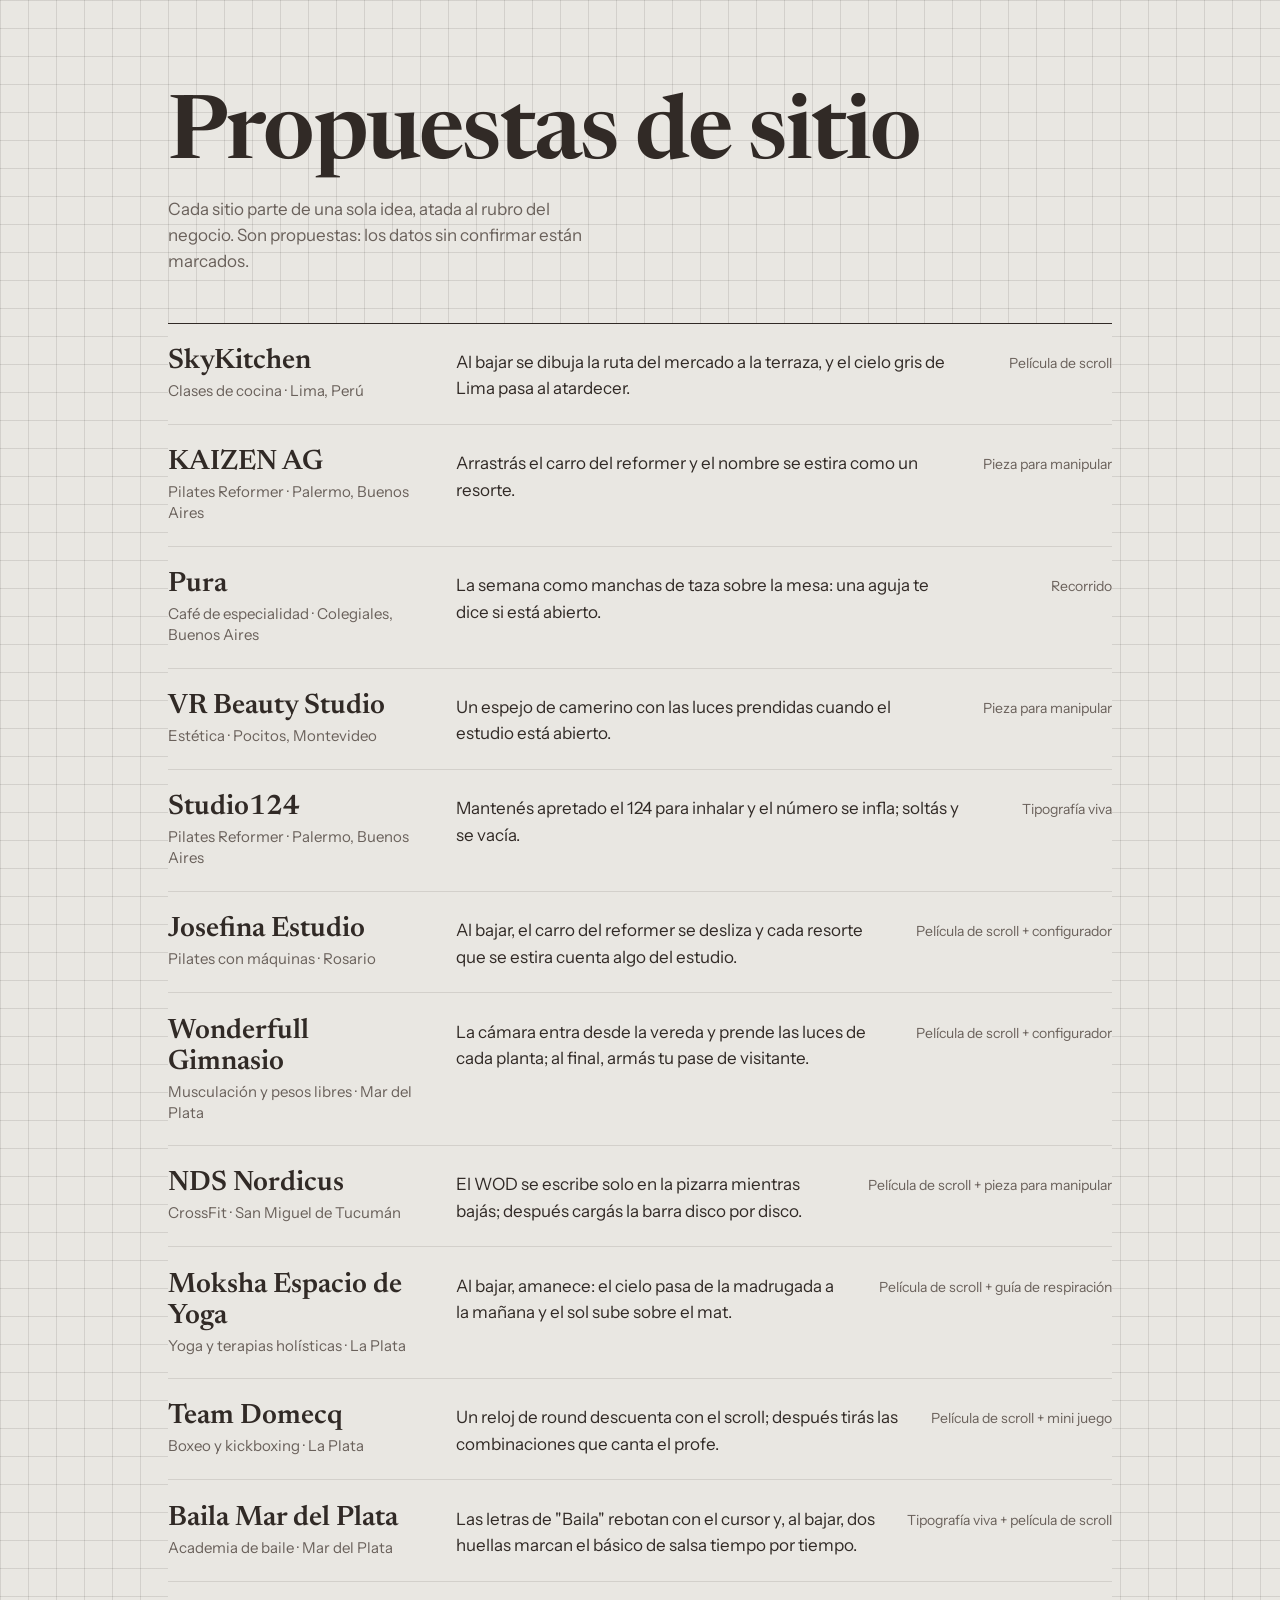
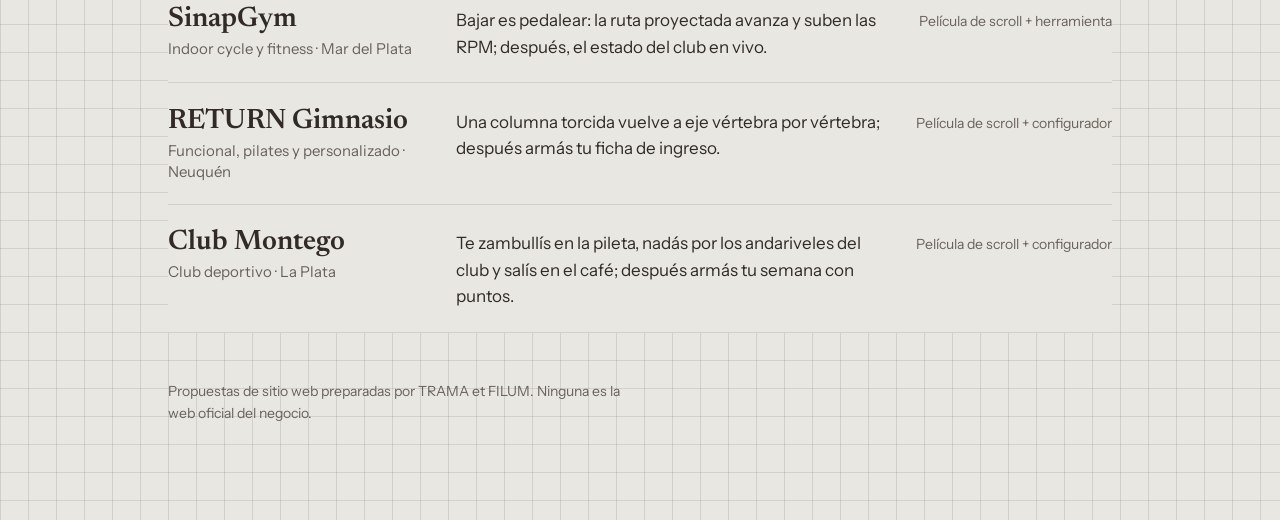
<file: index.html>
<!doctype html>
<html lang="es">
<head>
  <meta charset="utf-8">
  <meta name="viewport" content="width=device-width, initial-scale=1">
  <title>Propuestas — TRAMA et FILUM</title>
  <meta name="description" content="Propuestas de sitios web preparadas por TRAMA et FILUM para negocios de Argentina, Uruguay y Perú.">
  <meta name="robots" content="noindex">
  <meta name="color-scheme" content="light dark">
  <link rel="icon" href="data:image/svg+xml,%3Csvg xmlns='http://www.w3.org/2000/svg' viewBox='0 0 32 32'%3E%3Cpath d='M4 10h24M4 16h24M4 22h24M10 4v24M16 4v24M22 4v24' stroke='%23312a26' stroke-width='2'/%3E%3C/svg%3E">
  <link rel="preconnect" href="https://fonts.googleapis.com">
  <link rel="preconnect" href="https://fonts.gstatic.com" crossorigin>
  <link rel="stylesheet" href="https://fonts.googleapis.com/css2?family=Newsreader:opsz,wght@6..72,400;6..72,600&family=Instrument+Sans:wght@400;600&display=swap" media="print" onload="this.media='all'">
  <style>
    /* Trama y urdimbre: una grilla de hilos de fondo, cada propuesta como una fila del tejido. */
    :root { --fondo: #e9e7e2; --tinta: #312a26; --suave: #6a615b; --hilo: rgb(49 42 38 / .12); color-scheme: light dark; }
    @media (prefers-color-scheme: dark) { :root { --fondo: #191614; --tinta: #ece6df; --suave: #b3aaa2; --hilo: rgb(236 230 223 / .1); } }
    * { box-sizing: border-box; }
    body {
      margin: 0; color: var(--tinta); font: 400 1.0625rem/1.55 'Instrument Sans', system-ui, sans-serif;
      background-color: var(--fondo);
      background-image: linear-gradient(var(--hilo) 1px, transparent 1px), linear-gradient(90deg, var(--hilo) 1px, transparent 1px);
      background-size: 28px 28px;
    }
    main { max-width: 64rem; margin: 0 auto; padding: clamp(2.5rem, 8vw, 6rem) clamp(1rem, 4vw, 2.5rem); }
    h1 { font: 600 clamp(2.75rem, 9vw, 5.5rem)/.95 'Newsreader', Georgia, serif; margin: 0 0 1rem; letter-spacing: -.02em; }
    .intro { max-width: 40ch; color: var(--suave); margin: 0 0 3rem; }
    ol { list-style: none; margin: 0; padding: 0; border-top: 1.5px solid var(--tinta); }
    li { border-bottom: 1px solid var(--hilo); background: var(--fondo); }
    a {
      display: grid; gap: .25rem 2rem; padding: 1.4rem 0; color: inherit; text-decoration: none;
      grid-template-columns: 1fr;
    }
    @media (min-width: 760px) { a { grid-template-columns: 16rem 1fr auto; align-items: baseline; } }
    a:hover .nombre, a:focus-visible .nombre { text-decoration: underline; text-underline-offset: 5px; text-decoration-thickness: 1.5px; }
    a:focus-visible { outline: 3px solid var(--tinta); outline-offset: 4px; }
    .nombre { font: 600 1.75rem/1.1 'Newsreader', Georgia, serif; }
    .lugar { display: block; font: 400 .9375rem/1.4 'Instrument Sans', sans-serif; color: var(--suave); margin-top: .2rem; }
    .idea { color: var(--tinta); max-width: 46ch; }
    .tipo { font-size: .875rem; color: var(--suave); white-space: nowrap; }
    footer { margin-top: 3rem; font-size: .875rem; color: var(--suave); max-width: 52ch; }
  </style>
</head>
<body>
  <main>
    <h1>Propuestas de sitio</h1>
    <p class="intro">Cada sitio parte de una sola idea, atada al rubro del negocio. Son propuestas: los datos sin confirmar están marcados.</p>
    <ol>
      <li><a href="skykitchen/">
        <span class="nombre">SkyKitchen<span class="lugar">Clases de cocina · Lima, Perú</span></span>
        <span class="idea">Al bajar se dibuja la ruta del mercado a la terraza, y el cielo gris de Lima pasa al atardecer.</span>
        <span class="tipo">Película de scroll</span>
      </a></li>
      <li><a href="kaizen/">
        <span class="nombre">KAIZEN AG<span class="lugar">Pilates Reformer · Palermo, Buenos Aires</span></span>
        <span class="idea">Arrastrás el carro del reformer y el nombre se estira como un resorte.</span>
        <span class="tipo">Pieza para manipular</span>
      </a></li>
      <li><a href="pura/">
        <span class="nombre">Pura<span class="lugar">Café de especialidad · Colegiales, Buenos Aires</span></span>
        <span class="idea">La semana como manchas de taza sobre la mesa: una aguja te dice si está abierto.</span>
        <span class="tipo">Recorrido</span>
      </a></li>
      <li><a href="vr-beauty-studio/">
        <span class="nombre">VR Beauty Studio<span class="lugar">Estética · Pocitos, Montevideo</span></span>
        <span class="idea">Un espejo de camerino con las luces prendidas cuando el estudio está abierto.</span>
        <span class="tipo">Pieza para manipular</span>
      </a></li>
      <li><a href="studio124/">
        <span class="nombre">Studio124<span class="lugar">Pilates Reformer · Palermo, Buenos Aires</span></span>
        <span class="idea">Mantenés apretado el 124 para inhalar y el número se infla; soltás y se vacía.</span>
        <span class="tipo">Tipografía viva</span>
      </a></li>
      <li><a href="josefina-estudio/">
        <span class="nombre">Josefina Estudio<span class="lugar">Pilates con máquinas · Rosario</span></span>
        <span class="idea">Al bajar, el carro del reformer se desliza y cada resorte que se estira cuenta algo del estudio.</span>
        <span class="tipo">Película de scroll + configurador</span>
      </a></li>
      <li><a href="wonderfull-gimnasio/">
        <span class="nombre">Wonderfull Gimnasio<span class="lugar">Musculación y pesos libres · Mar del Plata</span></span>
        <span class="idea">La cámara entra desde la vereda y prende las luces de cada planta; al final, armás tu pase de visitante.</span>
        <span class="tipo">Película de scroll + configurador</span>
      </a></li>
      <li><a href="nds-nordicus/">
        <span class="nombre">NDS Nordicus<span class="lugar">CrossFit · San Miguel de Tucumán</span></span>
        <span class="idea">El WOD se escribe solo en la pizarra mientras bajás; después cargás la barra disco por disco.</span>
        <span class="tipo">Película de scroll + pieza para manipular</span>
      </a></li>
      <li><a href="moksha-yoga/">
        <span class="nombre">Moksha Espacio de Yoga<span class="lugar">Yoga y terapias holísticas · La Plata</span></span>
        <span class="idea">Al bajar, amanece: el cielo pasa de la madrugada a la mañana y el sol sube sobre el mat.</span>
        <span class="tipo">Película de scroll + guía de respiración</span>
      </a></li>
      <li><a href="team-domecq/">
        <span class="nombre">Team Domecq<span class="lugar">Boxeo y kickboxing · La Plata</span></span>
        <span class="idea">Un reloj de round descuenta con el scroll; después tirás las combinaciones que canta el profe.</span>
        <span class="tipo">Película de scroll + mini juego</span>
      </a></li>
      <li><a href="baila-mdp/">
        <span class="nombre">Baila Mar del Plata<span class="lugar">Academia de baile · Mar del Plata</span></span>
        <span class="idea">Las letras de "Baila" rebotan con el cursor y, al bajar, dos huellas marcan el básico de salsa tiempo por tiempo.</span>
        <span class="tipo">Tipografía viva + película de scroll</span>
      </a></li>
      <li><a href="sinapgym/">
        <span class="nombre">SinapGym<span class="lugar">Indoor cycle y fitness · Mar del Plata</span></span>
        <span class="idea">Bajar es pedalear: la ruta proyectada avanza y suben las RPM; después, el estado del club en vivo.</span>
        <span class="tipo">Película de scroll + herramienta</span>
      </a></li>
      <li><a href="return-gimnasio/">
        <span class="nombre">RETURN Gimnasio<span class="lugar">Funcional, pilates y personalizado · Neuquén</span></span>
        <span class="idea">Una columna torcida vuelve a eje vértebra por vértebra; después armás tu ficha de ingreso.</span>
        <span class="tipo">Película de scroll + configurador</span>
      </a></li>
      <li><a href="club-montego/">
        <span class="nombre">Club Montego<span class="lugar">Club deportivo · La Plata</span></span>
        <span class="idea">Te zambullís en la pileta, nadás por los andariveles del club y salís en el café; después armás tu semana con puntos.</span>
        <span class="tipo">Película de scroll + configurador</span>
      </a></li>
    </ol>
    <footer>Propuestas de sitio web preparadas por TRAMA et FILUM. Ninguna es la web oficial del negocio.</footer>
  </main>
</body>
</html>
</file>
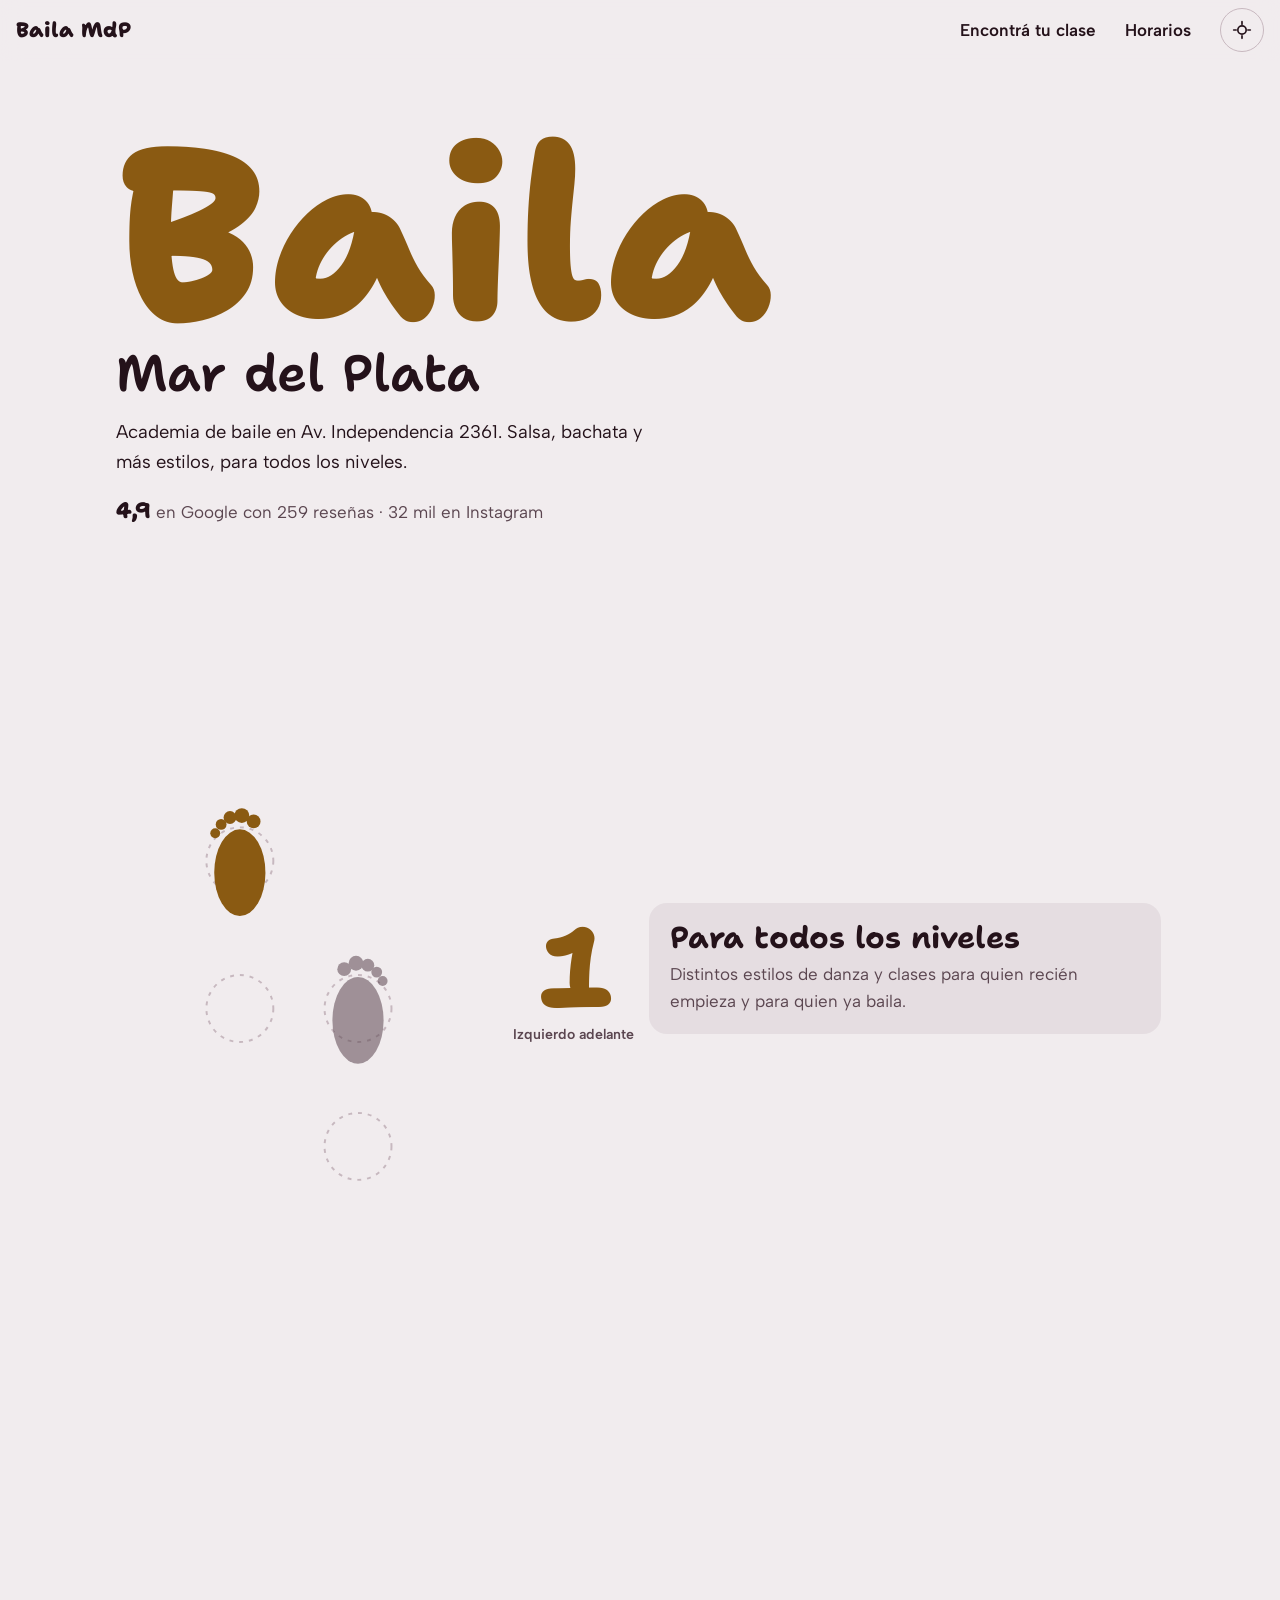
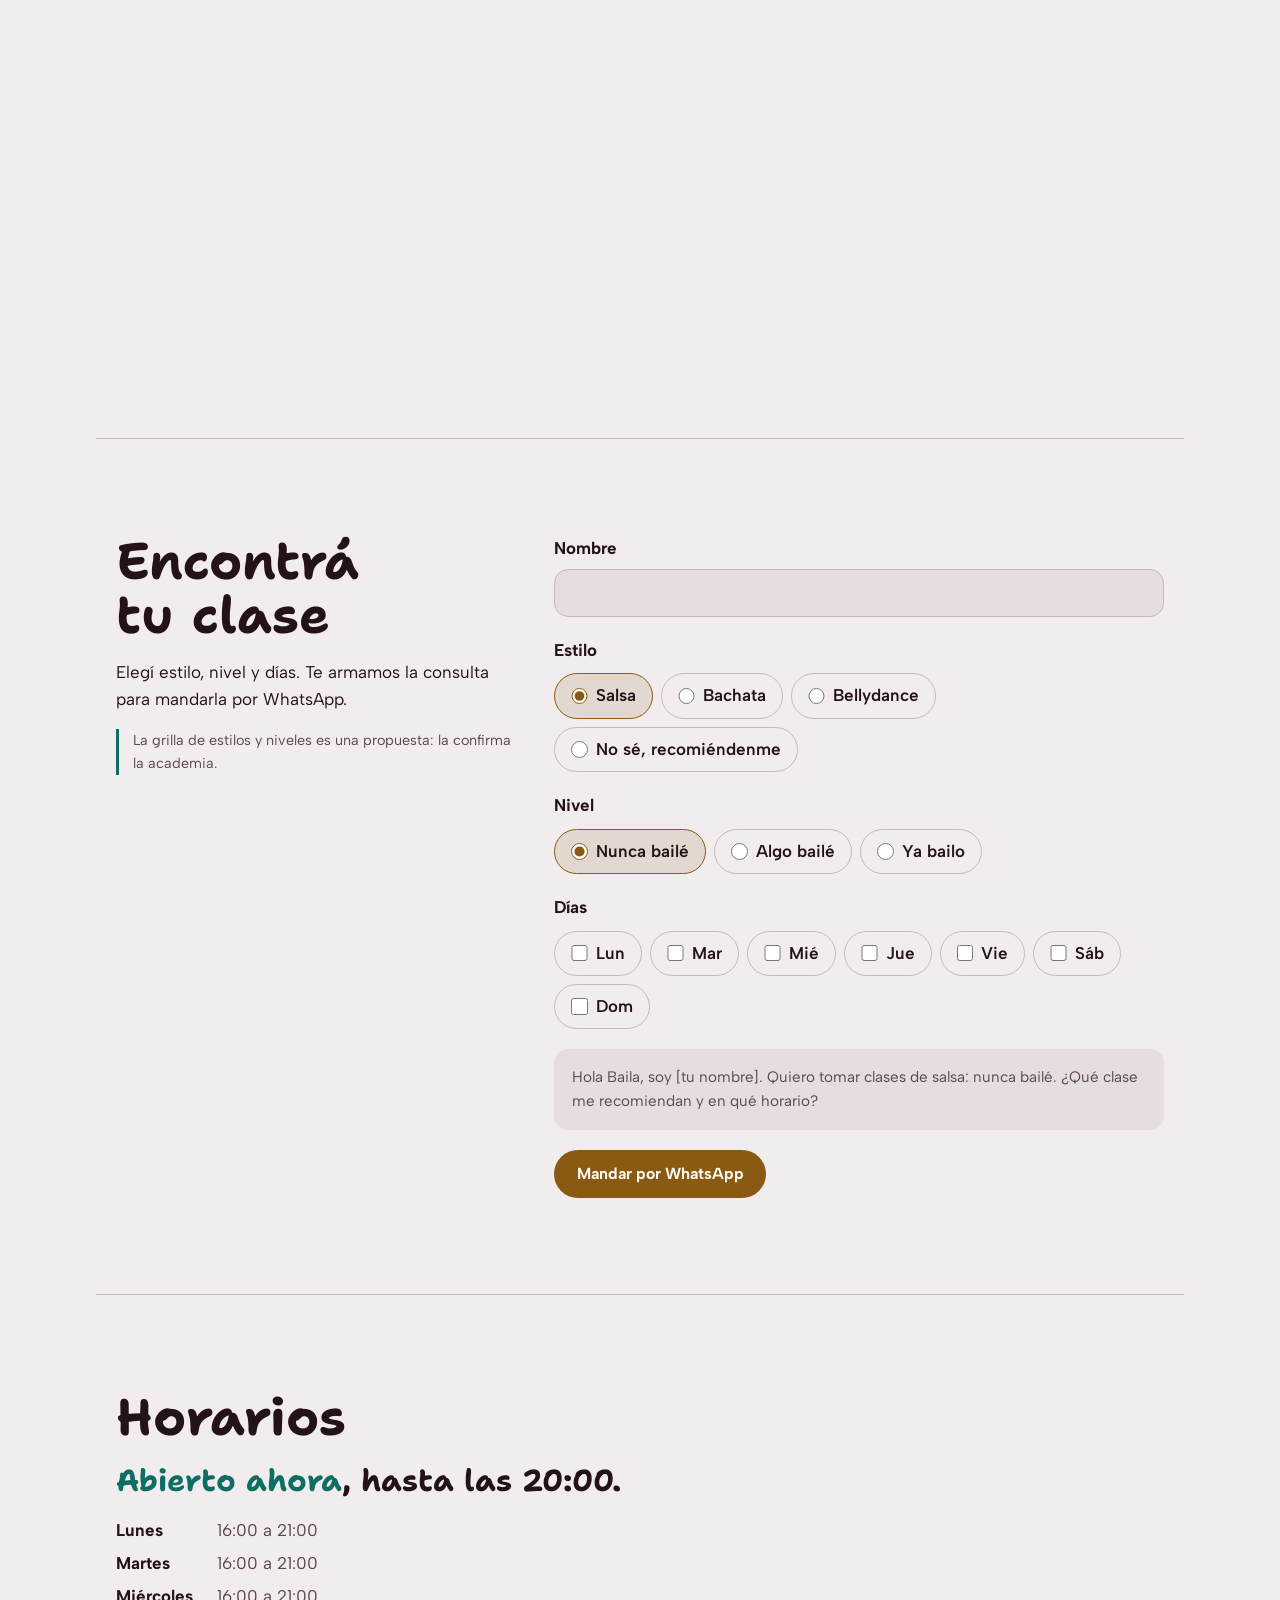
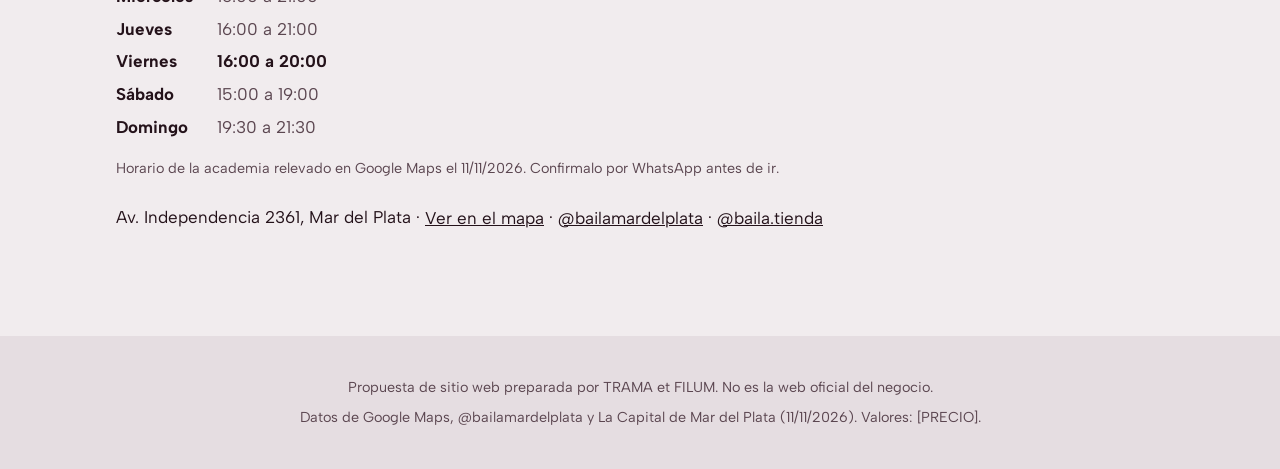
<file: baila-mdp/index.html>
<!doctype html>
<html lang="es">
<head>
  <meta charset="utf-8">
  <meta name="viewport" content="width=device-width, initial-scale=1, viewport-fit=cover">
  <title>Baila Mar del Plata — Academia de baile</title>
  <meta name="description" content="Academia de baile en Av. Independencia 2361, Mar del Plata. Salsa, bachata y más estilos para todos los niveles. Encontrá tu clase y consultá por WhatsApp.">
  <meta name="color-scheme" content="dark light">
  <meta name="theme-color" content="#1c0f14">
  <link rel="icon" href="data:image/svg+xml,%3Csvg xmlns='http://www.w3.org/2000/svg' viewBox='0 0 32 32'%3E%3Cellipse cx='11' cy='13' rx='5' ry='9' fill='%23e0a84a'/%3E%3Cellipse cx='21' cy='19' rx='5' ry='9' fill='%233fb7a6'/%3E%3C/svg%3E">
  <link rel="preconnect" href="https://fonts.googleapis.com">
  <link rel="preconnect" href="https://fonts.gstatic.com" crossorigin>
  <link rel="stylesheet" href="https://fonts.googleapis.com/css2?family=Shantell+Sans:ital,wght,BNCE,INFM@0,300..800,-100..100,0..100&family=Albert+Sans:wght@400..700&display=swap" media="print" onload="this.media='all'">
  <noscript><link rel="stylesheet" href="https://fonts.googleapis.com/css2?family=Shantell+Sans:ital,wght,BNCE,INFM@0,300..800,-100..100,0..100&family=Albert+Sans:wght@400..700&display=swap"></noscript>
  <script>if (!matchMedia('(prefers-reduced-motion: reduce)').matches) document.documentElement.classList.add('con-movimiento');</script>
  <script type="module" crossorigin src="./assets/index-BD1XG7i7.js"></script>
  <link rel="stylesheet" crossorigin href="./assets/index-DGFYfSg0.css">
</head>
<body>
  <a class="saltar" href="#contenido">Ir al contenido</a>
  <header class="barra">
    <a class="marca" href="#inicio">Baila MdP</a>
    <nav aria-label="Secciones">
      <a href="#clase">Encontrá tu clase</a>
      <a href="#horarios">Horarios</a>
    </nav>
    <button class="tema" type="button" aria-pressed="true" aria-label="Pasar a modo claro">
      <svg viewBox="0 0 24 24" aria-hidden="true"><circle cx="12" cy="12" r="5"/><path d="M12 2v3M12 19v3M2 12h3M19 12h3"/></svg>
    </button>
  </header>

  <main id="contenido">
    <section class="portada" id="inicio" aria-labelledby="titulo">
      <h1 id="titulo" class="afiche" aria-label="Baila Mar del Plata"><span class="letras" aria-hidden="true">Baila</span><span class="lugar" aria-hidden="true">Mar del Plata</span></h1>
      <p class="bajada">Academia de baile en Av. Independencia 2361. Salsa, bachata y más estilos, para todos los niveles.</p>
      <p class="nota-google"><strong>4,9</strong> en Google con 259 reseñas · 32 mil en Instagram</p>
    </section>

    <section class="pelicula" aria-labelledby="paso-t">
      <div class="escenario">
        <h2 id="paso-t" class="oculto">El paso básico, contado</h2>
        <div class="pista">
          <svg class="piso" viewBox="0 0 400 520" role="img" aria-labelledby="piso-t">
            <title id="piso-t">Huellas del paso básico de salsa: adelante en 1, 2 y 3; atrás en 5, 6 y 7</title>
            <defs>
              <g id="pie"><ellipse cx="0" cy="12" rx="26" ry="44"/><circle cx="-14" cy="-40" r="7"/><circle cx="-2" cy="-46" r="7.5"/><circle cx="10" cy="-44" r="6.5"/><circle cx="19" cy="-37" r="5.5"/><circle cx="25" cy="-28" r="5"/></g>
            </defs>
            <g class="marcas" aria-hidden="true">
              <circle cx="140" cy="140" r="34"/><circle cx="140" cy="290" r="34"/><circle cx="260" cy="290" r="34"/><circle cx="260" cy="430" r="34"/>
            </g>
            <use href="#pie" class="pisada izq" id="pie-izq" style="transform: translate(140px, 290px) scaleX(-1)"/>
            <use href="#pie" class="pisada der" id="pie-der" style="transform: translate(260px, 290px)"/>
          </svg>
          <div class="cuenta" aria-hidden="true"><span id="cuenta">1</span><small id="cuenta-t">Izquierdo adelante</small></div>
        </div>
        <ol class="tiempos">
          <li class="t" data-i="0"><h3>Para todos los niveles</h3><p>Distintos estilos de danza y clases para quien recién empieza y para quien ya baila.</p></li>
          <li class="t" data-i="1"><h3>Bailarines de podio</h3><p>Bailarines de la academia subieron al podio en siete categorías del Campeonato Nacional Euroson Latino de salsa y bachata.</p></li>
          <li class="t" data-i="2"><h3>Baila Company</h3><p>La academia tiene su propia compañía, una tienda de ropa de danza y canal de YouTube.</p></li>
          <li class="t" data-i="3"><h3>Una gran familia</h3><p>Es lo que más se repite en las reseñas: buena energía, un ambiente sano y la sensación de que te reciben como en casa.</p></li>
        </ol>
      </div>
    </section>

    <section class="clase" id="clase" aria-labelledby="clase-t">
      <div class="clase-texto">
        <h2 id="clase-t">Encontrá tu clase</h2>
        <p>Elegí estilo, nivel y días. Te armamos la consulta para mandarla por WhatsApp.</p>
        <p class="aviso">La grilla de estilos y niveles es una propuesta: la confirma la academia.</p>
      </div>
      <form class="form" id="form-clase">
        <label class="campo"><span>Nombre</span><input name="nombre" autocomplete="given-name" required></label>
        <fieldset>
          <legend>Estilo</legend>
          <div class="opciones">
            <label><input type="radio" name="estilo" value="salsa" checked> Salsa</label>
            <label><input type="radio" name="estilo" value="bachata"> Bachata</label>
            <label><input type="radio" name="estilo" value="bellydance"> Bellydance</label>
            <label><input type="radio" name="estilo" value="otro estilo (me recomiendan)"> No sé, recomiéndenme</label>
          </div>
        </fieldset>
        <fieldset>
          <legend>Nivel</legend>
          <div class="opciones">
            <label><input type="radio" name="nivel" value="nunca bailé" checked> Nunca bailé</label>
            <label><input type="radio" name="nivel" value="algo bailé"> Algo bailé</label>
            <label><input type="radio" name="nivel" value="ya bailo y quiero perfeccionar"> Ya bailo</label>
          </div>
        </fieldset>
        <fieldset>
          <legend>Días</legend>
          <div class="opciones">
            <label><input type="checkbox" name="dias" value="lunes"> Lun</label>
            <label><input type="checkbox" name="dias" value="martes"> Mar</label>
            <label><input type="checkbox" name="dias" value="miércoles"> Mié</label>
            <label><input type="checkbox" name="dias" value="jueves"> Jue</label>
            <label><input type="checkbox" name="dias" value="viernes"> Vie</label>
            <label><input type="checkbox" name="dias" value="sábado"> Sáb</label>
            <label><input type="checkbox" name="dias" value="domingo"> Dom</label>
          </div>
        </fieldset>
        <output class="vista-previa" id="vista-clase" aria-live="polite"></output>
        <button class="boton" type="submit">Mandar por WhatsApp</button>
      </form>
    </section>

    <section class="horarios" id="horarios" aria-labelledby="horarios-t">
      <h2 id="horarios-t">Horarios</h2>
      <p class="estado" id="estado" aria-live="polite"></p>
      <dl class="semana" id="semana"></dl>
      <p class="nota">Horario de la academia relevado en Google Maps el 11/11/2026. Confirmalo por WhatsApp antes de ir.</p>
      <address>Av. Independencia 2361, Mar del Plata ·
        <a href="https://www.google.com/maps/search/?api=1&query=Baila+Mar+del+Plata+Independencia+2361" target="_blank" rel="noopener">Ver en el mapa</a> ·
        <a href="https://www.instagram.com/bailamardelplata/" target="_blank" rel="noopener">@bailamardelplata</a> ·
        <a href="https://www.instagram.com/baila.tienda/" target="_blank" rel="noopener">@baila.tienda</a>
      </address>
    </section>
  </main>

  <footer class="pie">
    <p>Propuesta de sitio web preparada por TRAMA et FILUM. No es la web oficial del negocio.</p>
    <p>Datos de Google Maps, @bailamardelplata y La Capital de Mar del Plata (11/11/2026). Valores: [PRECIO].</p>
  </footer>
</body>
</html>
</file>
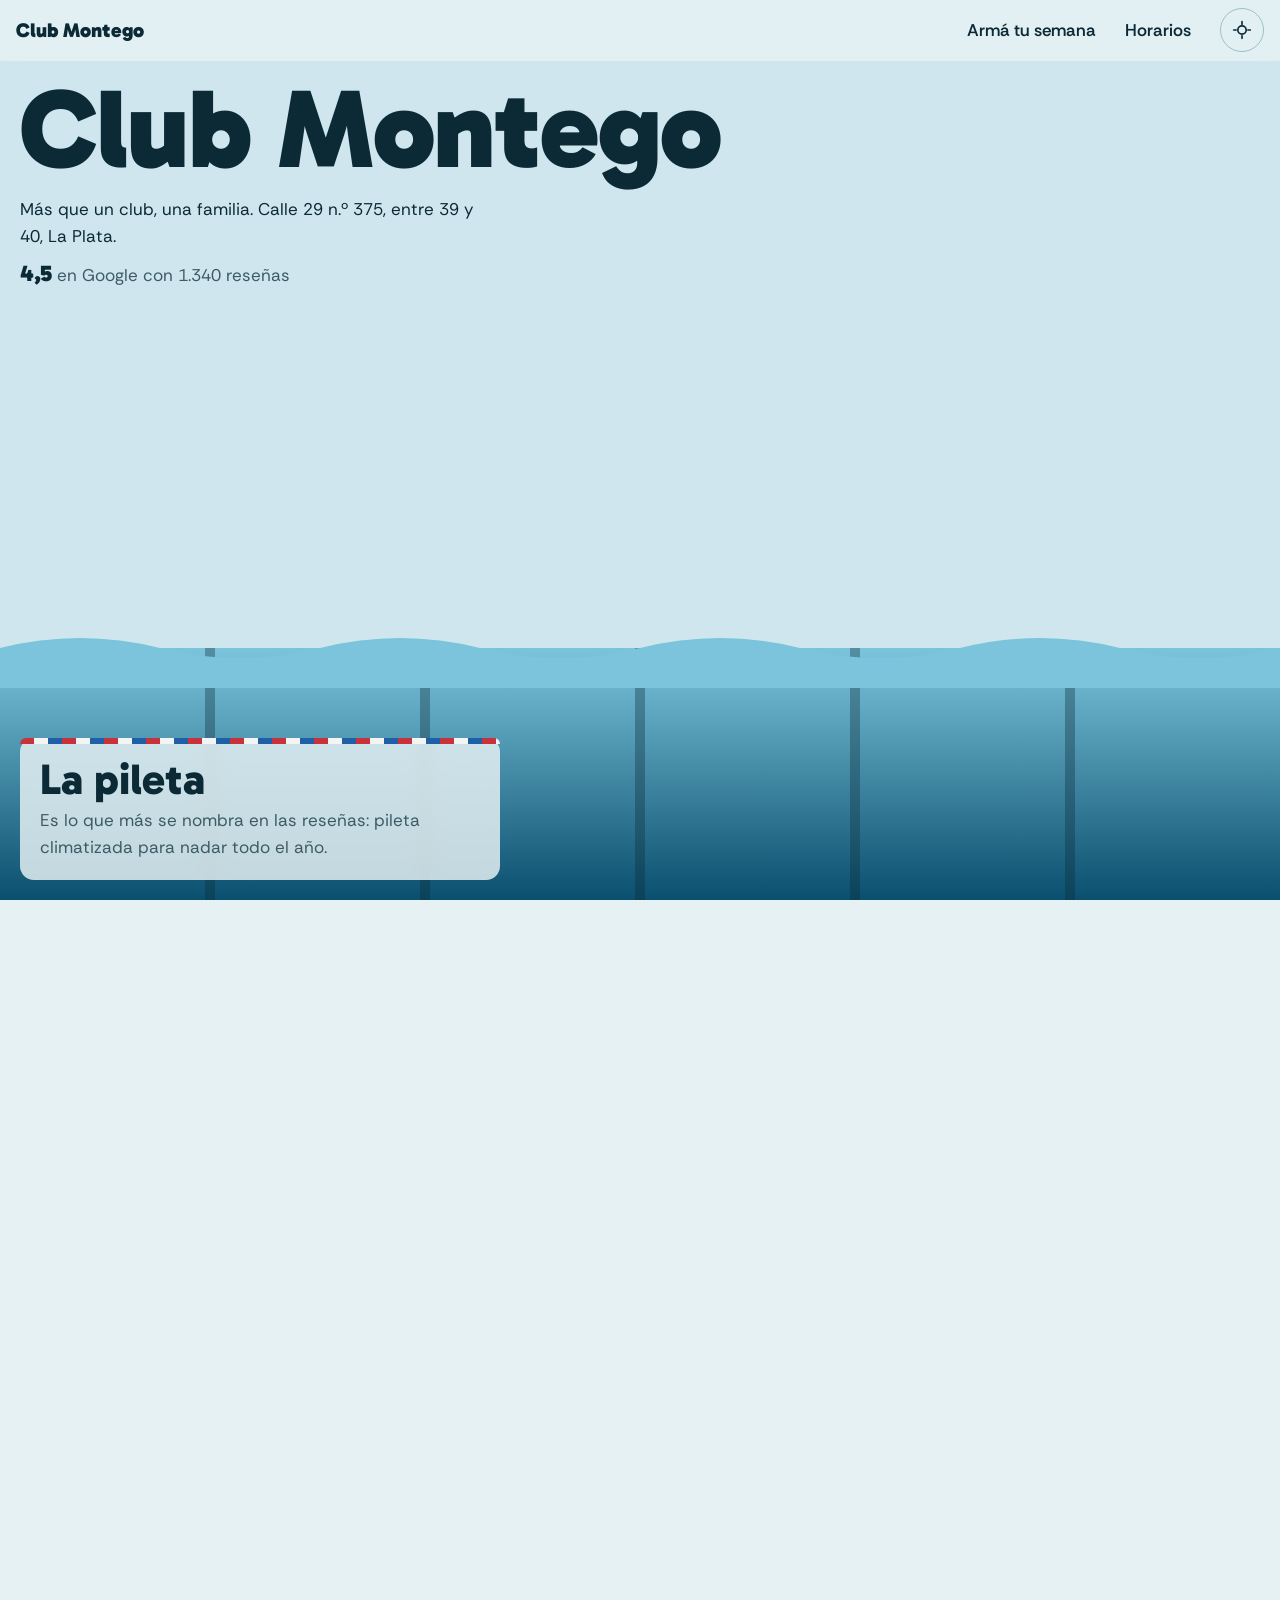
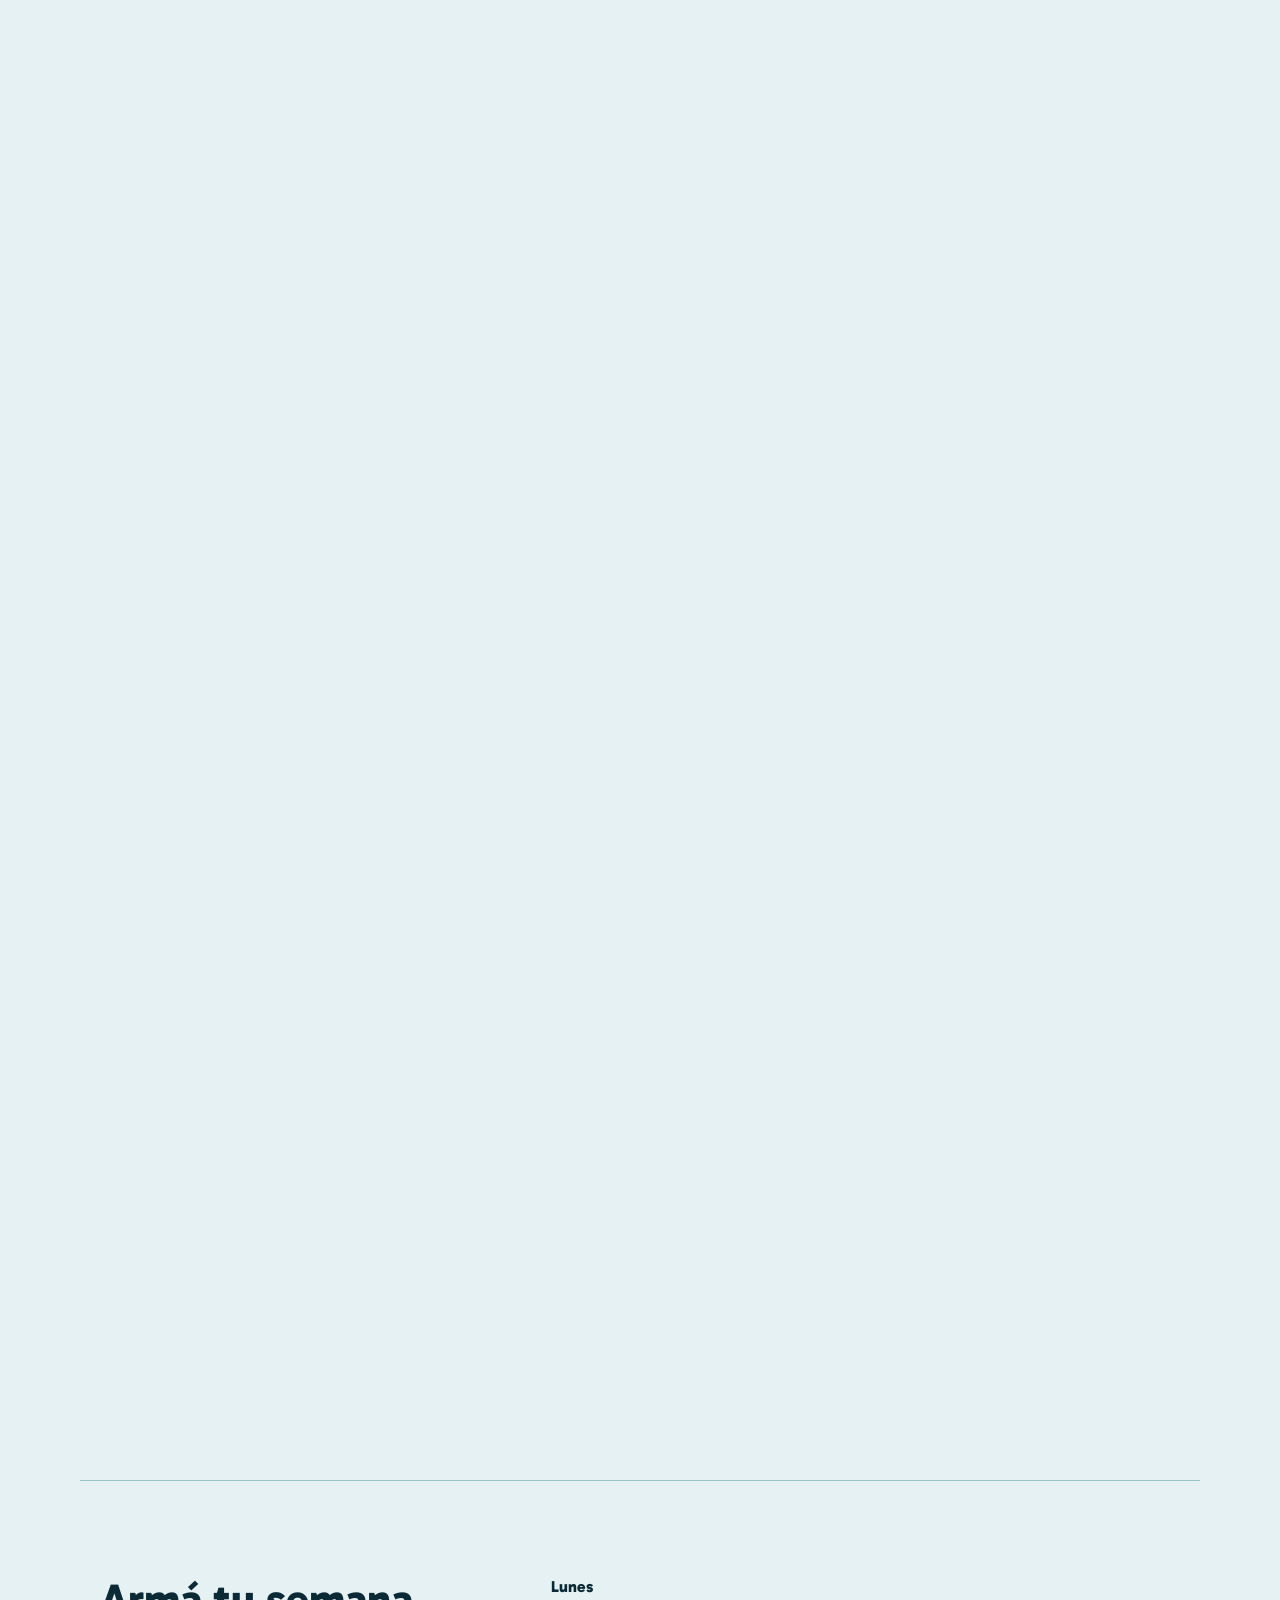
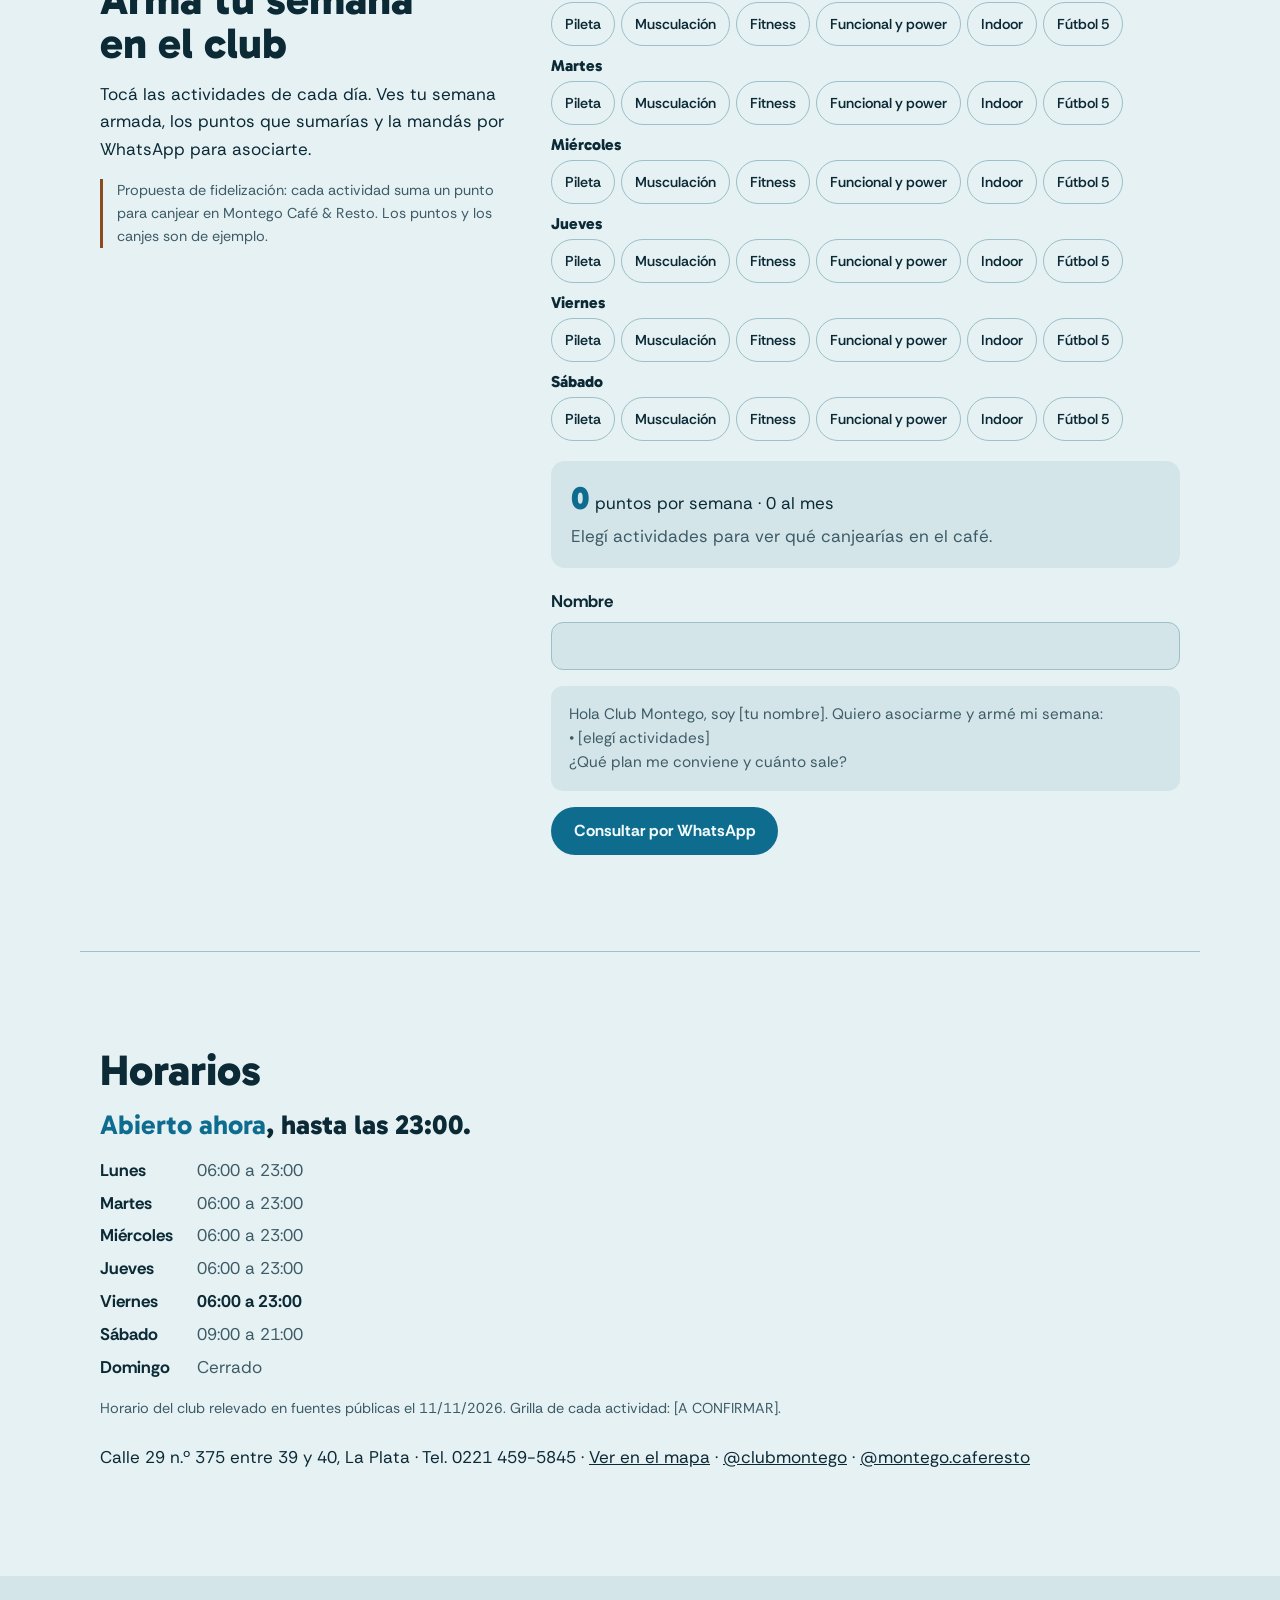
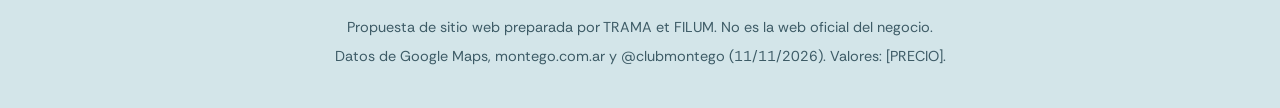
<file: club-montego/index.html>
<!doctype html>
<html lang="es">
<head>
  <meta charset="utf-8">
  <meta name="viewport" content="width=device-width, initial-scale=1, viewport-fit=cover">
  <title>Club Montego — Pileta, gimnasio y clases en La Plata</title>
  <meta name="description" content="Club Montego, calle 29 n.º 375 entre 39 y 40, La Plata. Pileta climatizada, musculación, fitness, funcional y power, indoor cycling y Montego Café & Resto. Armá tu semana en el club.">
  <meta name="color-scheme" content="light dark">
  <meta name="theme-color" content="#e6f1f3" media="(prefers-color-scheme: light)">
  <meta name="theme-color" content="#071b24" media="(prefers-color-scheme: dark)">
  <link rel="icon" href="data:image/svg+xml,%3Csvg xmlns='http://www.w3.org/2000/svg' viewBox='0 0 32 32'%3E%3Crect width='32' height='32' rx='7' fill='%230e6c8f'/%3E%3Cpath d='M4 12h24M4 20h24' stroke='%23fff' stroke-width='2.5' stroke-dasharray='3 3'/%3E%3C/svg%3E">
  <link rel="preconnect" href="https://fonts.googleapis.com">
  <link rel="preconnect" href="https://fonts.gstatic.com" crossorigin>
  <link rel="stylesheet" href="https://fonts.googleapis.com/css2?family=Gabarito:wght@500..900&family=Rethink+Sans:wght@400..700&display=swap" media="print" onload="this.media='all'">
  <noscript><link rel="stylesheet" href="https://fonts.googleapis.com/css2?family=Gabarito:wght@500..900&family=Rethink+Sans:wght@400..700&display=swap"></noscript>
  <script>if (!matchMedia('(prefers-reduced-motion: reduce)').matches) document.documentElement.classList.add('con-movimiento');</script>
  <script type="module" crossorigin src="./assets/index-BhfKkVkv.js"></script>
  <link rel="stylesheet" crossorigin href="./assets/index-Biclg7Z2.css">
</head>
<body>
  <a class="saltar" href="#contenido">Ir al contenido</a>
  <header class="barra">
    <a class="marca" href="#inicio">Club Montego</a>
    <nav aria-label="Secciones">
      <a href="#semana-club">Armá tu semana</a>
      <a href="#horarios">Horarios</a>
    </nav>
    <button class="tema" type="button" aria-pressed="false" aria-label="Pasar a modo oscuro">
      <svg viewBox="0 0 24 24" aria-hidden="true"><circle cx="12" cy="12" r="5"/><path d="M12 2v3M12 19v3M2 12h3M19 12h3"/></svg>
    </button>
  </header>

  <main id="contenido">
    <section class="pelicula" id="inicio" aria-labelledby="titulo">
      <div class="escenario">
        <div class="pileta" aria-hidden="true">
          <div class="agua"></div>
          <div class="fondo-pileta"><span></span><span></span><span></span><span></span><span></span></div>
          <div class="burbujas"></div>
          <svg class="superficie" viewBox="0 0 1200 80" preserveAspectRatio="none"><path d="M0 40 Q 75 20 150 40 T 300 40 T 450 40 T 600 40 T 750 40 T 900 40 T 1050 40 T 1200 40 V80 H0 Z"/></svg>
        </div>
        <div class="capa">
          <div class="cabecera">
            <h1 id="titulo">Club Montego</h1>
            <p>Más que un club, una familia. Calle 29 n.º 375, entre 39 y 40, La Plata.</p>
            <p class="nota-google"><strong>4,5</strong> en Google con 1.340 reseñas</p>
          </div>
          <ol class="andariveles">
            <li class="andarivel" data-i="0"><h2>La pileta</h2><p>Es lo que más se nombra en las reseñas: pileta climatizada para nadar todo el año.</p></li>
            <li class="andarivel" data-i="1"><h2>Musculación y fitness</h2><p>Máquinas nuevas, cuidadas y que funcionan, más clases de fitness.</p></li>
            <li class="andarivel" data-i="2"><h2>Funcional y power</h2><p>Entrenamiento funcional y power, con instructores atentos.</p></li>
            <li class="andarivel" data-i="3"><h2>Indoor cycling y fútbol 5</h2><p>Una sala de indoor cycling y cancha de fútbol 5 en el mismo club.</p></li>
            <li class="andarivel" data-i="4"><h2>Y después, al café</h2><p>Montego Café &amp; Resto, dentro del club: 4,5 en Google con 224 reseñas.</p><a class="boton" href="#semana-club">Armá tu semana</a></li>
          </ol>
        </div>
      </div>
    </section>

    <section class="semana-club" id="semana-club" aria-labelledby="semana-t">
      <div class="semana-texto">
        <h2 id="semana-t">Armá tu semana en el club</h2>
        <p>Tocá las actividades de cada día. Ves tu semana armada, los puntos que sumarías y la mandás por WhatsApp para asociarte.</p>
        <p class="aviso">Propuesta de fidelización: cada actividad suma un punto para canjear en Montego Café &amp; Resto. Los puntos y los canjes son de ejemplo.</p>
      </div>
      <div class="planilla">
        <div class="tabla-semana" id="tabla" role="group" aria-label="Actividades por día"></div>
        <div class="resumen">
          <p class="puntos"><strong id="puntos">0</strong> puntos por semana · <span id="mes">0</span> al mes</p>
          <p class="canje" id="canje">Elegí actividades para ver qué canjearías en el café.</p>
        </div>
        <form class="form" id="form-semana">
          <label class="campo"><span>Nombre</span><input name="nombre" autocomplete="given-name" required></label>
          <output class="vista-previa" id="vista-semana" aria-live="polite"></output>
          <button class="boton" type="submit">Consultar por WhatsApp</button>
        </form>
      </div>
    </section>

    <section class="horarios" id="horarios" aria-labelledby="horarios-t">
      <h2 id="horarios-t">Horarios</h2>
      <p class="estado" id="estado" aria-live="polite"></p>
      <dl class="semana" id="semana"></dl>
      <p class="nota">Horario del club relevado en fuentes públicas el 11/11/2026. Grilla de cada actividad: [A CONFIRMAR].</p>
      <address>Calle 29 n.º 375 entre 39 y 40, La Plata · Tel. 0221 459-5845 ·
        <a href="https://www.google.com/maps/search/?api=1&query=Club+Montego+29+375+La+Plata" target="_blank" rel="noopener">Ver en el mapa</a> ·
        <a href="https://www.instagram.com/clubmontego/" target="_blank" rel="noopener">@clubmontego</a> ·
        <a href="https://www.instagram.com/montego.caferesto/" target="_blank" rel="noopener">@montego.caferesto</a>
      </address>
    </section>
  </main>

  <footer class="pie">
    <p>Propuesta de sitio web preparada por TRAMA et FILUM. No es la web oficial del negocio.</p>
    <p>Datos de Google Maps, montego.com.ar y @clubmontego (11/11/2026). Valores: [PRECIO].</p>
  </footer>
</body>
</html>
</file>
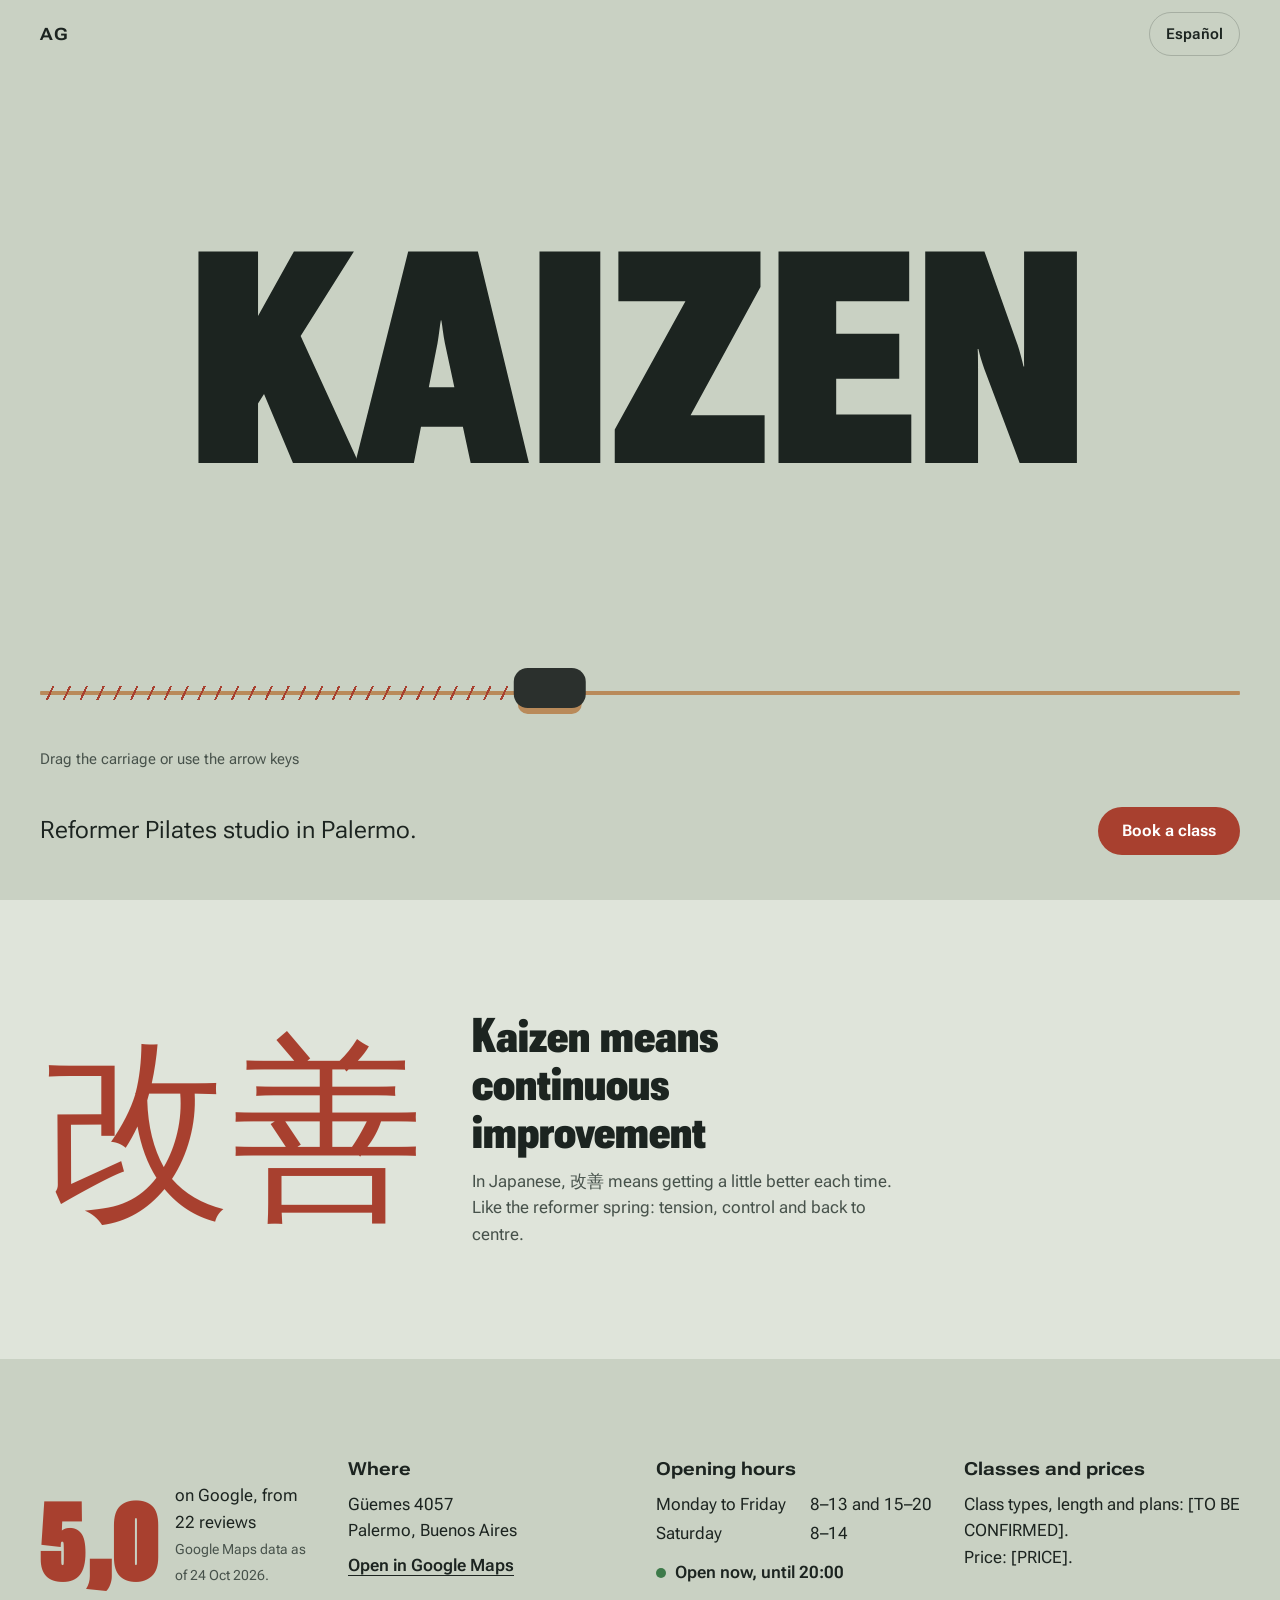
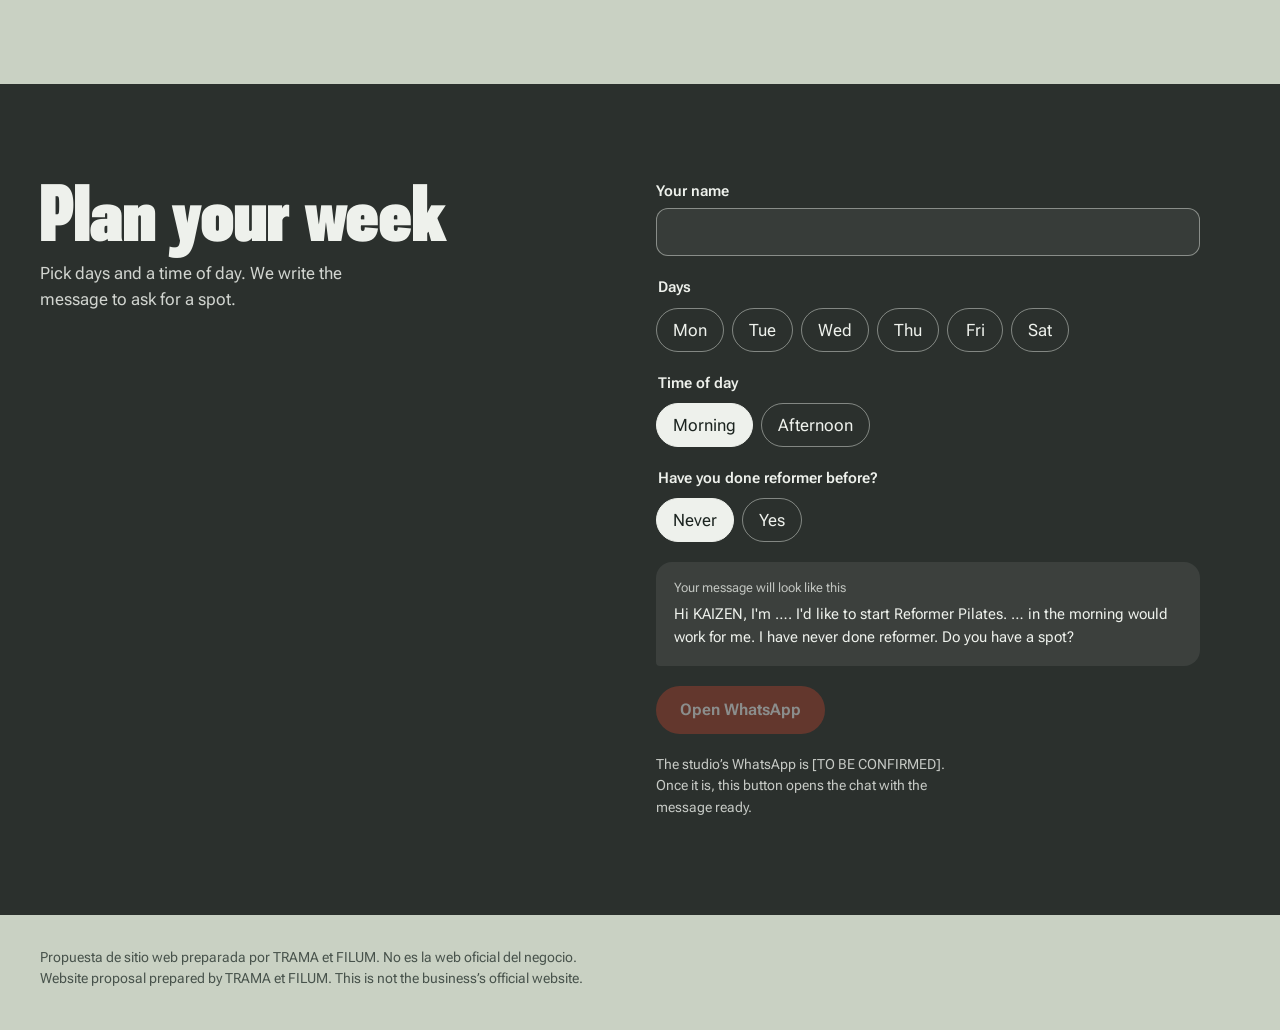
<file: kaizen/index.html>
<!doctype html>
<html lang="es">
<head>
  <meta charset="utf-8">
  <meta name="viewport" content="width=device-width, initial-scale=1">
  <title data-i18n="titulo">KAIZEN AG — Studio Pilates Reformer en Palermo, Buenos Aires</title>
  <meta name="description" data-i18n-attr="content:descripcion" content="Studio de Pilates Reformer en Güemes 4057, Palermo, Buenos Aires.">
  <meta name="color-scheme" content="light dark">
  <meta name="theme-color" content="#c9d1c3" media="(prefers-color-scheme: light)">
  <meta name="theme-color" content="#141915" media="(prefers-color-scheme: dark)">
  <link rel="icon" href="data:image/svg+xml,%3Csvg xmlns='http://www.w3.org/2000/svg' viewBox='0 0 32 32'%3E%3Crect x='3' y='13' width='26' height='6' rx='3' fill='%23a8402f'/%3E%3C/svg%3E">
  <link rel="preconnect" href="https://fonts.googleapis.com">
  <link rel="preconnect" href="https://fonts.gstatic.com" crossorigin>
  <link rel="stylesheet" href="https://fonts.googleapis.com/css2?family=Roboto+Flex:opsz,wdth,wght@8..144,25..151,300..900&display=swap" media="print" onload="this.media='all'">
  <noscript><link rel="stylesheet" href="https://fonts.googleapis.com/css2?family=Roboto+Flex:opsz,wdth,wght@8..144,25..151,300..900&display=swap"></noscript>
  <script type="module" crossorigin src="./assets/index-CFN0Bqho.js"></script>
  <link rel="stylesheet" crossorigin href="./assets/index-BkAZ7VmI.css">
</head>
<body>
  <header class="barra">
    <span class="sigla">AG</span>
    <button class="idioma" type="button" data-i18n="idiomaOtro" data-i18n-attr="aria-label:idiomaOtroLabel">English</button>
  </header>

  <main>
    <section class="portada" aria-labelledby="nombre">
      <h1 id="nombre" class="nombre" aria-label="KAIZEN"><span aria-hidden="true">K</span><span aria-hidden="true">A</span><span aria-hidden="true">I</span><span aria-hidden="true">Z</span><span aria-hidden="true">E</span><span aria-hidden="true">N</span></h1>

      <div class="reformer">
        <div class="riel" aria-hidden="true">
          <span class="resorte"></span>
        </div>
        <div class="carro" role="slider" tabindex="0" aria-valuemin="0" aria-valuemax="100" aria-valuenow="0"
             data-i18n-attr="aria-label:carro" aria-label="Carro del reformer">
          <span class="carro-tapa" aria-hidden="true"></span>
        </div>
        <p class="pista"><span data-i18n="pista">Arrastrá el carro</span> <span class="pista-teclado" data-i18n="pistaTeclado">o usá las flechas</span></p>
      </div>

      <div class="pie-portada">
        <p class="bajada" data-i18n="bajada">Studio de Pilates Reformer en Palermo.</p>
        <a class="boton" href="#reserva" data-i18n="reservar">Reservá tu clase</a>
      </div>
    </section>

    <section class="kaizen" aria-labelledby="kaizen-t">
      <p class="kanji" lang="ja" aria-hidden="true">改善</p>
      <div>
        <h2 id="kaizen-t" data-i18n="kaizenT">Kaizen quiere decir mejora continua</h2>
        <p data-i18n="kaizenP"></p>
      </div>
    </section>

    <section class="datos" aria-label="Datos">
      <div class="dato dato-nota">
        <p class="nota-grande">5,0</p>
        <p><span data-i18n="resenas">en Google, con 22 reseñas</span><br><small data-i18n="resenasNota"></small></p>
      </div>
      <div class="dato">
        <h2 data-i18n="dondeT">Dónde</h2>
        <p data-i18n="direccion">Güemes 4057<br>Palermo, Buenos Aires</p>
        <a class="enlace" href="https://www.google.com/maps/search/?api=1&query=KAIZEN%20AG%20Studio%20Pilates%20Reformer&query_place_id=ChIJm37HdQC1vJURycGOSV7eCjY" target="_blank" rel="noopener" data-i18n="abrirMapa">Abrir en Google Maps</a>
      </div>
      <div class="dato">
        <h2 data-i18n="horarioT">Horario</h2>
        <dl class="horario">
          <dt data-i18n="lunVie">Lunes a viernes</dt><dd data-i18n="lunVieH">8 a 13 y 15 a 20</dd>
          <dt data-i18n="sab">Sábado</dt><dd data-i18n="sabH">8 a 14</dd>
        </dl>
        <p class="estado" aria-live="polite"></p>
      </div>
      <div class="dato">
        <h2 data-i18n="clasesT">Clases y precios</h2>
        <p data-i18n="clasesP"></p>
      </div>
    </section>

    <section id="reserva" class="reserva" aria-labelledby="reserva-t">
      <div>
        <h2 id="reserva-t" data-i18n="reservaT">Armá tu semana</h2>
        <p data-i18n="reservaP"></p>
      </div>
      <form class="formulario">
        <label>
          <span data-i18n="fNombre">Tu nombre</span>
          <input name="nombre" autocomplete="given-name" required>
        </label>
        <fieldset class="opciones dias">
          <legend data-i18n="fDias">Días</legend>
        </fieldset>
        <fieldset class="opciones">
          <legend data-i18n="fTurno">Turno</legend>
          <label class="ficha"><input type="radio" name="turno" value="manana" checked><span data-i18n="fManana">Mañana</span></label>
          <label class="ficha"><input type="radio" name="turno" value="tarde"><span data-i18n="fTarde">Tarde</span></label>
        </fieldset>
        <fieldset class="opciones">
          <legend data-i18n="fNivel">¿Hiciste reformer antes?</legend>
          <label class="ficha"><input type="radio" name="nivel" value="no" checked><span data-i18n="fNivelNo">Nunca</span></label>
          <label class="ficha"><input type="radio" name="nivel" value="si"><span data-i18n="fNivelSi">Sí</span></label>
        </fieldset>
        <div class="vista">
          <p class="vista-t" data-i18n="fVista">Así va a quedar tu mensaje</p>
          <p class="vista-msg" aria-live="polite"></p>
        </div>
        <button class="boton" type="submit" data-i18n="fEnviar">Abrir WhatsApp</button>
        <p class="sin-numero" data-i18n="fSinNumero" hidden></p>
      </form>
    </section>
  </main>

  <footer class="pie">
    <p>Propuesta de sitio web preparada por TRAMA et FILUM. No es la web oficial del negocio.</p>
    <p class="pie-en" lang="en" hidden data-i18n="pie"></p>
  </footer>

</body>
</html>
</file>
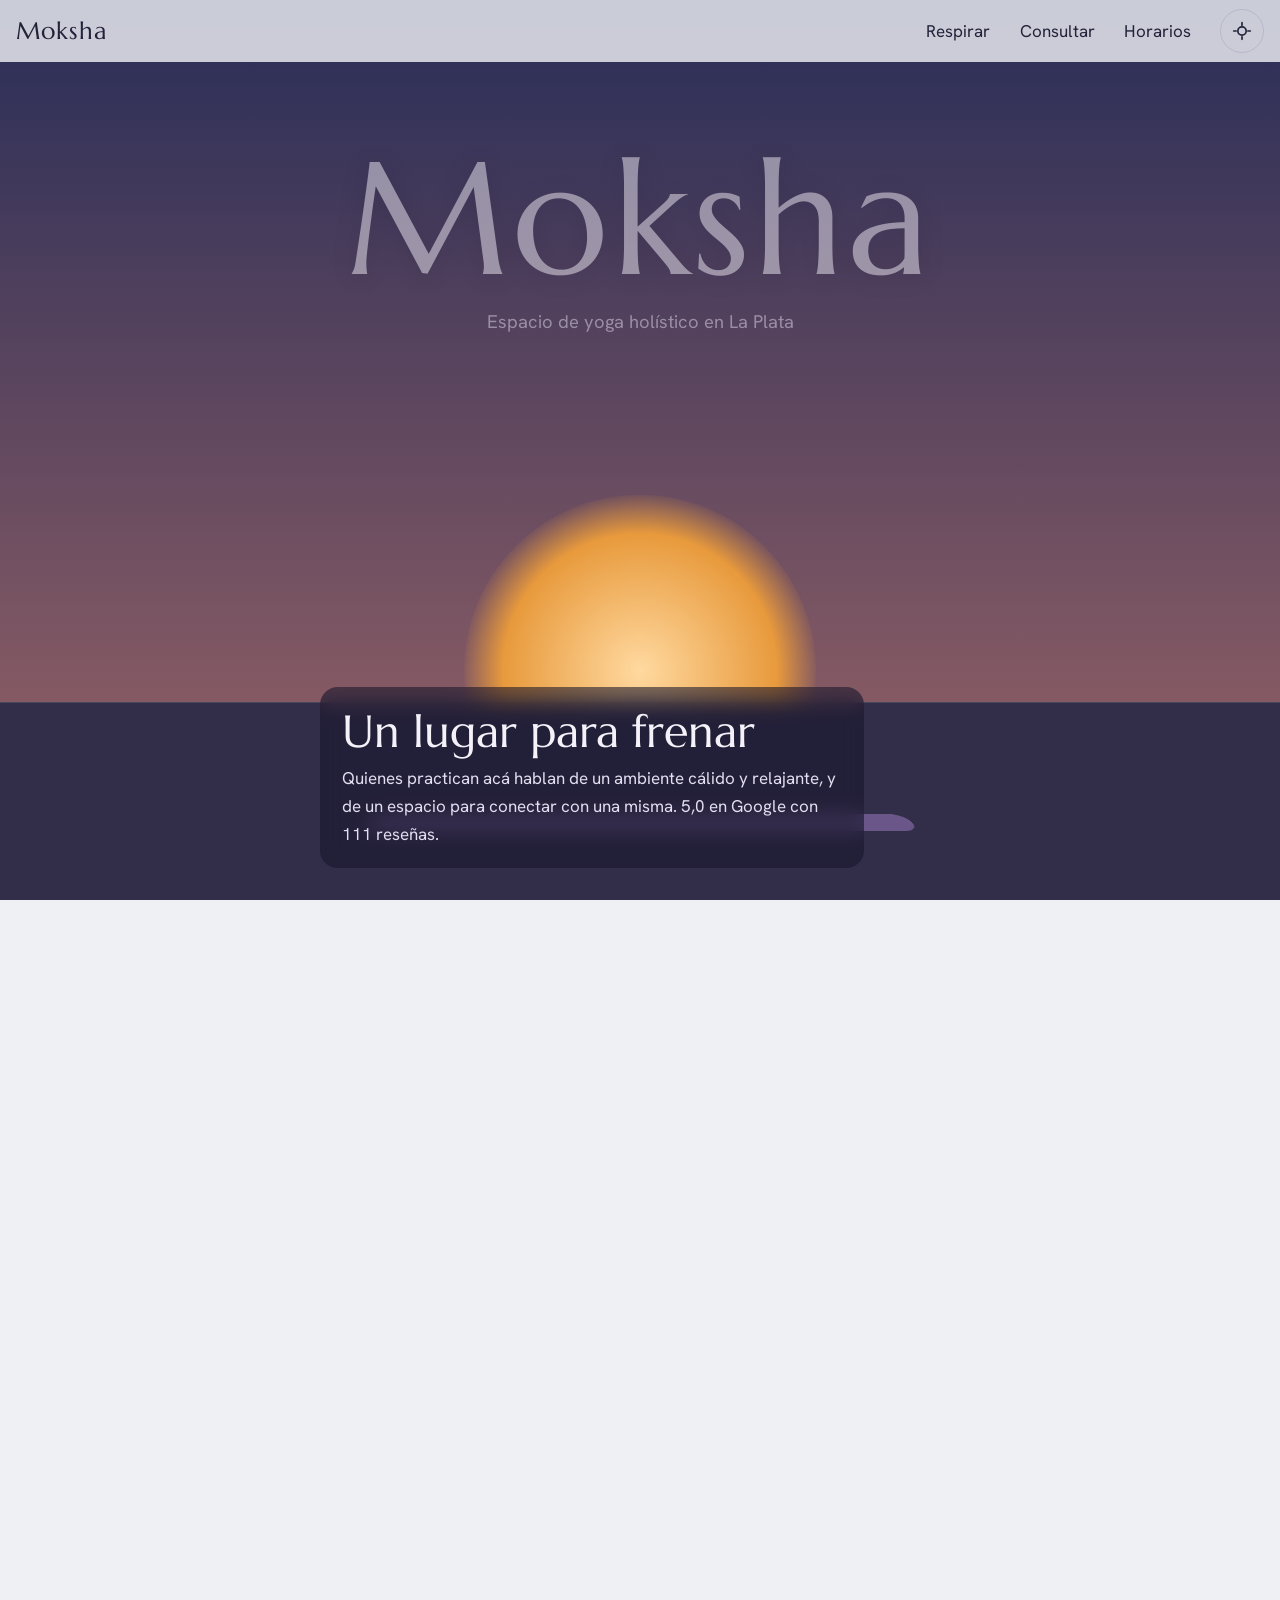
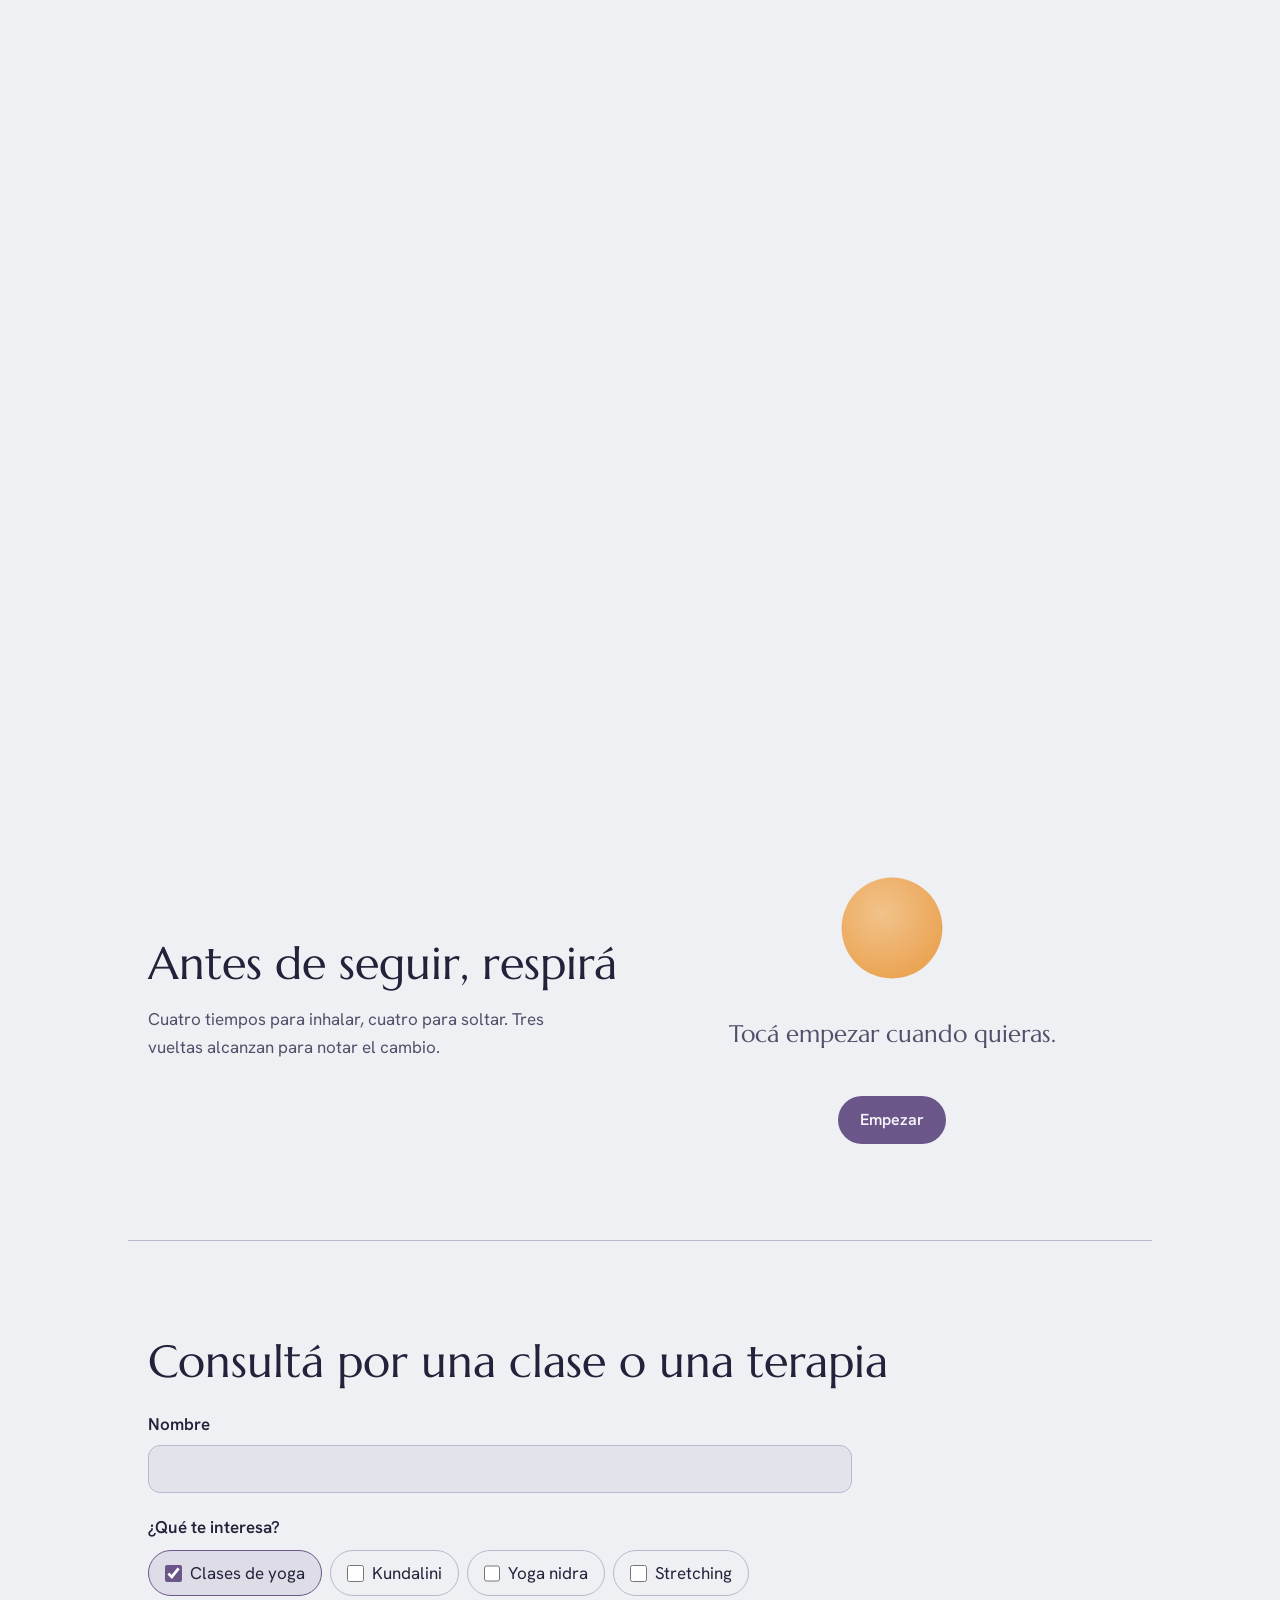
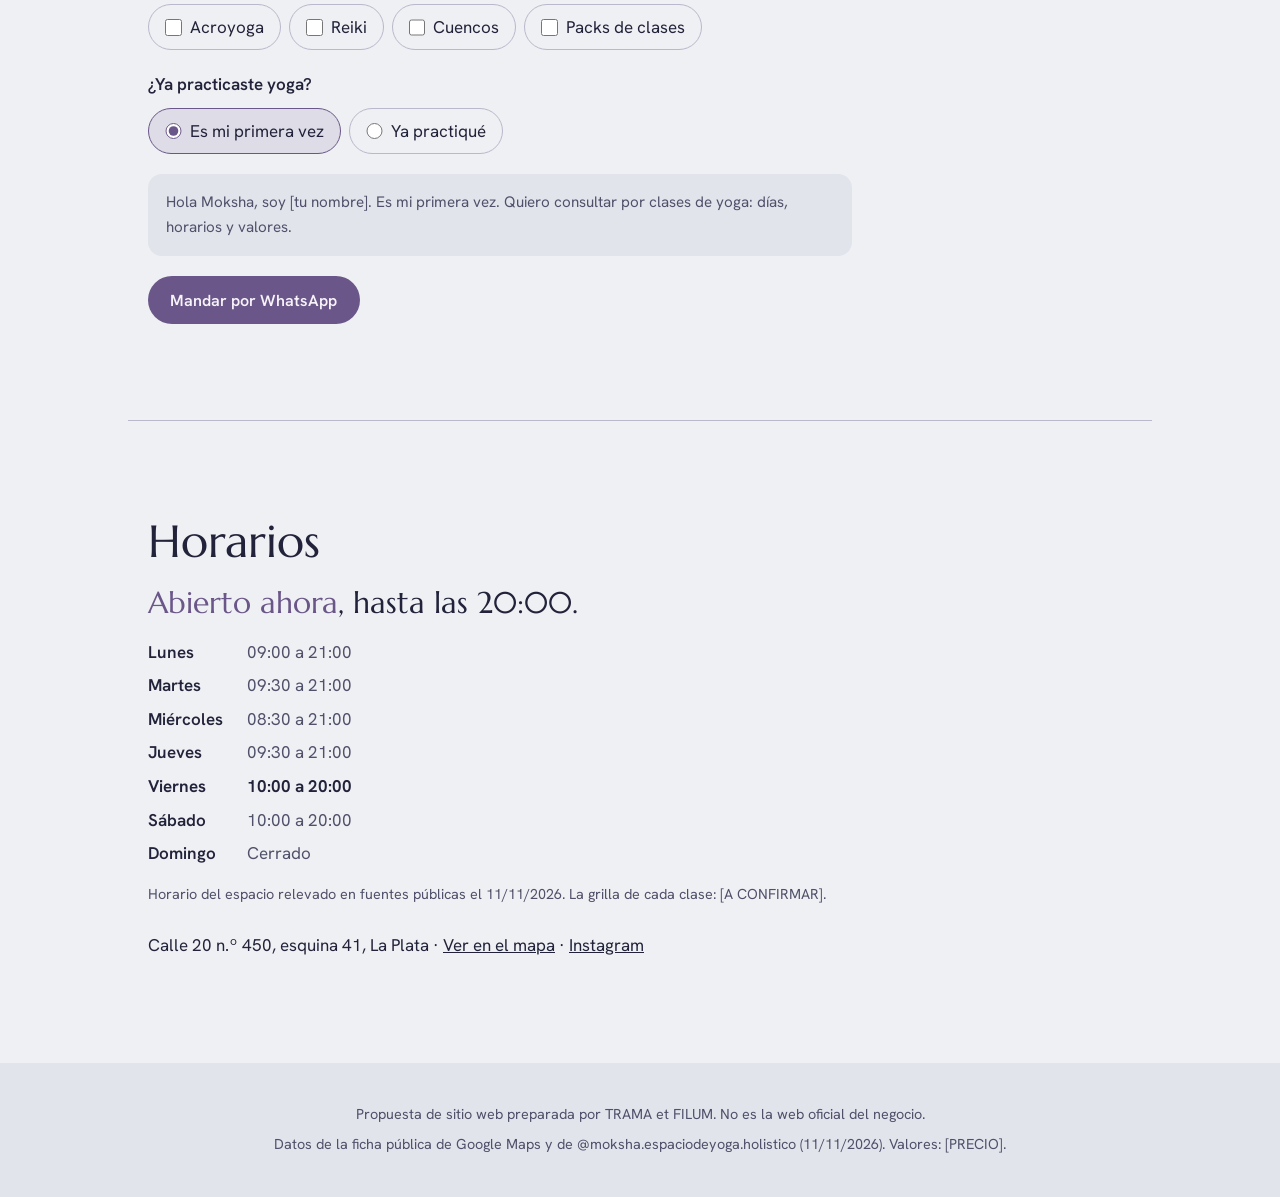
<file: moksha-yoga/index.html>
<!doctype html>
<html lang="es">
<head>
  <meta charset="utf-8">
  <meta name="viewport" content="width=device-width, initial-scale=1, viewport-fit=cover">
  <title>Moksha Espacio de Yoga — La Plata</title>
  <meta name="description" content="Espacio de yoga y terapias holísticas en calle 20 n.º 450, esquina 41, La Plata. Kundalini, yoga nidra, stretching, acroyoga, reiki y armonización con cuencos.">
  <meta name="color-scheme" content="light dark">
  <meta name="theme-color" content="#1d1b33">
  <link rel="icon" href="data:image/svg+xml,%3Csvg xmlns='http://www.w3.org/2000/svg' viewBox='0 0 32 32'%3E%3Ccircle cx='16' cy='18' r='9' fill='%23e89a3c'/%3E%3Crect x='2' y='20' width='28' height='3' rx='1.5' fill='%2322223a'/%3E%3C/svg%3E">
  <link rel="preconnect" href="https://fonts.googleapis.com">
  <link rel="preconnect" href="https://fonts.gstatic.com" crossorigin>
  <link rel="stylesheet" href="https://fonts.googleapis.com/css2?family=Marcellus&family=Hanken+Grotesk:wght@400..650&display=swap" media="print" onload="this.media='all'">
  <noscript><link rel="stylesheet" href="https://fonts.googleapis.com/css2?family=Marcellus&family=Hanken+Grotesk:wght@400..650&display=swap"></noscript>
  <script>if (!matchMedia('(prefers-reduced-motion: reduce)').matches) document.documentElement.classList.add('con-movimiento');</script>
  <script type="module" crossorigin src="./assets/index-BqM6mDjo.js"></script>
  <link rel="stylesheet" crossorigin href="./assets/index-CwSB1iz9.css">
</head>
<body>
  <a class="saltar" href="#contenido">Ir al contenido</a>
  <header class="barra">
    <a class="marca" href="#inicio">Moksha</a>
    <nav aria-label="Secciones">
      <a href="#respirar">Respirar</a>
      <a href="#consulta">Consultar</a>
      <a href="#horarios">Horarios</a>
    </nav>
    <button class="tema" type="button" aria-pressed="false" aria-label="Pasar a modo oscuro">
      <svg viewBox="0 0 24 24" aria-hidden="true"><circle cx="12" cy="12" r="5"/><path d="M12 2v3M12 19v3M2 12h3M19 12h3"/></svg>
    </button>
  </header>

  <main id="contenido">
    <section class="pelicula" id="inicio" aria-labelledby="titulo">
      <div class="escenario">
        <div class="cielo" aria-hidden="true">
          <div class="sol"></div>
          <div class="horizonte"></div>
          <div class="mat"></div>
        </div>
        <div class="texto">
          <h1 id="titulo" class="nombre">Moksha</h1>
          <p class="sub">Espacio de yoga holístico en La Plata</p>
          <ol class="momentos">
            <li class="momento" data-i="0">
              <h2>Un lugar para frenar</h2>
              <p>Quienes practican acá hablan de un ambiente cálido y relajante, y de un espacio para conectar con una misma. 5,0 en Google con 111 reseñas.</p>
            </li>
            <li class="momento" data-i="1">
              <h2>Yoga en muchas formas</h2>
              <p>Kundalini, yoga nidra, stretching, acroyoga y yoga para el bruxismo.</p>
            </li>
            <li class="momento" data-i="2">
              <h2>Terapias y encuentros</h2>
              <p>Reiki, armonización con cuencos, constelaciones, rito del útero, tarot y masaje terapéutico.</p>
            </li>
            <li class="momento" data-i="3">
              <h2>Atención humana</h2>
              <p>Profesoras que saben, y una atención que las reseñas describen como extraordinaria. Calle 20 n.º 450, esquina 41.</p>
              <a class="boton" href="#consulta">Consultar por una clase</a>
            </li>
          </ol>
        </div>
      </div>
    </section>

    <section class="respirar" id="respirar" aria-labelledby="respirar-t">
      <div>
        <h2 id="respirar-t">Antes de seguir, respirá</h2>
        <p>Cuatro tiempos para inhalar, cuatro para soltar. Tres vueltas alcanzan para notar el cambio.</p>
      </div>
      <div class="guia">
        <div class="burbuja" aria-hidden="true"></div>
        <p class="indicacion" id="indicacion" aria-live="polite">Tocá empezar cuando quieras.</p>
        <button class="boton" type="button" id="empezar">Empezar</button>
      </div>
    </section>

    <section class="consulta" id="consulta" aria-labelledby="consulta-t">
      <h2 id="consulta-t">Consultá por una clase o una terapia</h2>
      <form class="form" id="form-consulta">
        <label class="campo"><span>Nombre</span><input name="nombre" autocomplete="given-name" required></label>
        <fieldset>
          <legend>¿Qué te interesa?</legend>
          <div class="opciones">
            <label><input type="checkbox" name="que" value="clases de yoga" checked> Clases de yoga</label>
            <label><input type="checkbox" name="que" value="kundalini"> Kundalini</label>
            <label><input type="checkbox" name="que" value="yoga nidra"> Yoga nidra</label>
            <label><input type="checkbox" name="que" value="stretching"> Stretching</label>
            <label><input type="checkbox" name="que" value="acroyoga"> Acroyoga</label>
            <label><input type="checkbox" name="que" value="reiki"> Reiki</label>
            <label><input type="checkbox" name="que" value="armonización con cuencos"> Cuencos</label>
            <label><input type="checkbox" name="que" value="packs de clases"> Packs de clases</label>
          </div>
        </fieldset>
        <fieldset>
          <legend>¿Ya practicaste yoga?</legend>
          <div class="opciones">
            <label><input type="radio" name="exp" value="Es mi primera vez" checked> Es mi primera vez</label>
            <label><input type="radio" name="exp" value="Ya practiqué"> Ya practiqué</label>
          </div>
        </fieldset>
        <output class="vista-previa" id="vista-consulta" aria-live="polite"></output>
        <button class="boton" type="submit">Mandar por WhatsApp</button>
      </form>
    </section>

    <section class="horarios" id="horarios" aria-labelledby="horarios-t">
      <h2 id="horarios-t">Horarios</h2>
      <p class="estado" id="estado" aria-live="polite"></p>
      <dl class="semana" id="semana"></dl>
      <p class="nota">Horario del espacio relevado en fuentes públicas el 11/11/2026. La grilla de cada clase: [A CONFIRMAR].</p>
      <address>Calle 20 n.º 450, esquina 41, La Plata ·
        <a href="https://www.google.com/maps/search/?api=1&query=Moksha+Espacio+de+Yoga+20+450+La+Plata" target="_blank" rel="noopener">Ver en el mapa</a> ·
        <a href="https://www.instagram.com/moksha.espaciodeyoga.holistico/" target="_blank" rel="noopener">Instagram</a>
      </address>
    </section>
  </main>

  <footer class="pie">
    <p>Propuesta de sitio web preparada por TRAMA et FILUM. No es la web oficial del negocio.</p>
    <p>Datos de la ficha pública de Google Maps y de @moksha.espaciodeyoga.holistico (11/11/2026). Valores: [PRECIO].</p>
  </footer>
</body>
</html>
</file>
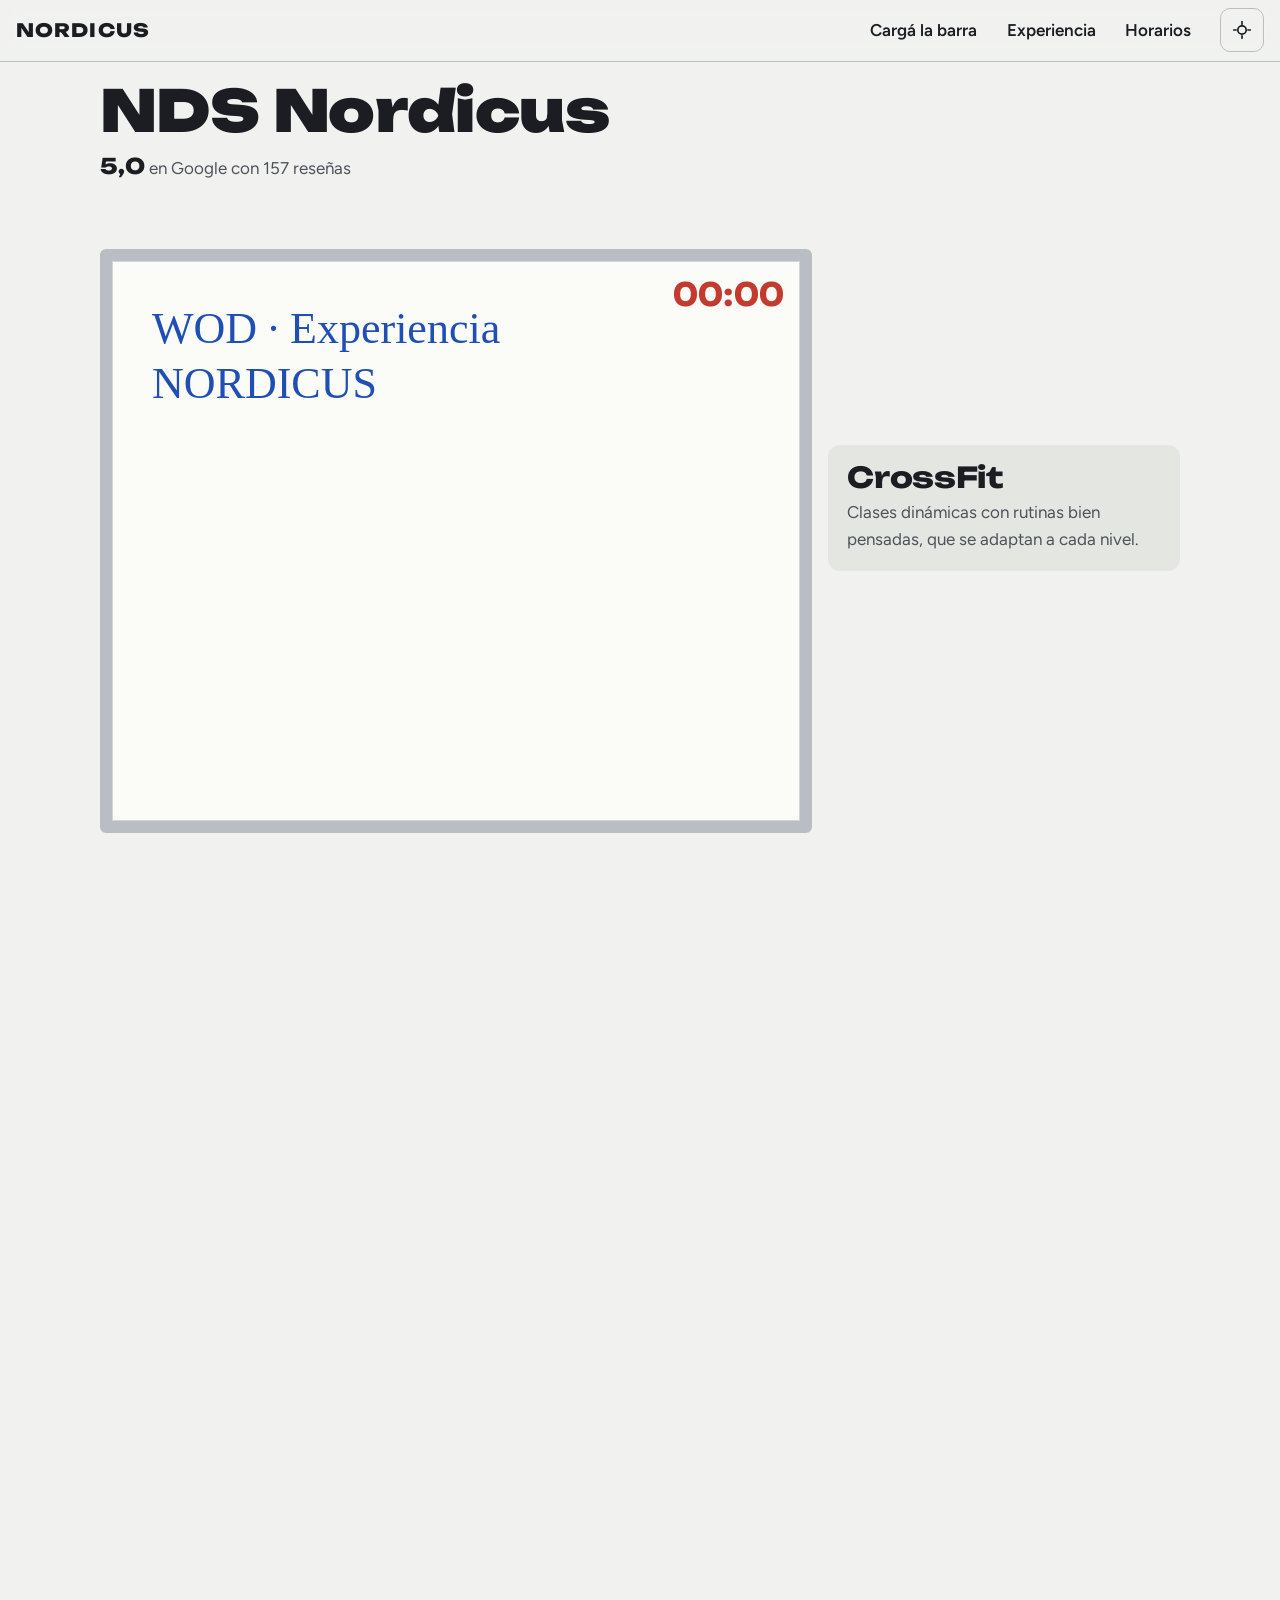
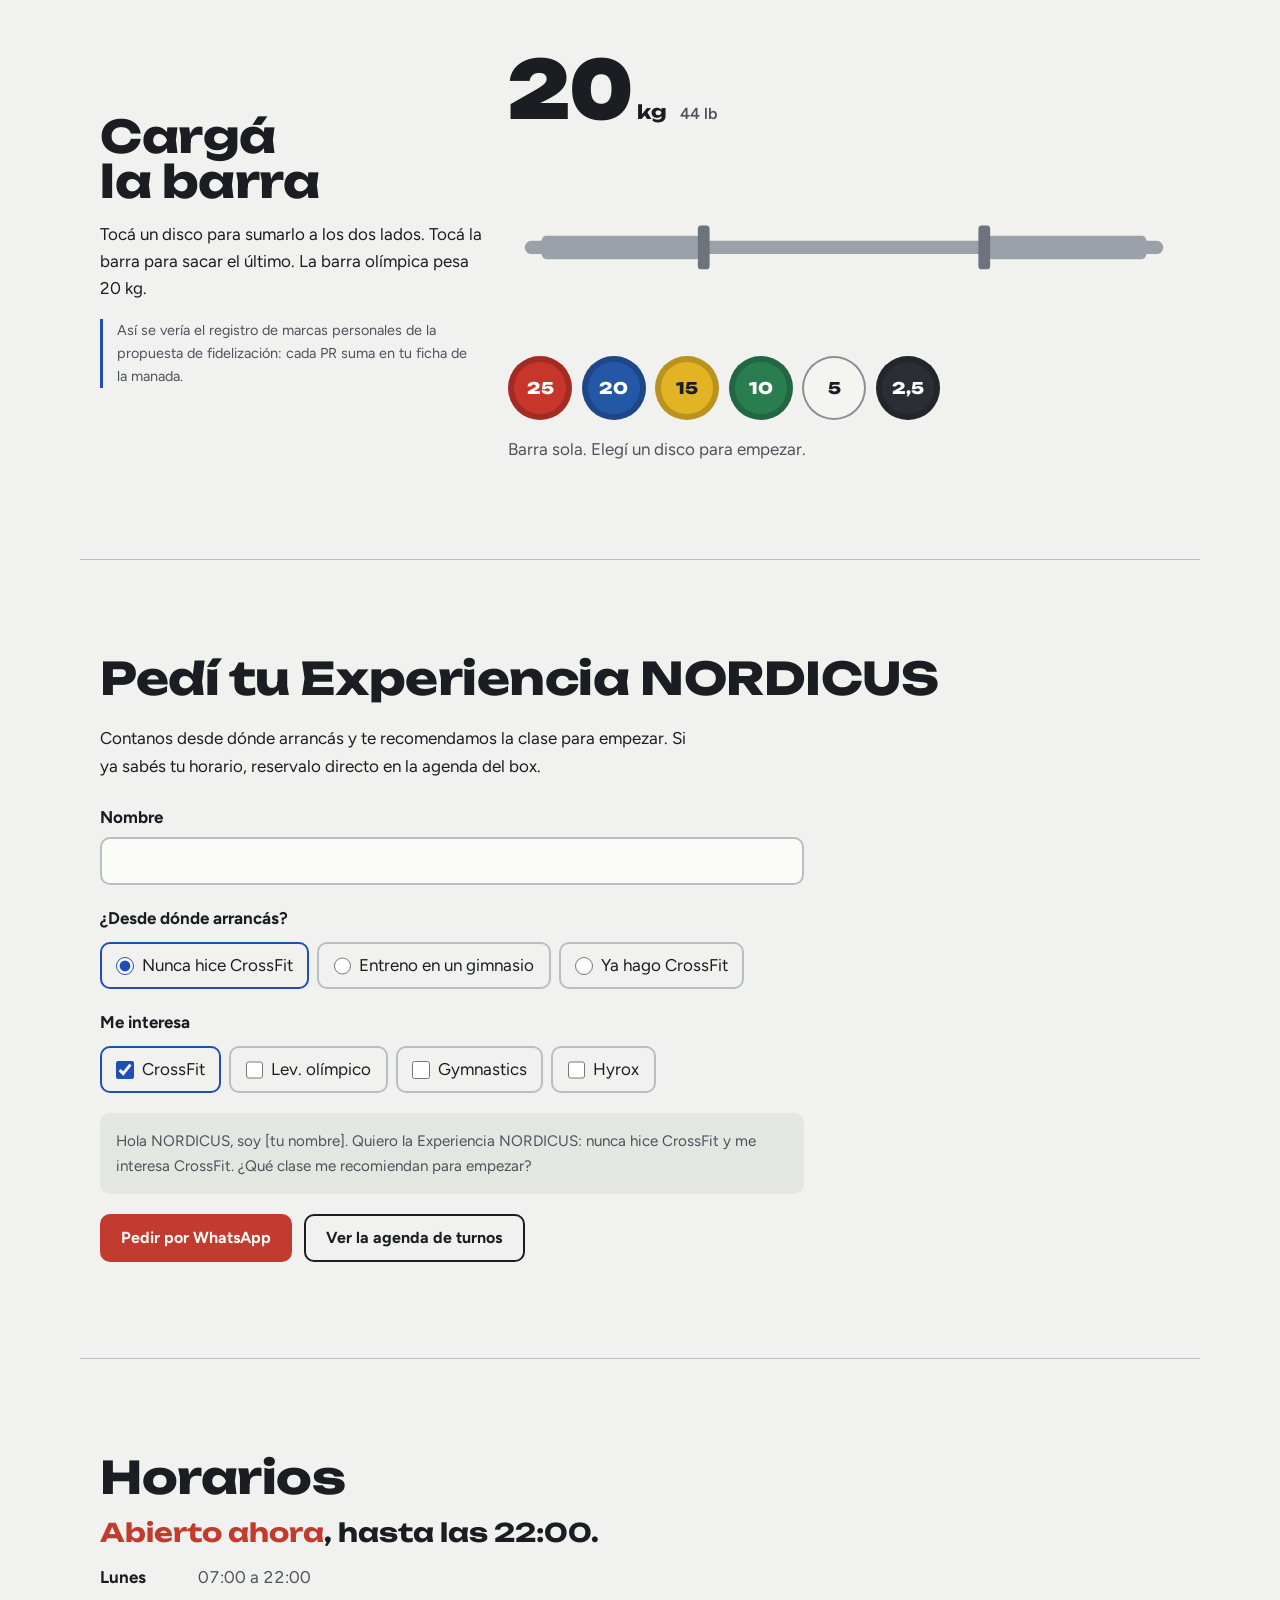
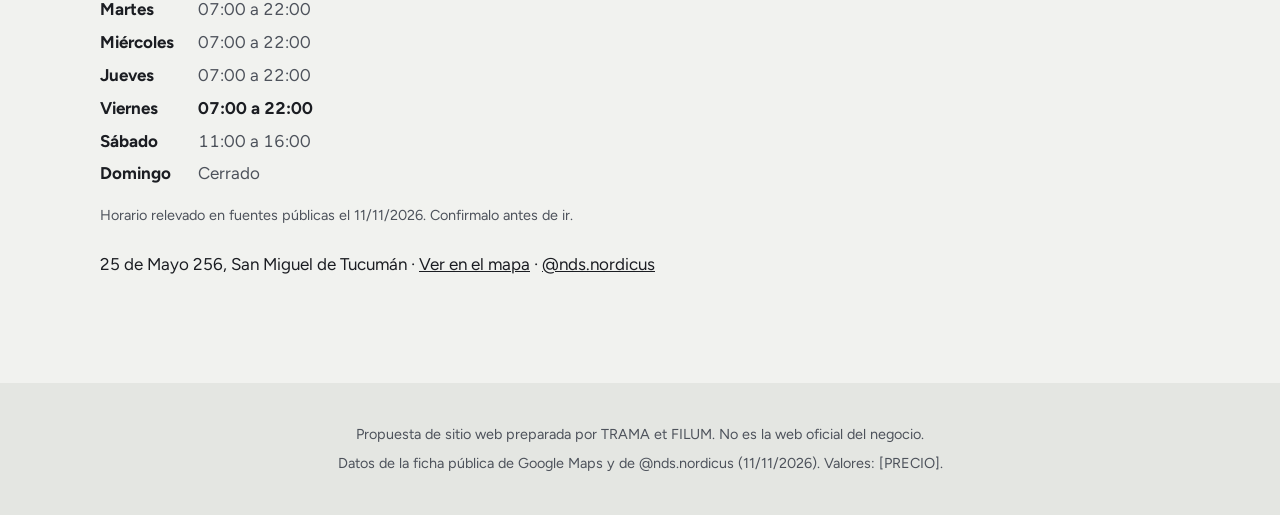
<file: nds-nordicus/index.html>
<!doctype html>
<html lang="es">
<head>
  <meta charset="utf-8">
  <meta name="viewport" content="width=device-width, initial-scale=1, viewport-fit=cover">
  <title>NDS Nordicus — CrossFit en San Miguel de Tucumán</title>
  <meta name="description" content="Box de CrossFit, levantamiento olímpico, gymnastics y Hyrox en 25 de Mayo 256, San Miguel de Tucumán. Todos los niveles. Pedí tu Experiencia NORDICUS.">
  <meta name="color-scheme" content="light dark">
  <meta name="theme-color" content="#f1f2ef" media="(prefers-color-scheme: light)">
  <meta name="theme-color" content="#1b2420" media="(prefers-color-scheme: dark)">
  <link rel="icon" href="data:image/svg+xml,%3Csvg xmlns='http://www.w3.org/2000/svg' viewBox='0 0 32 32'%3E%3Crect x='1' y='14' width='30' height='4' rx='2' fill='%231d2026'/%3E%3Crect x='4' y='6' width='6' height='20' rx='2' fill='%23c23b2e'/%3E%3Crect x='22' y='6' width='6' height='20' rx='2' fill='%23c23b2e'/%3E%3C/svg%3E">
  <link rel="preconnect" href="https://fonts.googleapis.com">
  <link rel="preconnect" href="https://fonts.gstatic.com" crossorigin>
  <link rel="stylesheet" href="https://fonts.googleapis.com/css2?family=Unbounded:wght@500..900&family=Figtree:wght@400..700&family=Permanent+Marker&display=swap" media="print" onload="this.media='all'">
  <noscript><link rel="stylesheet" href="https://fonts.googleapis.com/css2?family=Unbounded:wght@500..900&family=Figtree:wght@400..700&family=Permanent+Marker&display=swap"></noscript>
  <script>if (!matchMedia('(prefers-reduced-motion: reduce)').matches) document.documentElement.classList.add('con-movimiento');</script>
  <script type="module" crossorigin src="./assets/index-Dw1XNJVu.js"></script>
  <link rel="stylesheet" crossorigin href="./assets/index-CagpeyUx.css">
</head>
<body>
  <a class="saltar" href="#contenido">Ir al contenido</a>
  <header class="barra">
    <a class="marca" href="#inicio">NORDICUS</a>
    <nav aria-label="Secciones">
      <a href="#barra">Cargá la barra</a>
      <a href="#experiencia">Experiencia</a>
      <a href="#horarios">Horarios</a>
    </nav>
    <button class="tema" type="button" aria-pressed="false" aria-label="Pasar a modo oscuro">
      <svg viewBox="0 0 24 24" aria-hidden="true"><circle cx="12" cy="12" r="5"/><path d="M12 2v3M12 19v3M2 12h3M19 12h3"/></svg>
    </button>
  </header>

  <main id="contenido">
    <section class="pelicula" id="inicio" aria-labelledby="titulo">
      <div class="escenario">
        <div class="cabecera">
          <h1 id="titulo">NDS Nordicus</h1>
          <p>Box de CrossFit en el centro de San Miguel de Tucumán. Todos los niveles, coaches especializados y equipamiento premium.</p>
          <p class="nota-google"><strong>5,0</strong> en Google con 157 reseñas</p>
        </div>

        <div class="pizarra" role="img" aria-labelledby="wod-t wod-texto">
          <span id="wod-t" class="oculto">Pizarra del box con el WOD del día</span>
          <div class="pizarra-reloj" aria-hidden="true"><span id="reloj">00:00</span></div>
          <ol class="wod" id="wod-texto">
            <li class="linea titulo-wod"><span>WOD · Experiencia NORDICUS</span></li>
            <li class="linea"><span><b>21-15-9</b> CrossFit</span></li>
            <li class="linea"><span><b>5 × 3</b> Levantamiento olímpico</span></li>
            <li class="linea"><span><b>EMOM 10</b> Gymnastics</span></li>
            <li class="linea"><span><b>1 ronda</b> Hyrox</span></li>
            <li class="linea escalado"><span>Escalado: todos los niveles ✓</span></li>
          </ol>
        </div>

        <ol class="notas" aria-label="Qué se entrena en Nordicus">
          <li class="nota" data-i="1"><h2>CrossFit</h2><p>Clases dinámicas con rutinas bien pensadas, que se adaptan a cada nivel.</p></li>
          <li class="nota" data-i="2"><h2>Levantamiento olímpico</h2><p>Arranque y envión con técnica, de la mano de coaches especializados.</p></li>
          <li class="nota" data-i="3"><h2>Gymnastics</h2><p>Dominadas, paradas de manos y anillas, progresando paso a paso.</p></li>
          <li class="nota" data-i="4"><h2>Hyrox</h2><p>Preparación para la carrera de fitness que combina correr y estaciones.</p></li>
          <li class="nota" data-i="5"><h2>Para todos los niveles</h2><p>Materiales nuevos y suficientes para todos, un box iluminado y ventilado, y flexibilidad de horarios.</p></li>
        </ol>
      </div>
    </section>

    <section class="barra-carga" id="barra" aria-labelledby="barra-t">
      <div class="barra-texto">
        <h2 id="barra-t">Cargá la barra</h2>
        <p>Tocá un disco para sumarlo a los dos lados. Tocá la barra para sacar el último. La barra olímpica pesa 20 kg.</p>
        <p class="aviso">Así se vería el registro de marcas personales de la propuesta de fidelización: cada PR suma en tu ficha de la manada.</p>
      </div>
      <div class="banco-carga">
        <div class="lectura" aria-live="polite"><strong id="kg">20</strong> kg <span id="lb">44 lb</span></div>
        <button class="barra-svg" type="button" id="quitar" aria-label="Sacar el último par de discos">
          <svg viewBox="0 0 800 220" aria-hidden="true">
            <rect class="eje" x="20" y="102" width="760" height="16" rx="8"/>
            <rect class="manga" x="40" y="96" width="190" height="28" rx="6"/>
            <rect class="manga" x="570" y="96" width="190" height="28" rx="6"/>
            <rect class="tope" x="226" y="84" width="14" height="52" rx="4"/>
            <rect class="tope" x="560" y="84" width="14" height="52" rx="4"/>
            <g id="discos-izq"></g><g id="discos-der"></g>
          </svg>
        </button>
        <div class="soporte" role="group" aria-label="Discos disponibles">
          <button type="button" class="disco-btn" data-kg="25" data-color="rojo">25</button>
          <button type="button" class="disco-btn" data-kg="20" data-color="azul">20</button>
          <button type="button" class="disco-btn" data-kg="15" data-color="amarillo">15</button>
          <button type="button" class="disco-btn" data-kg="10" data-color="verde">10</button>
          <button type="button" class="disco-btn" data-kg="5" data-color="blanco">5</button>
          <button type="button" class="disco-btn" data-kg="2.5" data-color="negro">2,5</button>
        </div>
        <p class="nivel" id="nivel"></p>
      </div>
    </section>

    <section class="experiencia" id="experiencia" aria-labelledby="exp-t">
      <h2 id="exp-t">Pedí tu Experiencia NORDICUS</h2>
      <p>Contanos desde dónde arrancás y te recomendamos la clase para empezar. Si ya sabés tu horario, reservalo directo en la agenda del box.</p>
      <form class="form" id="form-exp">
        <label class="campo"><span>Nombre</span><input name="nombre" autocomplete="given-name" required></label>
        <fieldset>
          <legend>¿Desde dónde arrancás?</legend>
          <div class="opciones">
            <label><input type="radio" name="nivel" value="nunca hice CrossFit" checked> Nunca hice CrossFit</label>
            <label><input type="radio" name="nivel" value="entreno en un gimnasio"> Entreno en un gimnasio</label>
            <label><input type="radio" name="nivel" value="ya hago CrossFit"> Ya hago CrossFit</label>
          </div>
        </fieldset>
        <fieldset>
          <legend>Me interesa</legend>
          <div class="opciones">
            <label><input type="checkbox" name="interes" value="CrossFit" checked> CrossFit</label>
            <label><input type="checkbox" name="interes" value="levantamiento olímpico"> Lev. olímpico</label>
            <label><input type="checkbox" name="interes" value="gymnastics"> Gymnastics</label>
            <label><input type="checkbox" name="interes" value="Hyrox"> Hyrox</label>
          </div>
        </fieldset>
        <output class="vista-previa" id="vista-exp" aria-live="polite"></output>
        <div class="acciones">
          <button class="boton" type="submit">Pedir por WhatsApp</button>
          <a class="boton secundario" href="https://nordicus.turnosweb.com" target="_blank" rel="noopener">Ver la agenda de turnos</a>
        </div>
      </form>
    </section>

    <section class="horarios" id="horarios" aria-labelledby="horarios-t">
      <h2 id="horarios-t">Horarios</h2>
      <p class="estado" id="estado" aria-live="polite"></p>
      <dl class="semana" id="semana"></dl>
      <p class="nota-chica">Horario relevado en fuentes públicas el 11/11/2026. Confirmalo antes de ir.</p>
      <address>25 de Mayo 256, San Miguel de Tucumán ·
        <a href="https://www.google.com/maps/search/?api=1&query=NDS+NORDICUS+25+de+Mayo+256+Tucuman" target="_blank" rel="noopener">Ver en el mapa</a> ·
        <a href="https://www.instagram.com/nds.nordicus/" target="_blank" rel="noopener">@nds.nordicus</a>
      </address>
    </section>
  </main>

  <footer class="pie">
    <p>Propuesta de sitio web preparada por TRAMA et FILUM. No es la web oficial del negocio.</p>
    <p>Datos de la ficha pública de Google Maps y de @nds.nordicus (11/11/2026). Valores: [PRECIO].</p>
  </footer>
</body>
</html>
</file>
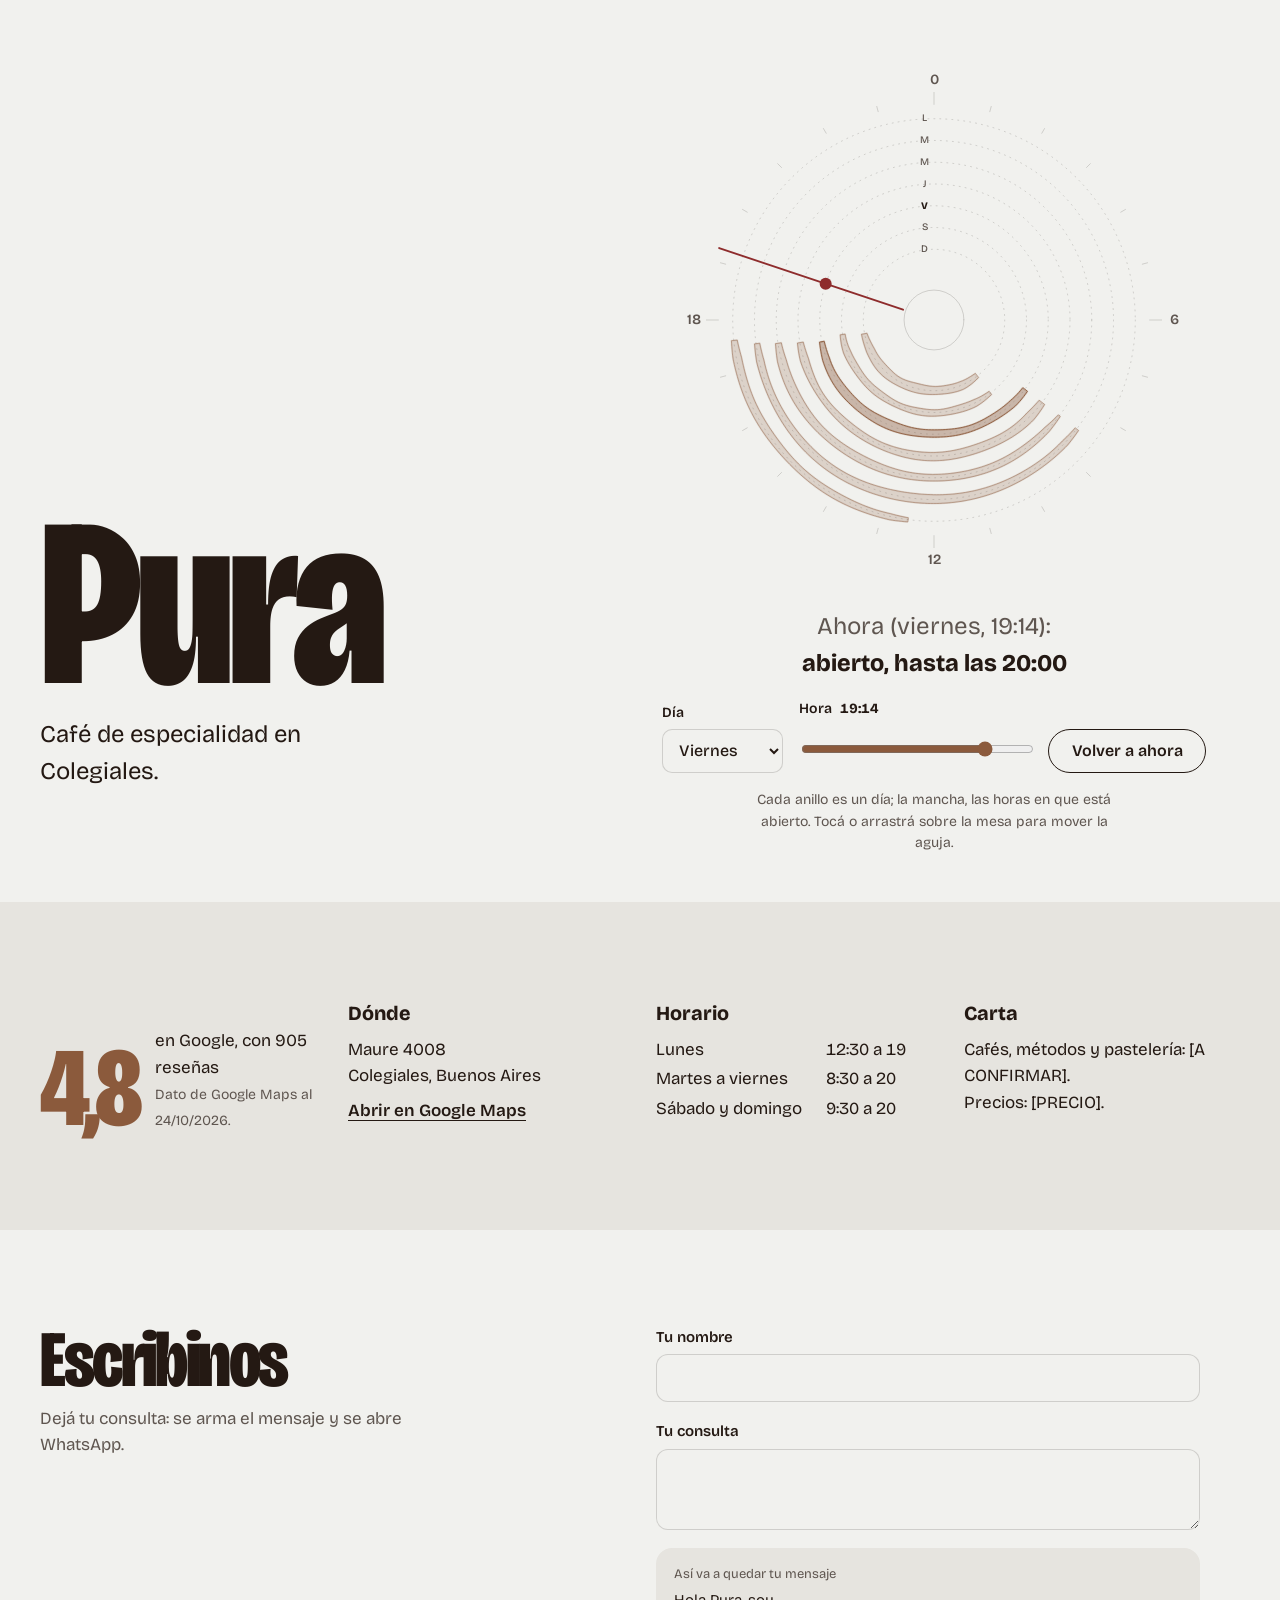
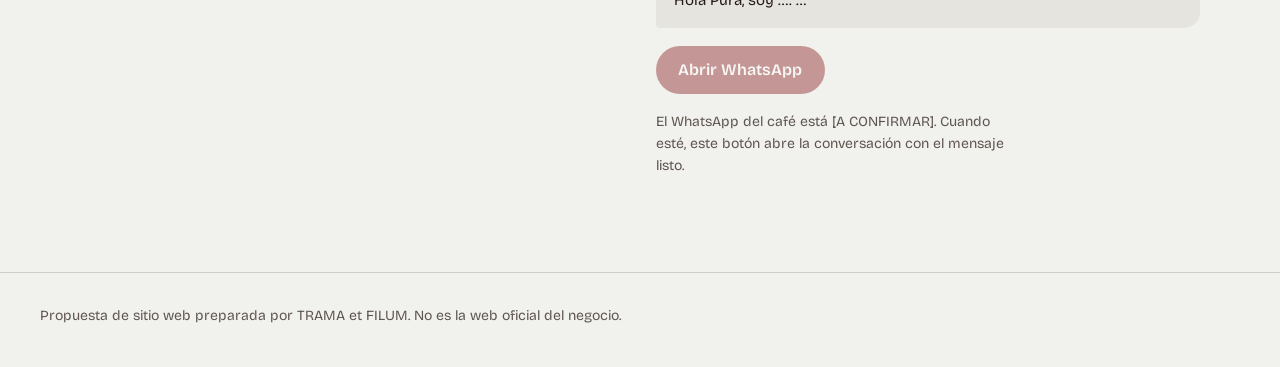
<file: pura/index.html>
<!doctype html>
<html lang="es">
<head>
  <meta charset="utf-8">
  <meta name="viewport" content="width=device-width, initial-scale=1">
  <title>Pura — Café de especialidad en Colegiales, Buenos Aires</title>
  <meta name="description" content="Café de especialidad en Maure 4008, Colegiales. Mirá si está abierto ahora o en cualquier momento de la semana.">
  <meta name="color-scheme" content="light dark">
  <meta name="theme-color" content="#f1f1ee" media="(prefers-color-scheme: light)">
  <meta name="theme-color" content="#1b1411" media="(prefers-color-scheme: dark)">
  <link rel="icon" href="data:image/svg+xml,%3Csvg xmlns='http://www.w3.org/2000/svg' viewBox='0 0 32 32'%3E%3Ccircle cx='16' cy='16' r='11' fill='none' stroke='%238b5a3c' stroke-width='4'/%3E%3C/svg%3E">
  <link rel="preconnect" href="https://fonts.googleapis.com">
  <link rel="preconnect" href="https://fonts.gstatic.com" crossorigin>
  <link rel="stylesheet" href="https://fonts.googleapis.com/css2?family=Bricolage+Grotesque:opsz,wdth,wght@12..96,75..100,300..800&display=swap" media="print" onload="this.media='all'">
  <noscript><link rel="stylesheet" href="https://fonts.googleapis.com/css2?family=Bricolage+Grotesque:opsz,wdth,wght@12..96,75..100,300..800&display=swap"></noscript>
  <script type="module" crossorigin src="./assets/index-DEhYc5B2.js"></script>
  <link rel="stylesheet" crossorigin href="./assets/index-DMWDGWuH.css">
</head>
<body>
  <main>
    <section class="portada" aria-labelledby="nombre">
      <div class="texto">
        <h1 id="nombre" class="nombre">Pura</h1>
        <p class="bajada">Café de especialidad en Colegiales.</p>
      </div>

      <div class="reloj" aria-labelledby="reloj-t">
        <h2 id="reloj-t" class="oculto">¿Está abierto?</h2>
        <canvas class="mesa" aria-hidden="true"></canvas>
        <p class="lectura" aria-live="polite"><span class="lectura-cuando"></span> <strong class="lectura-estado"></strong></p>
        <div class="controles">
          <label>
            <span>Día</span>
            <select name="dia">
              <option value="1">Lunes</option><option value="2">Martes</option><option value="3">Miércoles</option>
              <option value="4">Jueves</option><option value="5">Viernes</option><option value="6">Sábado</option><option value="0">Domingo</option>
            </select>
          </label>
          <label class="hora">
            <span>Hora <output class="hora-valor"></output></span>
            <input name="hora" type="range" min="0" max="1425" step="15">
          </label>
          <button class="ahora" type="button">Volver a ahora</button>
        </div>
        <p class="pista">Cada anillo es un día; la mancha, las horas en que está abierto. Tocá o arrastrá sobre la mesa para mover la aguja.</p>
      </div>
    </section>

    <section class="datos" aria-label="Datos">
      <div class="dato dato-nota">
        <p class="nota-grande">4,8</p>
        <p>en Google, con 905 reseñas<br><small>Dato de Google Maps al 24/10/2026.</small></p>
      </div>
      <div class="dato">
        <h2>Dónde</h2>
        <p>Maure 4008<br>Colegiales, Buenos Aires</p>
        <a class="enlace" href="https://www.google.com/maps/search/?api=1&query=Pura%20Caf%C3%A9%20de%20Especialidad&query_place_id=ChIJNT7NLf61vJURhZ5z3JUb8ps" target="_blank" rel="noopener">Abrir en Google Maps</a>
      </div>
      <div class="dato">
        <h2>Horario</h2>
        <dl class="horario">
          <dt>Lunes</dt><dd>12:30 a 19</dd>
          <dt>Martes a viernes</dt><dd>8:30 a 20</dd>
          <dt>Sábado y domingo</dt><dd>9:30 a 20</dd>
        </dl>
      </div>
      <div class="dato">
        <h2>Carta</h2>
        <p>Cafés, métodos y pastelería: [A CONFIRMAR].<br>Precios: [PRECIO].</p>
      </div>
    </section>

    <section class="contacto" aria-labelledby="contacto-t">
      <div>
        <h2 id="contacto-t">Escribinos</h2>
        <p>Dejá tu consulta: se arma el mensaje y se abre WhatsApp.</p>
      </div>
      <form class="formulario">
        <label><span>Tu nombre</span><input name="nombre" autocomplete="given-name" required></label>
        <label><span>Tu consulta</span><textarea name="consulta" rows="3" required></textarea></label>
        <div class="vista">
          <p class="vista-t">Así va a quedar tu mensaje</p>
          <p class="vista-msg" aria-live="polite"></p>
        </div>
        <button class="boton" type="submit">Abrir WhatsApp</button>
        <p class="sin-numero" hidden>El WhatsApp del café está [A CONFIRMAR]. Cuando esté, este botón abre la conversación con el mensaje listo.</p>
      </form>
    </section>
  </main>

  <footer class="pie">
    <p>Propuesta de sitio web preparada por TRAMA et FILUM. No es la web oficial del negocio.</p>
  </footer>

</body>
</html>
</file>
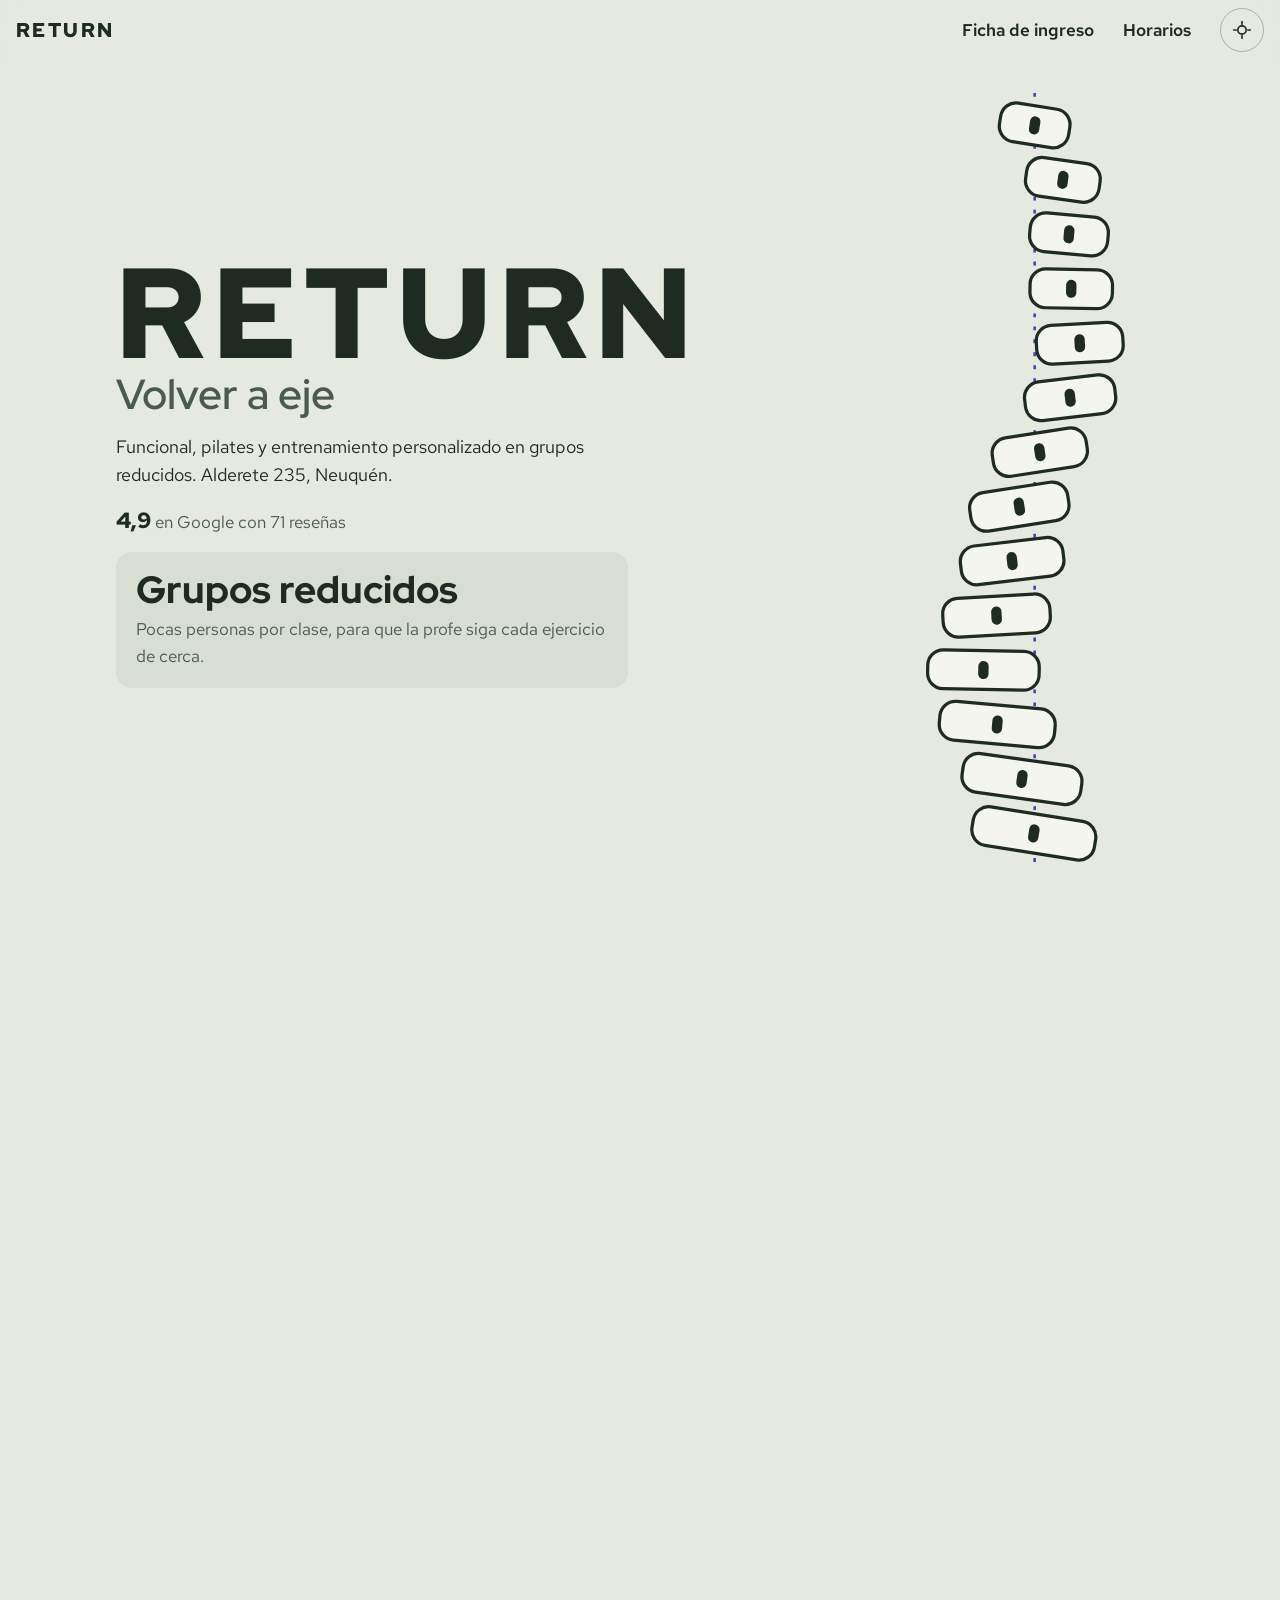
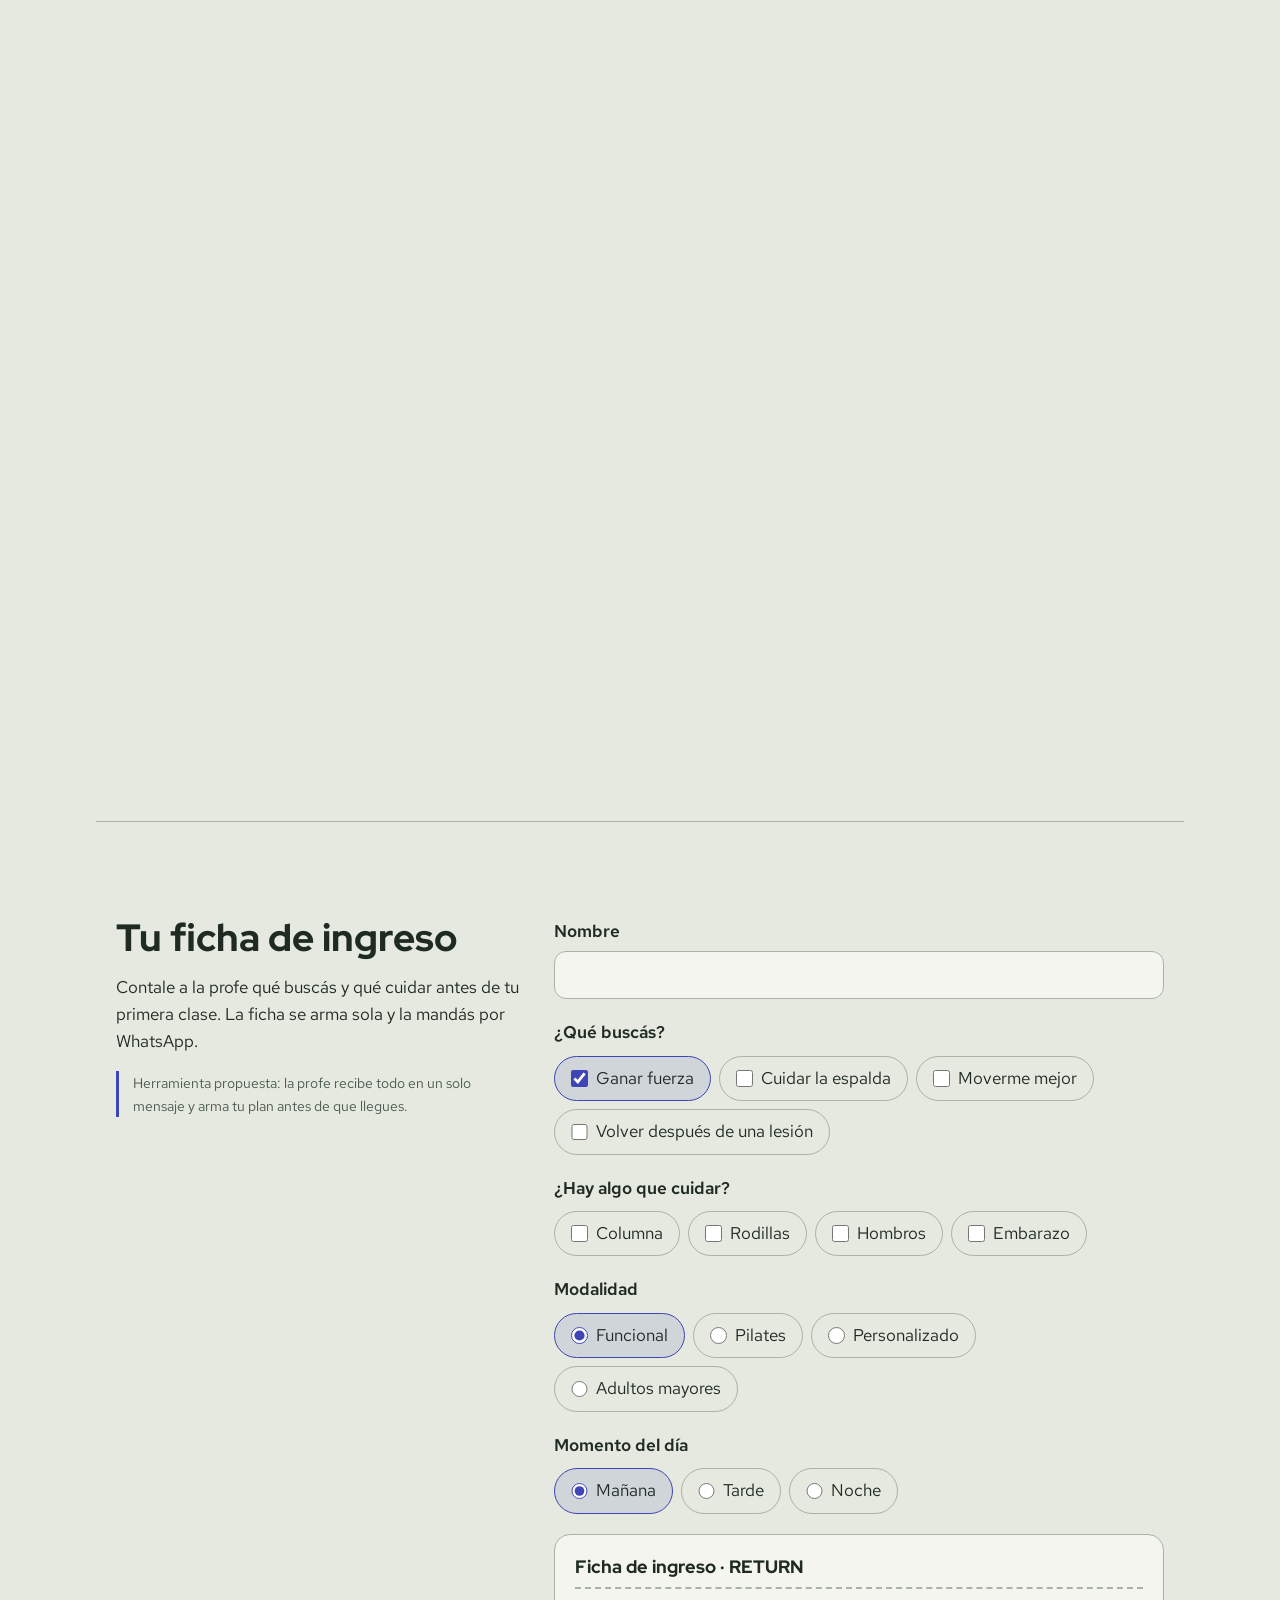
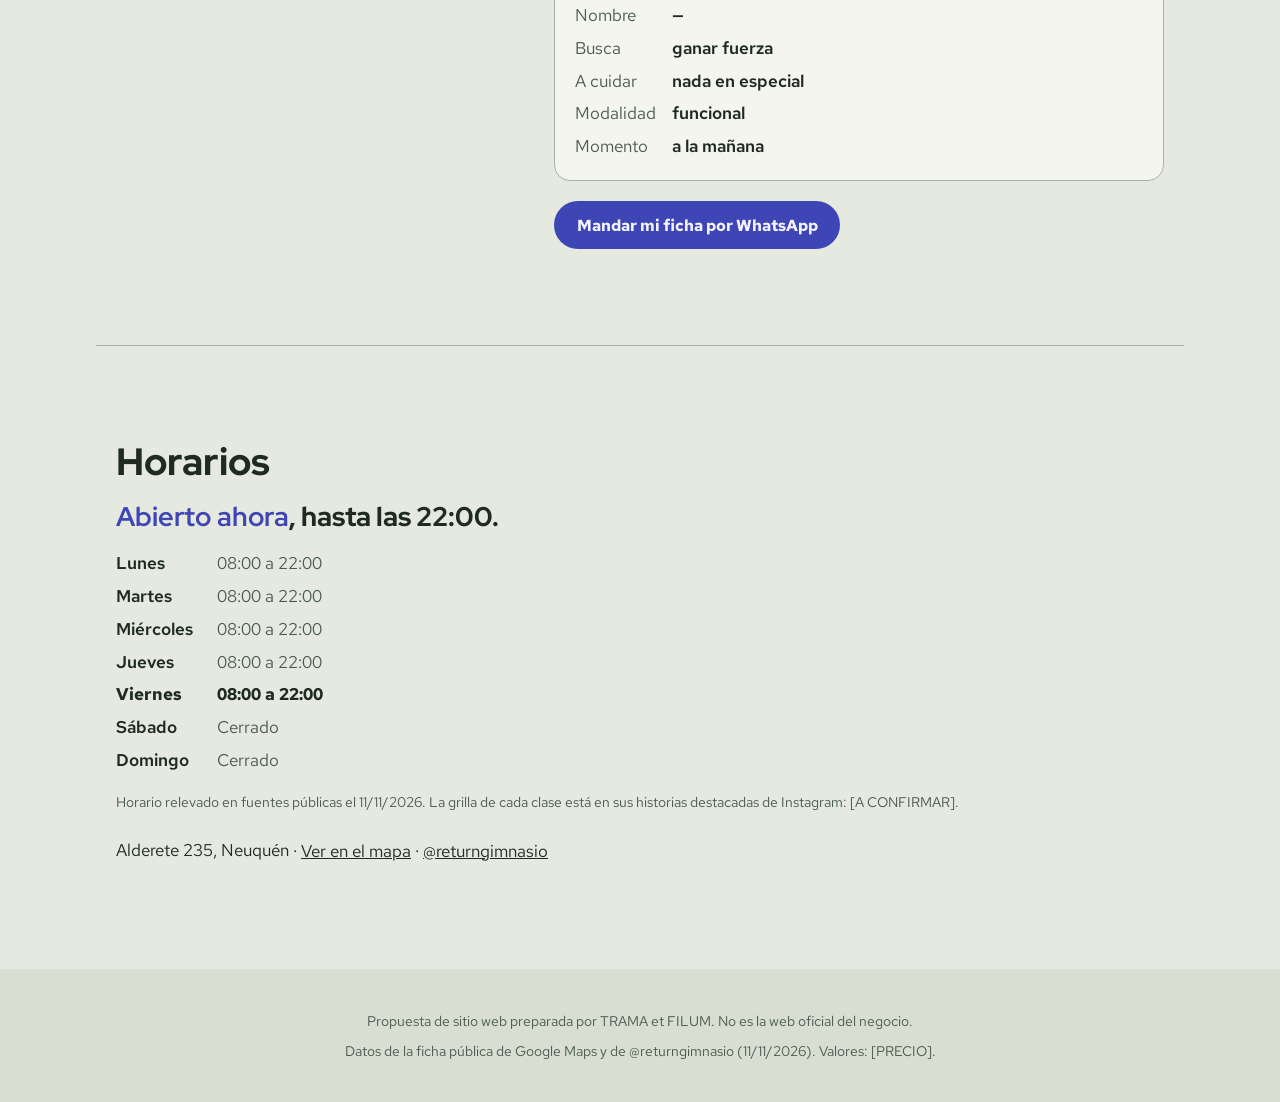
<file: return-gimnasio/index.html>
<!doctype html>
<html lang="es">
<head>
  <meta charset="utf-8">
  <meta name="viewport" content="width=device-width, initial-scale=1, viewport-fit=cover">
  <title>RETURN — Funcional, pilates y personalizado en Neuquén</title>
  <meta name="description" content="Entrenamiento funcional, pilates y personalizado en grupos reducidos, en Alderete 235, Neuquén. Completá tu ficha de ingreso y mandala por WhatsApp.">
  <meta name="color-scheme" content="light dark">
  <meta name="theme-color" content="#e5e9df" media="(prefers-color-scheme: light)">
  <meta name="theme-color" content="#151a16" media="(prefers-color-scheme: dark)">
  <link rel="icon" href="data:image/svg+xml,%3Csvg xmlns='http://www.w3.org/2000/svg' viewBox='0 0 32 32'%3E%3Crect x='10' y='3' width='12' height='5' rx='2.5' fill='%233e45b5'/%3E%3Crect x='10' y='10' width='12' height='5' rx='2.5' fill='%233e45b5'/%3E%3Crect x='10' y='17' width='12' height='5' rx='2.5' fill='%233e45b5'/%3E%3Crect x='10' y='24' width='12' height='5' rx='2.5' fill='%233e45b5'/%3E%3C/svg%3E">
  <link rel="preconnect" href="https://fonts.googleapis.com">
  <link rel="preconnect" href="https://fonts.gstatic.com" crossorigin>
  <link rel="stylesheet" href="https://fonts.googleapis.com/css2?family=Red+Hat+Display:wght@500..900&family=Red+Hat+Text:wght@400..600&display=swap" media="print" onload="this.media='all'">
  <noscript><link rel="stylesheet" href="https://fonts.googleapis.com/css2?family=Red+Hat+Display:wght@500..900&family=Red+Hat+Text:wght@400..600&display=swap"></noscript>
  <script>if (!matchMedia('(prefers-reduced-motion: reduce)').matches) document.documentElement.classList.add('con-movimiento');</script>
  <script type="module" crossorigin src="./assets/index-B0fO3mML.js"></script>
  <link rel="stylesheet" crossorigin href="./assets/index-BH4PIR4v.css">
</head>
<body>
  <a class="saltar" href="#contenido">Ir al contenido</a>
  <header class="barra">
    <a class="marca" href="#inicio">RETURN</a>
    <nav aria-label="Secciones">
      <a href="#ficha">Ficha de ingreso</a>
      <a href="#horarios">Horarios</a>
    </nav>
    <button class="tema" type="button" aria-pressed="false" aria-label="Pasar a modo oscuro">
      <svg viewBox="0 0 24 24" aria-hidden="true"><circle cx="12" cy="12" r="5"/><path d="M12 2v3M12 19v3M2 12h3M19 12h3"/></svg>
    </button>
  </header>

  <main id="contenido">
    <section class="pelicula" id="inicio" aria-labelledby="titulo">
      <div class="escenario">
        <div class="texto">
          <h1 id="titulo"><span>RETURN</span> Volver a eje</h1>
          <p class="bajada">Funcional, pilates y entrenamiento personalizado en grupos reducidos. Alderete 235, Neuquén.</p>
          <p class="nota-google"><strong>4,9</strong> en Google con 71 reseñas</p>
          <ol class="claves">
            <li class="clave" data-i="0"><h2>Grupos reducidos</h2><p>Pocas personas por clase, para que la profe siga cada ejercicio de cerca.</p></li>
            <li class="clave" data-i="1"><h2>Cada ejercicio, corregido</h2><p>Las reseñas cuentan que la profe corrige, se preocupa de verdad y arma clases dinámicas y variadas.</p></li>
            <li class="clave" data-i="2"><h2>Si tenés problemas de columna</h2><p>Quienes necesitan hacer bien cada movimiento, por la espalda o por una lesión, encuentran acá ese cuidado.</p></li>
            <li class="clave" data-i="3"><h2>Para cada edad</h2><p>Funcional, pilates y una clase para adultos mayores en la que el profe los acompaña paso a paso.</p></li>
          </ol>
        </div>
        <svg class="columna" viewBox="0 0 200 620" role="img" aria-labelledby="columna-t">
          <title id="columna-t">Columna vertebral dibujada: al bajar, las vértebras se alinean de abajo hacia arriba</title>
          <line class="eje" x1="100" y1="10" x2="100" y2="610"/>
          <g id="vertebras"></g>
        </svg>
      </div>
    </section>

    <section class="ficha" id="ficha" aria-labelledby="ficha-t">
      <div class="ficha-texto">
        <h2 id="ficha-t">Tu ficha de ingreso</h2>
        <p>Contale a la profe qué buscás y qué cuidar antes de tu primera clase. La ficha se arma sola y la mandás por WhatsApp.</p>
        <p class="aviso">Herramienta propuesta: la profe recibe todo en un solo mensaje y arma tu plan antes de que llegues.</p>
      </div>
      <form class="form" id="form-ficha">
        <label class="campo"><span>Nombre</span><input name="nombre" autocomplete="given-name" required></label>
        <fieldset>
          <legend>¿Qué buscás?</legend>
          <div class="opciones">
            <label><input type="checkbox" name="objetivo" value="ganar fuerza" checked> Ganar fuerza</label>
            <label><input type="checkbox" name="objetivo" value="cuidar la espalda"> Cuidar la espalda</label>
            <label><input type="checkbox" name="objetivo" value="moverme mejor"> Moverme mejor</label>
            <label><input type="checkbox" name="objetivo" value="volver después de una lesión"> Volver después de una lesión</label>
          </div>
        </fieldset>
        <fieldset>
          <legend>¿Hay algo que cuidar?</legend>
          <div class="opciones">
            <label><input type="checkbox" name="cuidar" value="columna"> Columna</label>
            <label><input type="checkbox" name="cuidar" value="rodillas"> Rodillas</label>
            <label><input type="checkbox" name="cuidar" value="hombros"> Hombros</label>
            <label><input type="checkbox" name="cuidar" value="embarazo"> Embarazo</label>
          </div>
        </fieldset>
        <fieldset>
          <legend>Modalidad</legend>
          <div class="opciones">
            <label><input type="radio" name="modalidad" value="funcional" checked> Funcional</label>
            <label><input type="radio" name="modalidad" value="pilates"> Pilates</label>
            <label><input type="radio" name="modalidad" value="personalizado"> Personalizado</label>
            <label><input type="radio" name="modalidad" value="la clase de adultos mayores"> Adultos mayores</label>
          </div>
        </fieldset>
        <fieldset>
          <legend>Momento del día</legend>
          <div class="opciones">
            <label><input type="radio" name="momento" value="a la mañana" checked> Mañana</label>
            <label><input type="radio" name="momento" value="a la tarde"> Tarde</label>
            <label><input type="radio" name="momento" value="a la noche"> Noche</label>
          </div>
        </fieldset>
        <div class="tarjeta-ficha" aria-hidden="true">
          <p class="tf-titulo">Ficha de ingreso · RETURN</p>
          <dl id="tf"></dl>
        </div>
        <output class="vista-previa oculto-visual" id="vista-ficha" aria-live="polite"></output>
        <button class="boton" type="submit">Mandar mi ficha por WhatsApp</button>
      </form>
    </section>

    <section class="horarios" id="horarios" aria-labelledby="horarios-t">
      <h2 id="horarios-t">Horarios</h2>
      <p class="estado" id="estado" aria-live="polite"></p>
      <dl class="semana" id="semana"></dl>
      <p class="nota">Horario relevado en fuentes públicas el 11/11/2026. La grilla de cada clase está en sus historias destacadas de Instagram: [A CONFIRMAR].</p>
      <address>Alderete 235, Neuquén ·
        <a href="https://www.google.com/maps/search/?api=1&query=RETURN+Gimnasio+Alderete+235+Neuquen" target="_blank" rel="noopener">Ver en el mapa</a> ·
        <a href="https://www.instagram.com/returngimnasio/" target="_blank" rel="noopener">@returngimnasio</a>
      </address>
    </section>
  </main>

  <footer class="pie">
    <p>Propuesta de sitio web preparada por TRAMA et FILUM. No es la web oficial del negocio.</p>
    <p>Datos de la ficha pública de Google Maps y de @returngimnasio (11/11/2026). Valores: [PRECIO].</p>
  </footer>
</body>
</html>
</file>
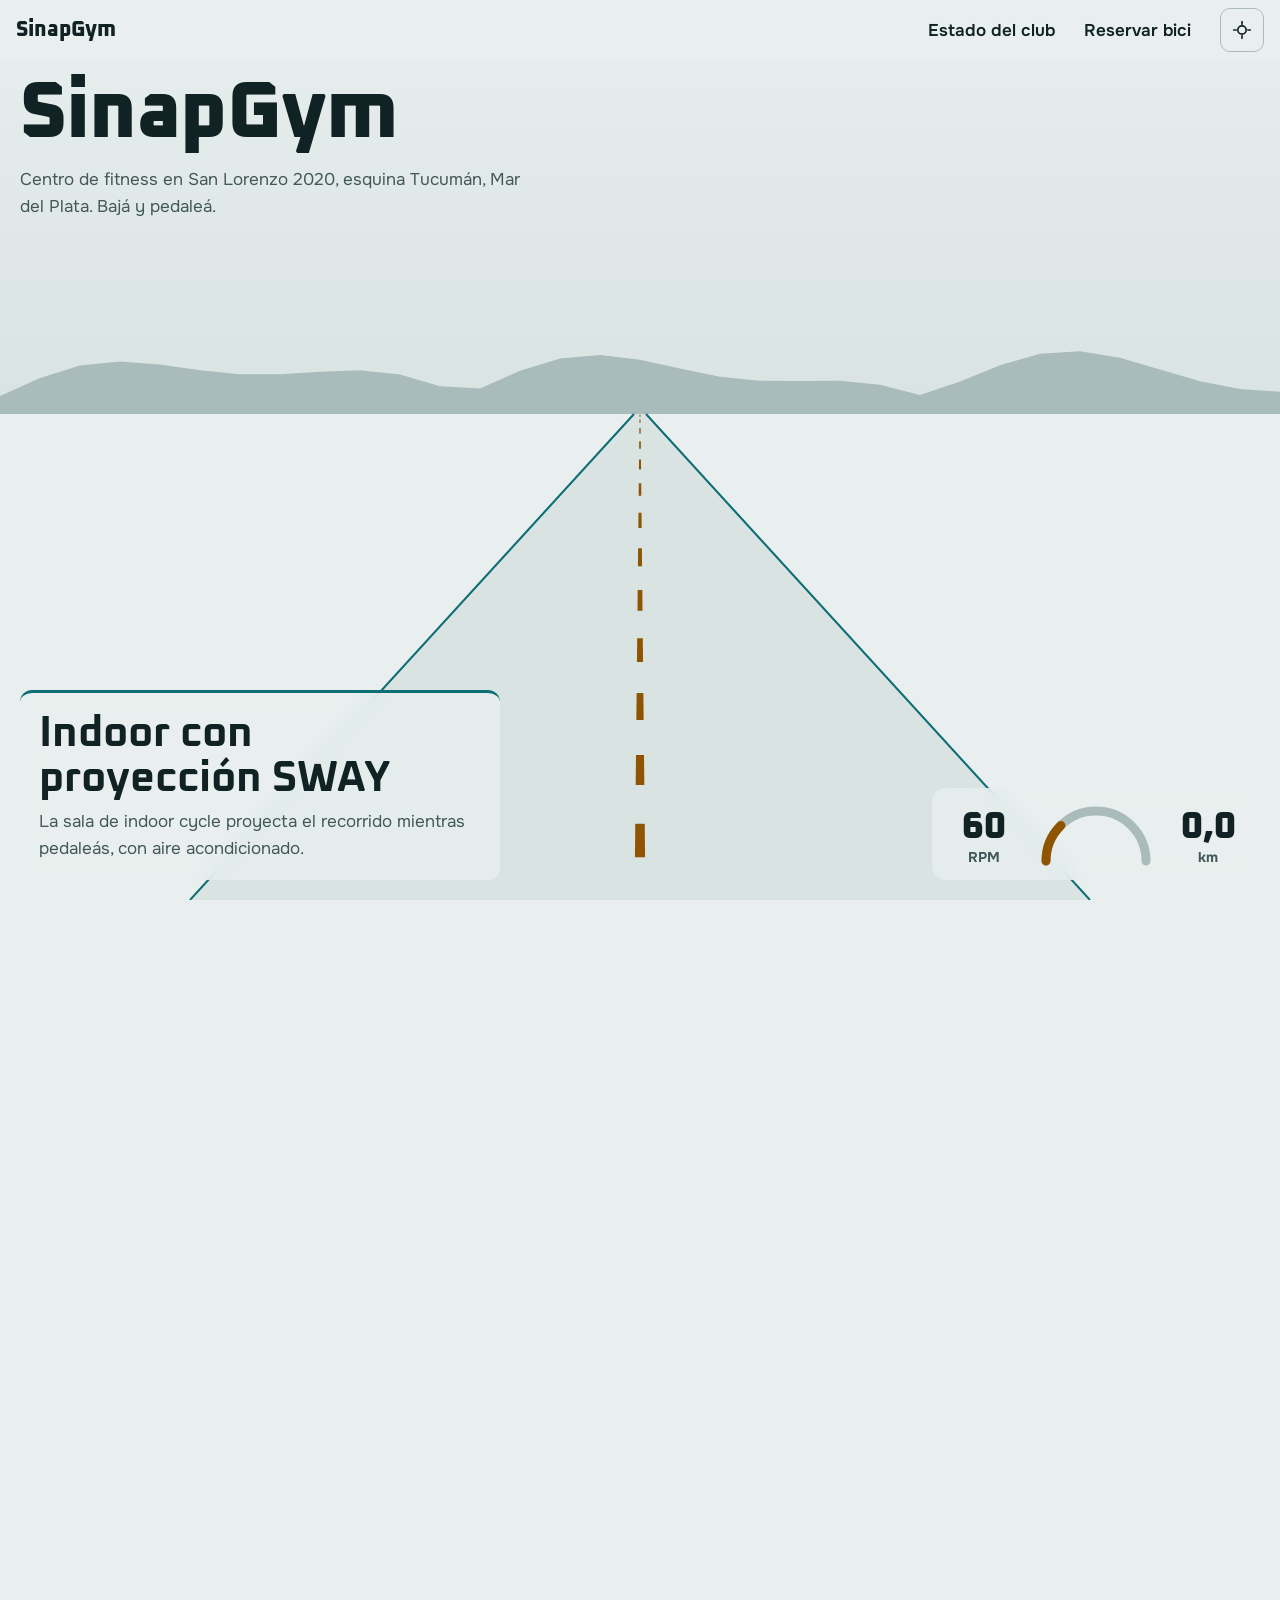
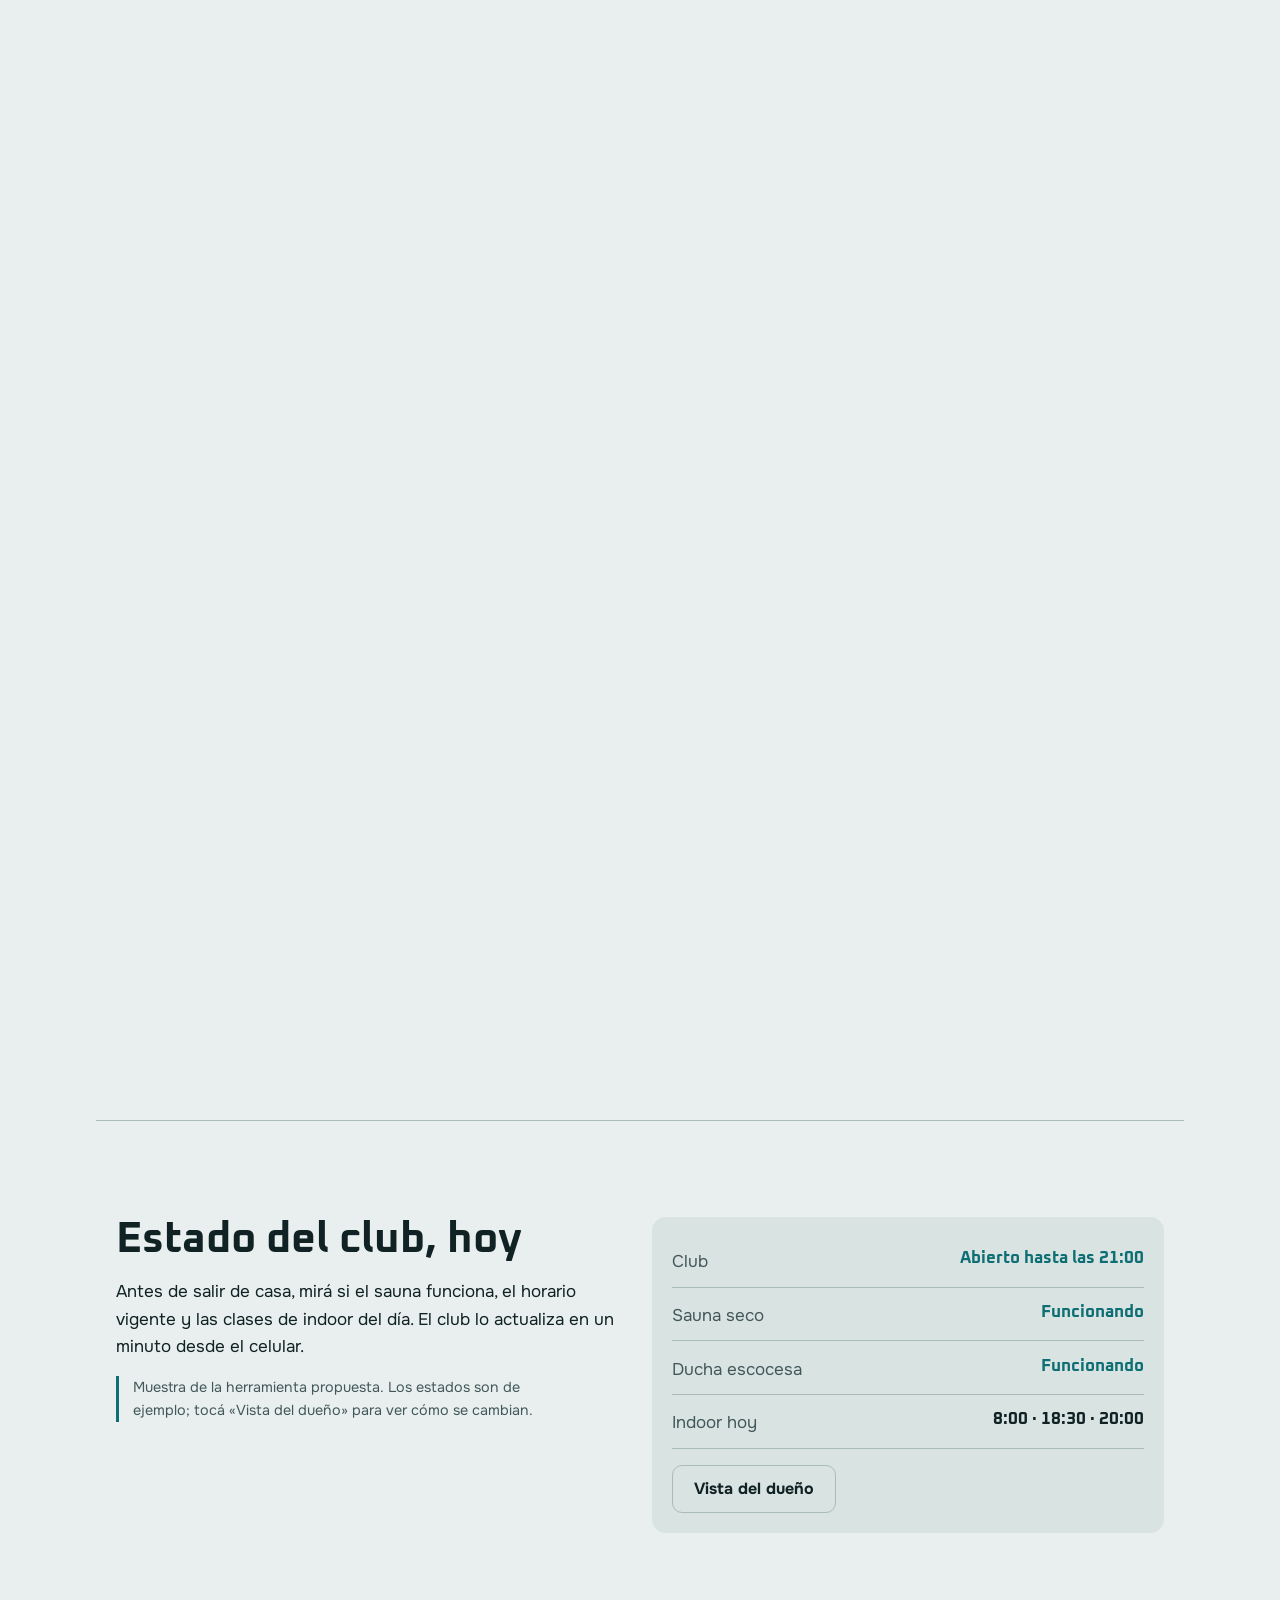
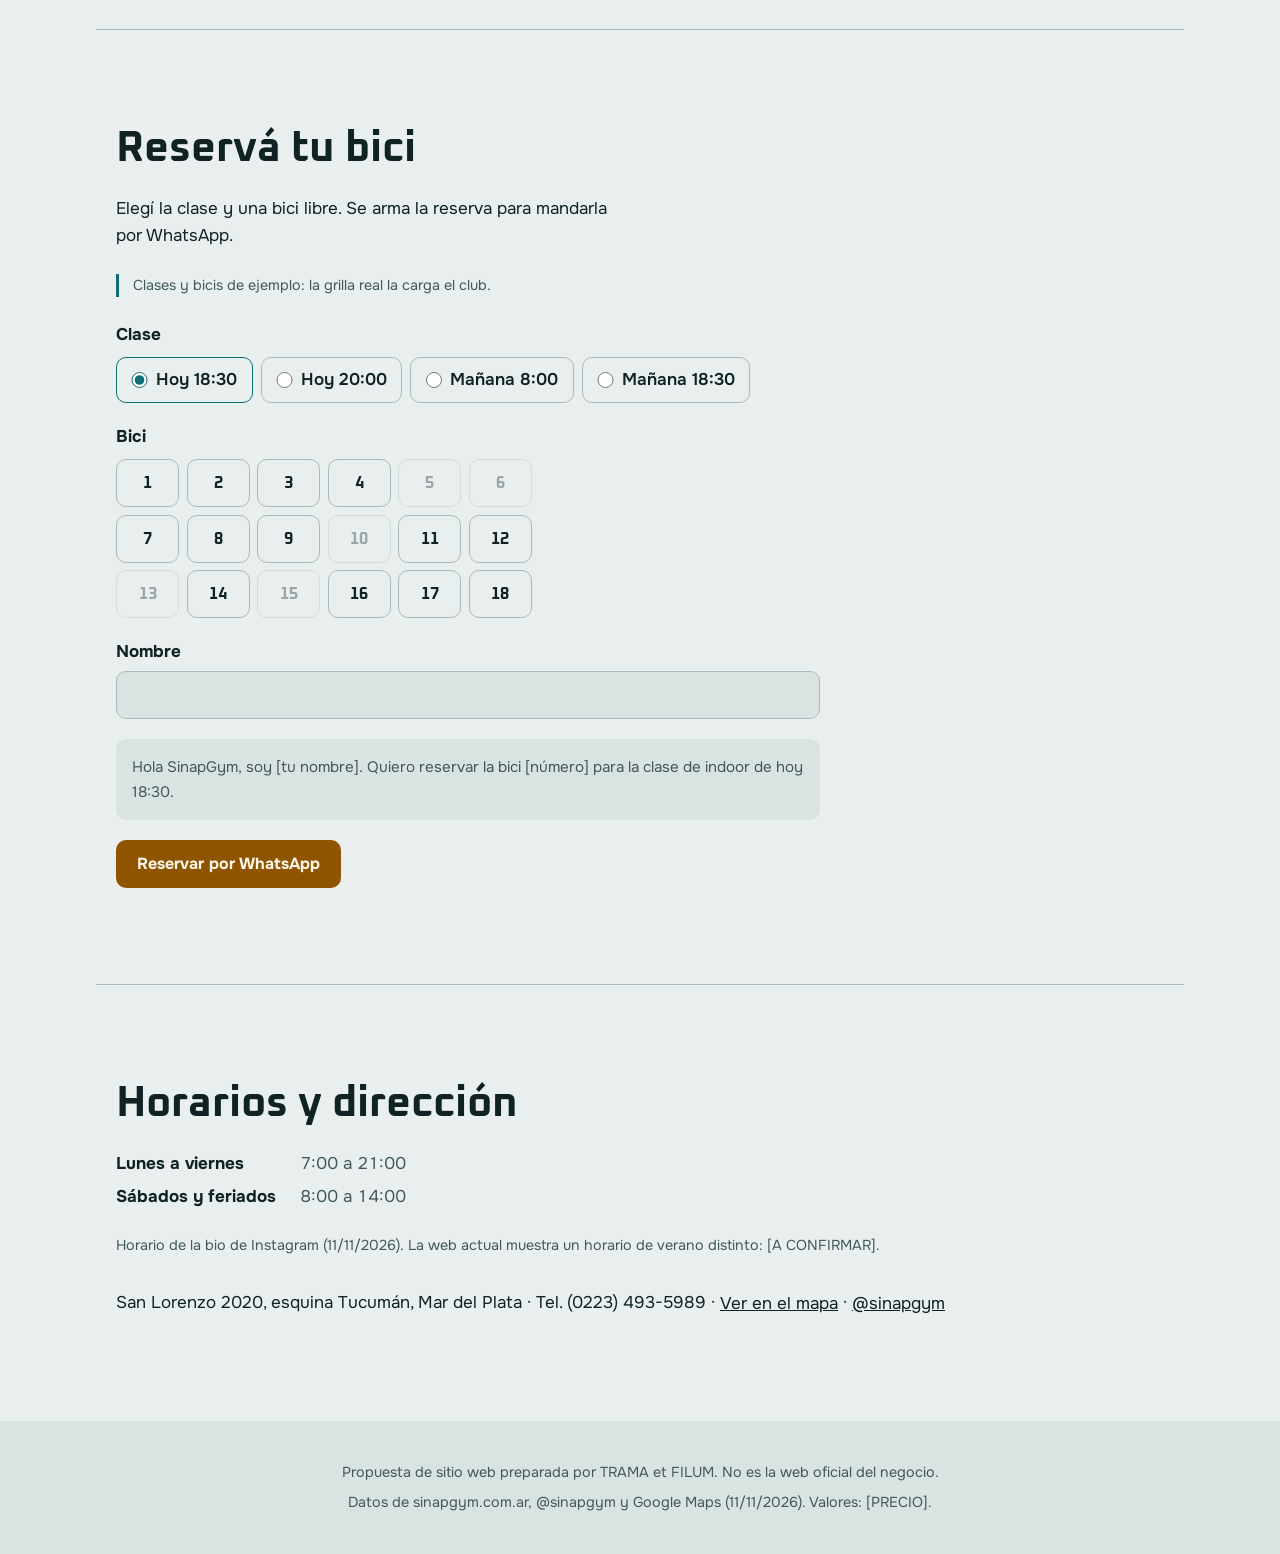
<file: sinapgym/index.html>
<!doctype html>
<html lang="es">
<head>
  <meta charset="utf-8">
  <meta name="viewport" content="width=device-width, initial-scale=1, viewport-fit=cover">
  <title>SinapGym — Indoor cycle y fitness en Mar del Plata</title>
  <meta name="description" content="Centro de fitness en San Lorenzo 2020, Mar del Plata. Sala de indoor cycle con proyección SWAY, sala de fitness de 150 m², sauna seco y ducha escocesa. Mirá el estado del club y reservá tu bici.">
  <meta name="color-scheme" content="dark light">
  <meta name="theme-color" content="#0d1a1c">
  <link rel="icon" href="data:image/svg+xml,%3Csvg xmlns='http://www.w3.org/2000/svg' viewBox='0 0 32 32'%3E%3Ccircle cx='16' cy='16' r='12' fill='none' stroke='%234cc3c9' stroke-width='3'/%3E%3Cpath d='M16 16 L24 10' stroke='%23f2a541' stroke-width='3' stroke-linecap='round'/%3E%3C/svg%3E">
  <link rel="preconnect" href="https://fonts.googleapis.com">
  <link rel="preconnect" href="https://fonts.gstatic.com" crossorigin>
  <link rel="stylesheet" href="https://fonts.googleapis.com/css2?family=Oxanium:wght@500..800&family=Onest:wght@400..700&display=swap" media="print" onload="this.media='all'">
  <noscript><link rel="stylesheet" href="https://fonts.googleapis.com/css2?family=Oxanium:wght@500..800&family=Onest:wght@400..700&display=swap"></noscript>
  <script>if (!matchMedia('(prefers-reduced-motion: reduce)').matches) document.documentElement.classList.add('con-movimiento');</script>
  <script type="module" crossorigin src="./assets/index-m75lygY3.js"></script>
  <link rel="stylesheet" crossorigin href="./assets/index-EcoOk_1a.css">
</head>
<body>
  <a class="saltar" href="#contenido">Ir al contenido</a>
  <header class="barra">
    <a class="marca" href="#inicio">SinapGym</a>
    <nav aria-label="Secciones">
      <a href="#estado">Estado del club</a>
      <a href="#bici">Reservar bici</a>
    </nav>
    <button class="tema" type="button" aria-pressed="true" aria-label="Pasar a modo claro">
      <svg viewBox="0 0 24 24" aria-hidden="true"><circle cx="12" cy="12" r="5"/><path d="M12 2v3M12 19v3M2 12h3M19 12h3"/></svg>
    </button>
  </header>

  <main id="contenido">
    <section class="pelicula" id="inicio" aria-labelledby="titulo">
      <div class="escenario">
        <canvas class="ruta" aria-hidden="true"></canvas>
        <div class="capa">
          <div class="cabecera">
            <h1 id="titulo">SinapGym</h1>
            <p>Centro de fitness en San Lorenzo 2020, esquina Tucumán, Mar del Plata. Bajá y pedaleá.</p>
          </div>
          <ol class="tramos">
            <li class="tramo" data-i="0"><h2>Indoor con proyección SWAY</h2><p>La sala de indoor cycle proyecta el recorrido mientras pedaleás, con aire acondicionado.</p></li>
            <li class="tramo" data-i="1"><h2>150 m² con luz natural</h2><p>Sala de fitness con ventilación y luz natural, más una sala de abdominales y elongación.</p></li>
            <li class="tramo" data-i="2"><h2>Tu plan, impreso</h2><p>Con el sistema EXP imprimís el plan del día, controlado por profesionales.</p></li>
            <li class="tramo" data-i="3"><h2>Sauna y ducha escocesa</h2><p>Vestuarios con sauna seco, ducha escocesa, lockers con llave y toalla de cortesía para el salón.</p></li>
          </ol>
          <div class="consola" aria-hidden="true">
            <div class="dato"><span id="rpm">60</span><small>RPM</small></div>
            <svg class="aguja" viewBox="0 0 120 70"><path class="arco" d="M10 62 A50 50 0 0 1 110 62"/><path class="arco-lleno" id="arco" d="M10 62 A50 50 0 0 1 110 62"/></svg>
            <div class="dato"><span id="km">0,0</span><small>km</small></div>
          </div>
        </div>
      </div>
    </section>

    <section class="estado" id="estado" aria-labelledby="estado-t">
      <div class="estado-texto">
        <h2 id="estado-t">Estado del club, hoy</h2>
        <p>Antes de salir de casa, mirá si el sauna funciona, el horario vigente y las clases de indoor del día. El club lo actualiza en un minuto desde el celular.</p>
        <p class="aviso">Muestra de la herramienta propuesta. Los estados son de ejemplo; tocá «Vista del dueño» para ver cómo se cambian.</p>
      </div>
      <div class="tablero">
        <div class="fila"><span>Club</span><b id="e-abierto"></b></div>
        <div class="fila"><span>Sauna seco</span><b class="ok" id="e-sauna">Funcionando</b></div>
        <div class="fila"><span>Ducha escocesa</span><b class="ok" id="e-ducha">Funcionando</b></div>
        <div class="fila"><span>Indoor hoy</span><b id="e-indoor">8:00 · 18:30 · 20:00</b></div>
        <div class="dueno" id="dueno" hidden>
          <p>Vista del dueño</p>
          <label><input type="checkbox" id="t-sauna" checked> Sauna funcionando</label>
          <label><input type="checkbox" id="t-ducha" checked> Ducha escocesa funcionando</label>
        </div>
        <button class="boton secundario" type="button" id="ver-dueno" aria-expanded="false" aria-controls="dueno">Vista del dueño</button>
      </div>
    </section>

    <section class="bici" id="bici" aria-labelledby="bici-t">
      <h2 id="bici-t">Reservá tu bici</h2>
      <p>Elegí la clase y una bici libre. Se arma la reserva para mandarla por WhatsApp.</p>
      <p class="aviso">Clases y bicis de ejemplo: la grilla real la carga el club.</p>
      <form class="form" id="form-bici">
        <fieldset>
          <legend>Clase</legend>
          <div class="opciones" id="clases"></div>
        </fieldset>
        <fieldset>
          <legend>Bici</legend>
          <div class="sala" id="sala" role="radiogroup" aria-label="Bicis de la sala"></div>
        </fieldset>
        <label class="campo"><span>Nombre</span><input name="nombre" autocomplete="given-name" required></label>
        <output class="vista-previa" id="vista-bici" aria-live="polite"></output>
        <button class="boton" type="submit">Reservar por WhatsApp</button>
      </form>
    </section>

    <section class="datos" aria-labelledby="datos-t">
      <h2 id="datos-t">Horarios y dirección</h2>
      <dl class="semana">
        <dt>Lunes a viernes</dt><dd>7:00 a 21:00</dd>
        <dt>Sábados y feriados</dt><dd>8:00 a 14:00</dd>
      </dl>
      <p class="nota">Horario de la bio de Instagram (11/11/2026). La web actual muestra un horario de verano distinto: [A CONFIRMAR].</p>
      <address>San Lorenzo 2020, esquina Tucumán, Mar del Plata · Tel. (0223) 493-5989 ·
        <a href="https://www.google.com/maps/search/?api=1&query=Sinap+Gym+San+Lorenzo+2020+Mar+del+Plata" target="_blank" rel="noopener">Ver en el mapa</a> ·
        <a href="https://www.instagram.com/sinapgym/" target="_blank" rel="noopener">@sinapgym</a>
      </address>
    </section>
  </main>

  <footer class="pie">
    <p>Propuesta de sitio web preparada por TRAMA et FILUM. No es la web oficial del negocio.</p>
    <p>Datos de sinapgym.com.ar, @sinapgym y Google Maps (11/11/2026). Valores: [PRECIO].</p>
  </footer>
</body>
</html>
</file>
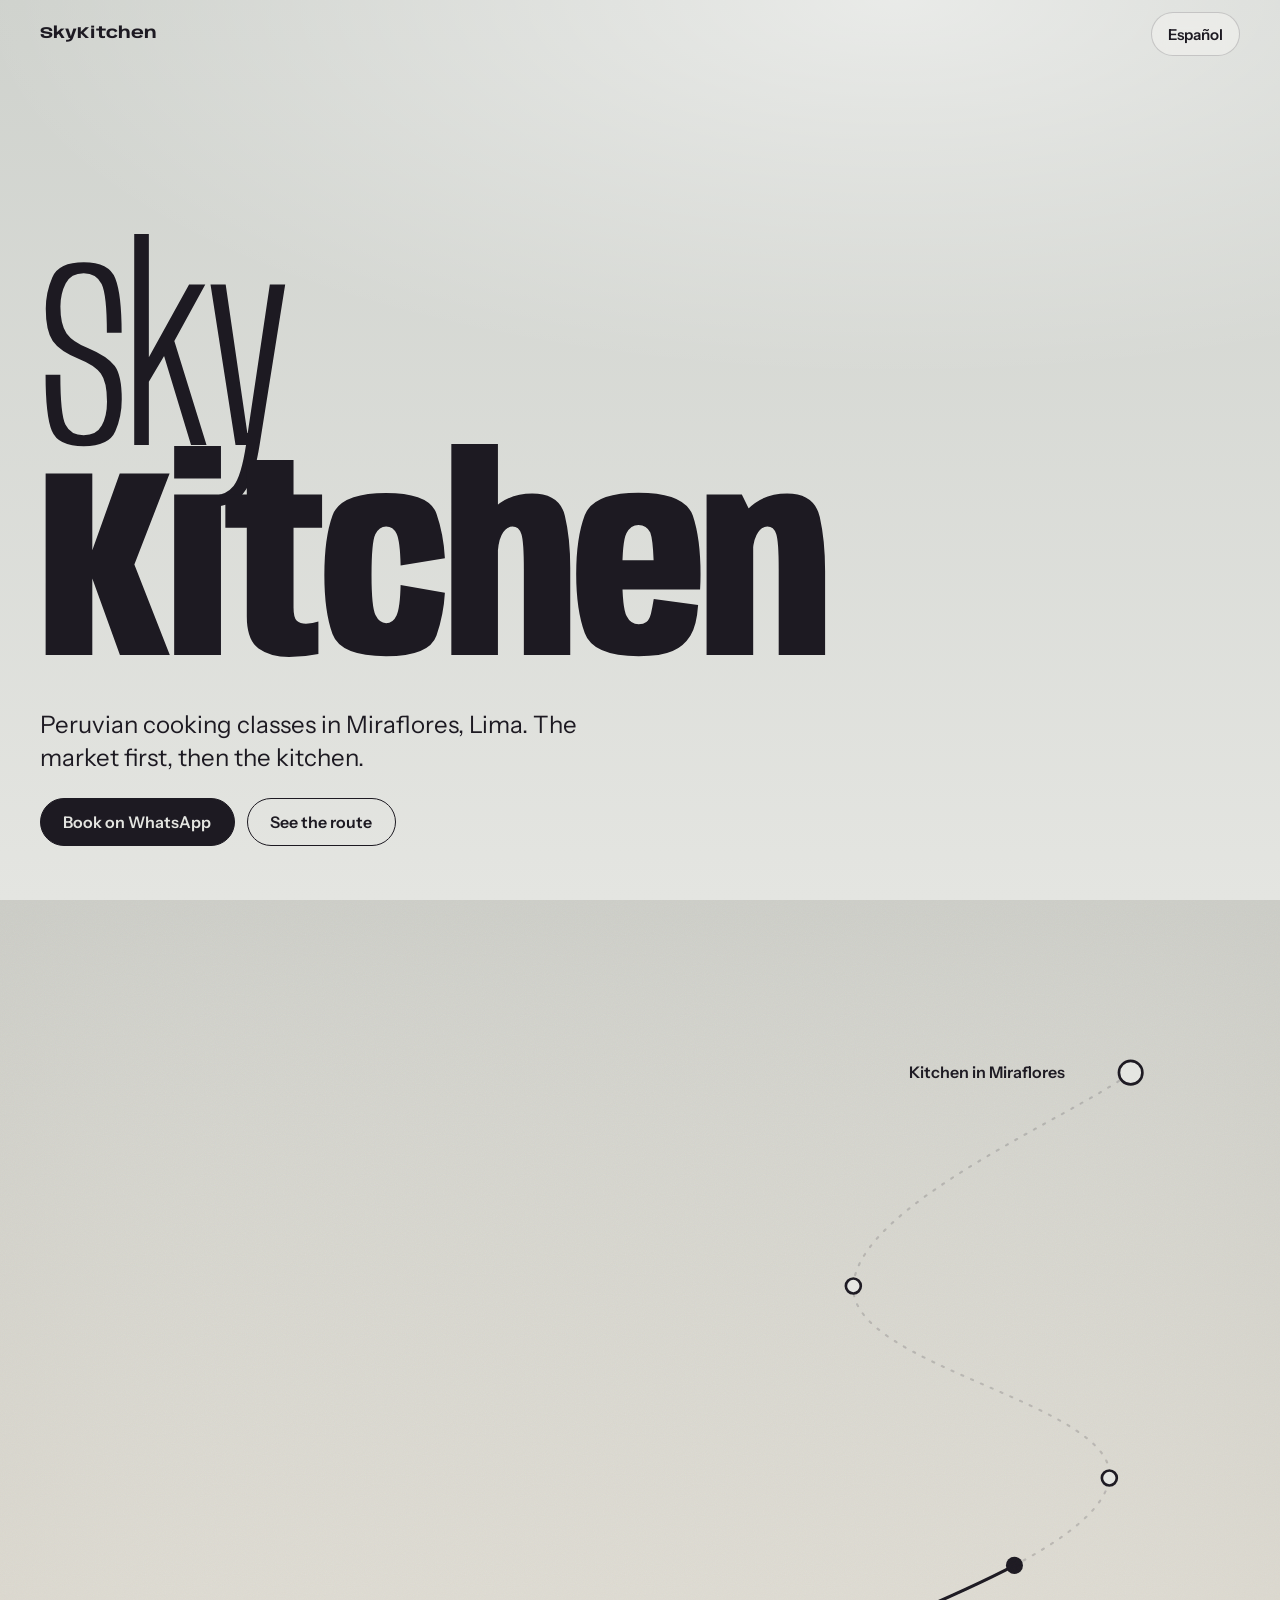
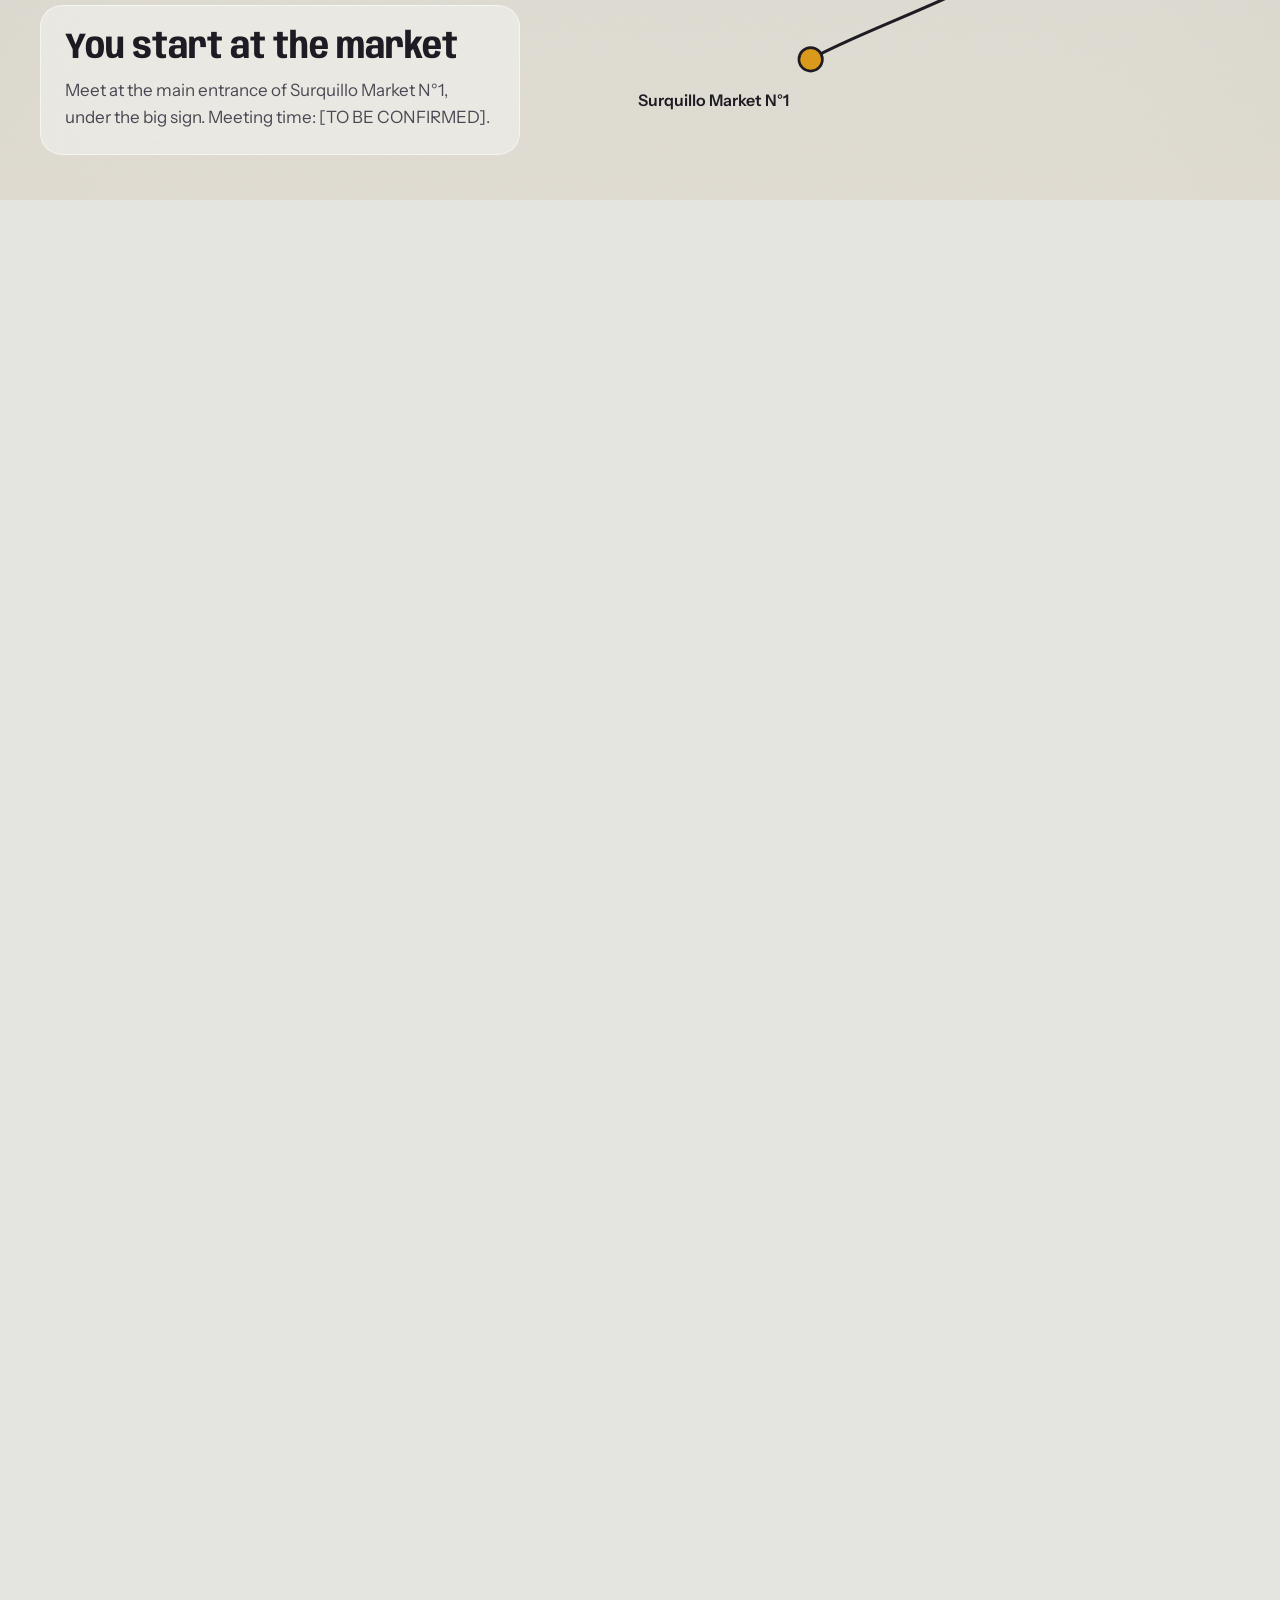
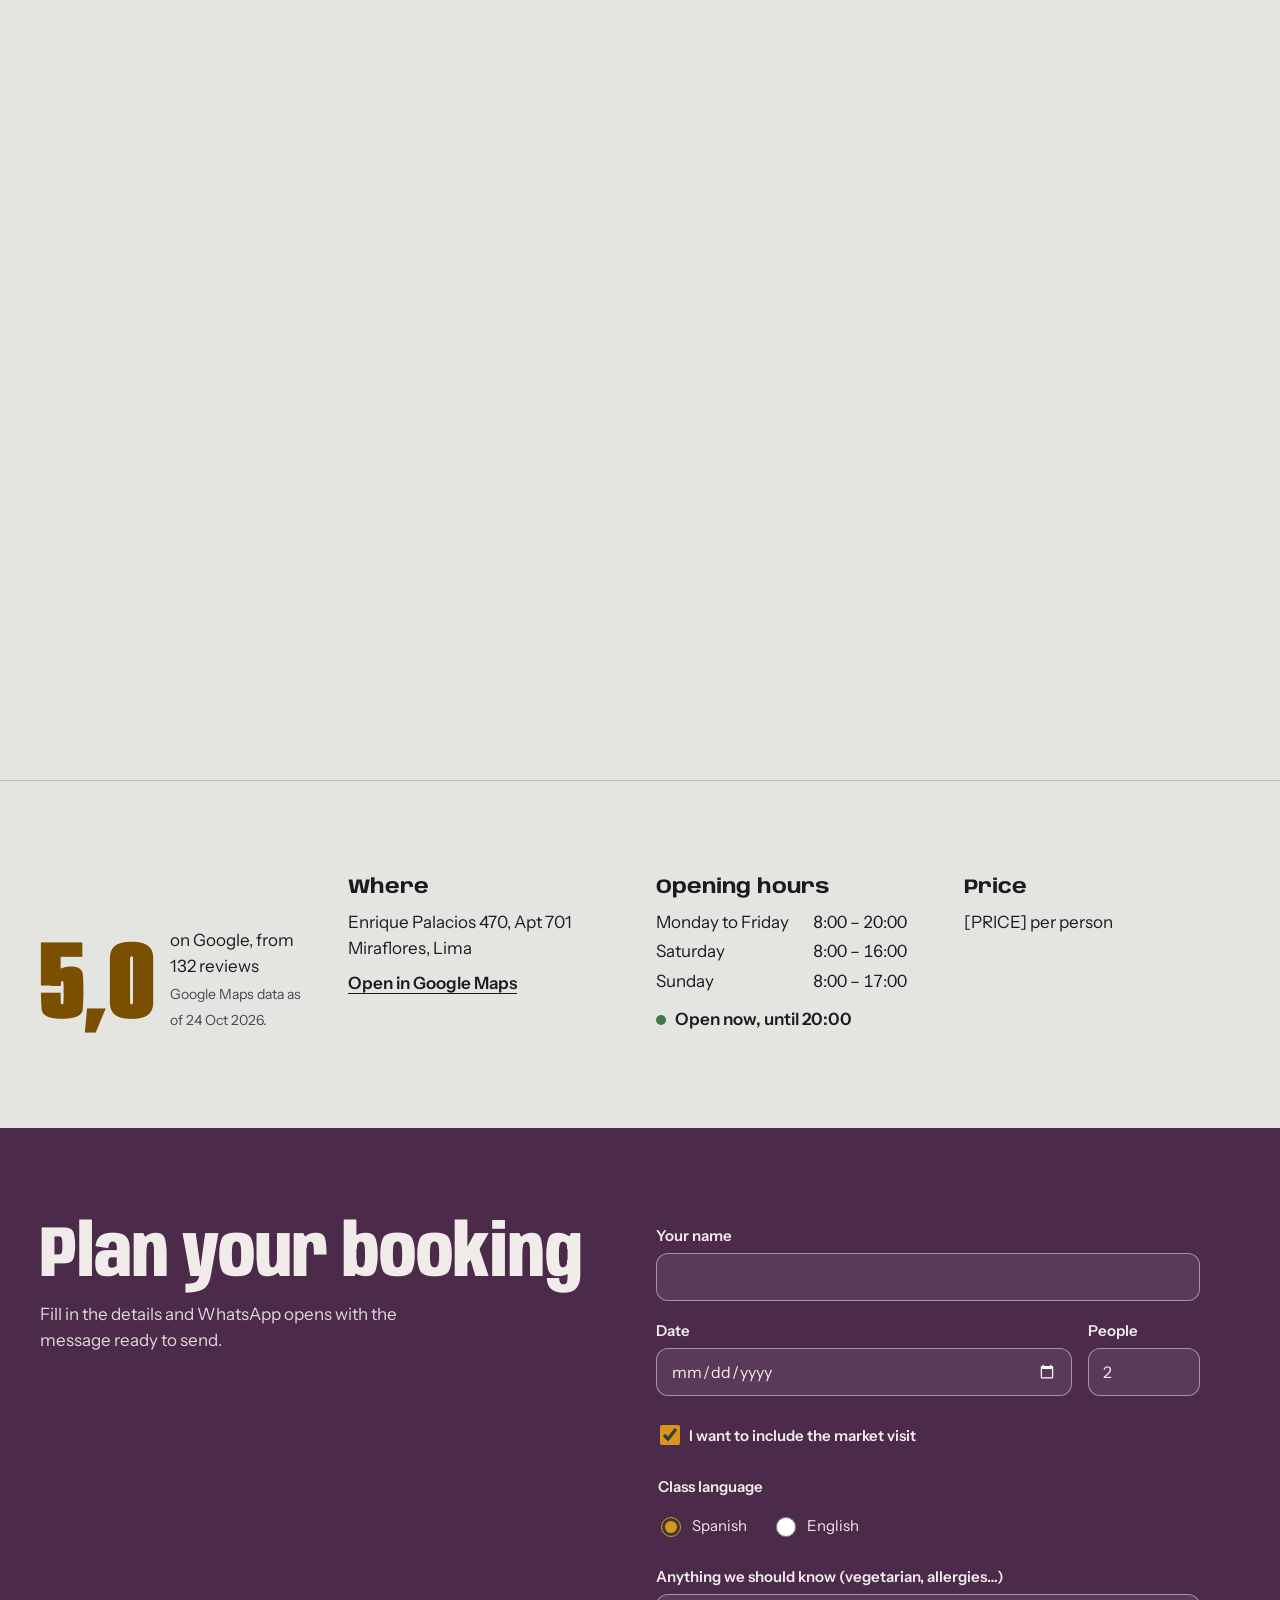
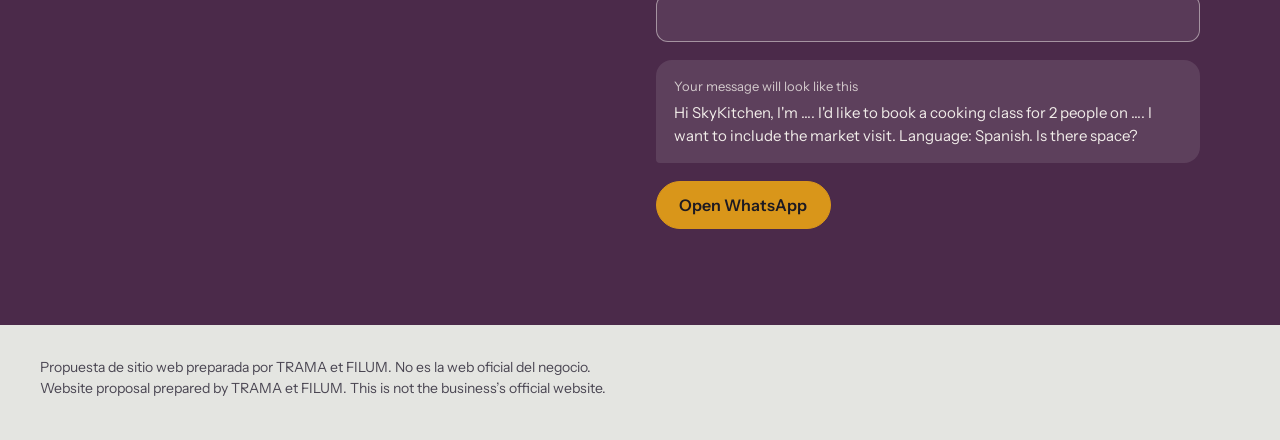
<file: skykitchen/index.html>
<!doctype html>
<html lang="es">
<head>
  <meta charset="utf-8">
  <meta name="viewport" content="width=device-width, initial-scale=1">
  <title data-i18n="titulo">SkyKitchen — Clases de cocina peruana en Miraflores, Lima</title>
  <meta name="description" data-i18n-attr="content:descripcion" content="Clases de cocina peruana con visita al Mercado N°1 de Surquillo y degustación de frutas. Miraflores, Lima.">
  <meta name="color-scheme" content="light dark">
  <meta name="theme-color" content="#cfd2cd" media="(prefers-color-scheme: light)">
  <meta name="theme-color" content="#18161d" media="(prefers-color-scheme: dark)">
  <link rel="icon" href="data:image/svg+xml,%3Csvg xmlns='http://www.w3.org/2000/svg' viewBox='0 0 32 32'%3E%3Ccircle cx='16' cy='16' r='14' fill='%23d9961a'/%3E%3C/svg%3E">
  <link rel="preconnect" href="https://fonts.googleapis.com">
  <link rel="preconnect" href="https://fonts.gstatic.com" crossorigin>
  <link rel="stylesheet" href="https://fonts.googleapis.com/css2?family=Anybody:wdth,wght@50..150,300..900&family=Instrument+Sans:wght@400;600&display=swap" media="print" onload="this.media='all'">
  <noscript><link rel="stylesheet" href="https://fonts.googleapis.com/css2?family=Anybody:wdth,wght@50..150,300..900&family=Instrument+Sans:wght@400;600&display=swap"></noscript>
  <script type="module" crossorigin src="./assets/index-ByJWQfvD.js"></script>
  <link rel="stylesheet" crossorigin href="./assets/index-DKep3HPD.css">
</head>
<body>
  <a class="saltar" href="#reserva" data-i18n="reservar">Reserva por WhatsApp</a>

  <header class="barra">
    <span class="marca" aria-hidden="true">SkyKitchen</span>
    <button class="idioma" type="button" data-i18n="idiomaOtro" data-i18n-attr="aria-label:idiomaOtroLabel">English</button>
  </header>

  <main>
    <section class="portada" aria-labelledby="nombre">
      <div class="cielo" aria-hidden="true"></div>
      <h1 id="nombre" class="nombre"><span>Sky</span><span>Kitchen</span></h1>
      <p class="bajada" data-i18n="bajada">Clases de cocina peruana en Miraflores, Lima. Primero el mercado, después la cocina.</p>
      <div class="acciones">
        <a class="boton boton-lleno" href="#reserva" data-i18n="reservar">Reserva por WhatsApp</a>
        <a class="boton" href="#recorrido" data-i18n="verRecorrido">Mira el recorrido</a>
      </div>
    </section>

    <section id="recorrido" class="recorrido" aria-label="Recorrido">
      <div class="escena">
        <div class="escena-cielo" aria-hidden="true"></div>
        <svg class="mapa" aria-hidden="true"></svg>
        <ol class="capitulos">
          <li class="capitulo" data-paso="0">
            <h2 data-i18n="c1t">Empiezas en el mercado</h2>
            <p data-i18n="c1p"></p>
          </li>
          <li class="capitulo" data-paso="1">
            <p class="cifra" aria-hidden="true"><span class="contador">35</span>+</p>
            <h2 data-i18n="c2t">Pruebas más de 35 frutas</h2>
            <p data-i18n="c2p"></p>
          </li>
          <li class="capitulo" data-paso="2">
            <h2 data-i18n="c3t">Cocinas un menú de cuatro pasos</h2>
            <p data-i18n="c3p"></p>
          </li>
          <li class="capitulo" data-paso="3">
            <h2 data-i18n="c4t">Y lo comes allá arriba</h2>
            <p data-i18n="c4p"></p>
          </li>
        </ol>
        <div class="grano" aria-hidden="true"></div>
      </div>
    </section>

    <section class="datos" aria-label="Datos">
      <div class="dato dato-nota">
        <p class="nota-grande">5,0</p>
        <p><span data-i18n="resenas">en Google, con 132 reseñas</span><br><small data-i18n="resenasNota">Dato de Google Maps al 24/10/2026.</small></p>
      </div>
      <div class="dato">
        <h2 data-i18n="dondeT">Dónde</h2>
        <p data-i18n="direccion">Enrique Palacios 470, Dpto 701<br>Miraflores, Lima</p>
        <a class="enlace" href="https://www.google.com/maps/search/?api=1&query=SkyKitchen%20Peruvian%20Cooking%20Classes&query_place_id=ChIJ6Tg-0RfIBZER4-dGio6f9-0" target="_blank" rel="noopener" data-i18n="abrirMapa">Abrir en Google Maps</a>
      </div>
      <div class="dato">
        <h2 data-i18n="horarioT">Horario</h2>
        <dl class="horario">
          <dt data-i18n="lunVie">Lunes a viernes</dt><dd>8:00 – 20:00</dd>
          <dt data-i18n="sab">Sábado</dt><dd>8:00 – 16:00</dd>
          <dt data-i18n="dom">Domingo</dt><dd>8:00 – 17:00</dd>
        </dl>
        <p class="estado" aria-live="polite"></p>
      </div>
      <div class="dato">
        <h2 data-i18n="precioT">Precio</h2>
        <p data-i18n="precio">[PRECIO] por persona</p>
      </div>
    </section>

    <section id="reserva" class="reserva" aria-labelledby="reserva-t">
      <div class="reserva-texto">
        <h2 id="reserva-t" data-i18n="reservaT">Arma tu reserva</h2>
        <p data-i18n="reservaP">Completa los datos y se abre WhatsApp con el mensaje listo para enviar.</p>
      </div>
      <form class="formulario" novalidate>
        <label>
          <span data-i18n="fNombre">Tu nombre</span>
          <input name="nombre" autocomplete="given-name" required>
        </label>
        <div class="fila">
          <label>
            <span data-i18n="fFecha">Fecha</span>
            <input name="fecha" type="date" required>
          </label>
          <label>
            <span data-i18n="fPersonas">Personas</span>
            <input name="personas" type="number" min="1" max="20" value="2" inputmode="numeric" required>
          </label>
        </div>
        <label class="casilla">
          <input name="mercado" type="checkbox" checked>
          <span data-i18n="fMercado">Quiero incluir la visita al mercado</span>
        </label>
        <fieldset class="opciones">
          <legend data-i18n="fIdioma">Idioma de la clase</legend>
          <label><input type="radio" name="idioma" value="es" checked> <span data-i18n="fIdiomaEs">Español</span></label>
          <label><input type="radio" name="idioma" value="en"> <span data-i18n="fIdiomaEn">Inglés</span></label>
        </fieldset>
        <label>
          <span data-i18n="fDieta">Algo que debamos saber (vegetariano, alergias…)</span>
          <input name="dieta">
        </label>
        <div class="vista">
          <p class="vista-t" data-i18n="fVista">Así va a quedar tu mensaje</p>
          <p class="vista-msg" aria-live="polite"></p>
        </div>
        <button class="boton boton-lleno" type="submit" data-i18n="fEnviar">Abrir WhatsApp</button>
      </form>
    </section>
  </main>

  <footer class="pie">
    <p>Propuesta de sitio web preparada por TRAMA et FILUM. No es la web oficial del negocio.</p>
    <p class="pie-en" lang="en" hidden data-i18n="pie"></p>
  </footer>

</body>
</html>
</file>
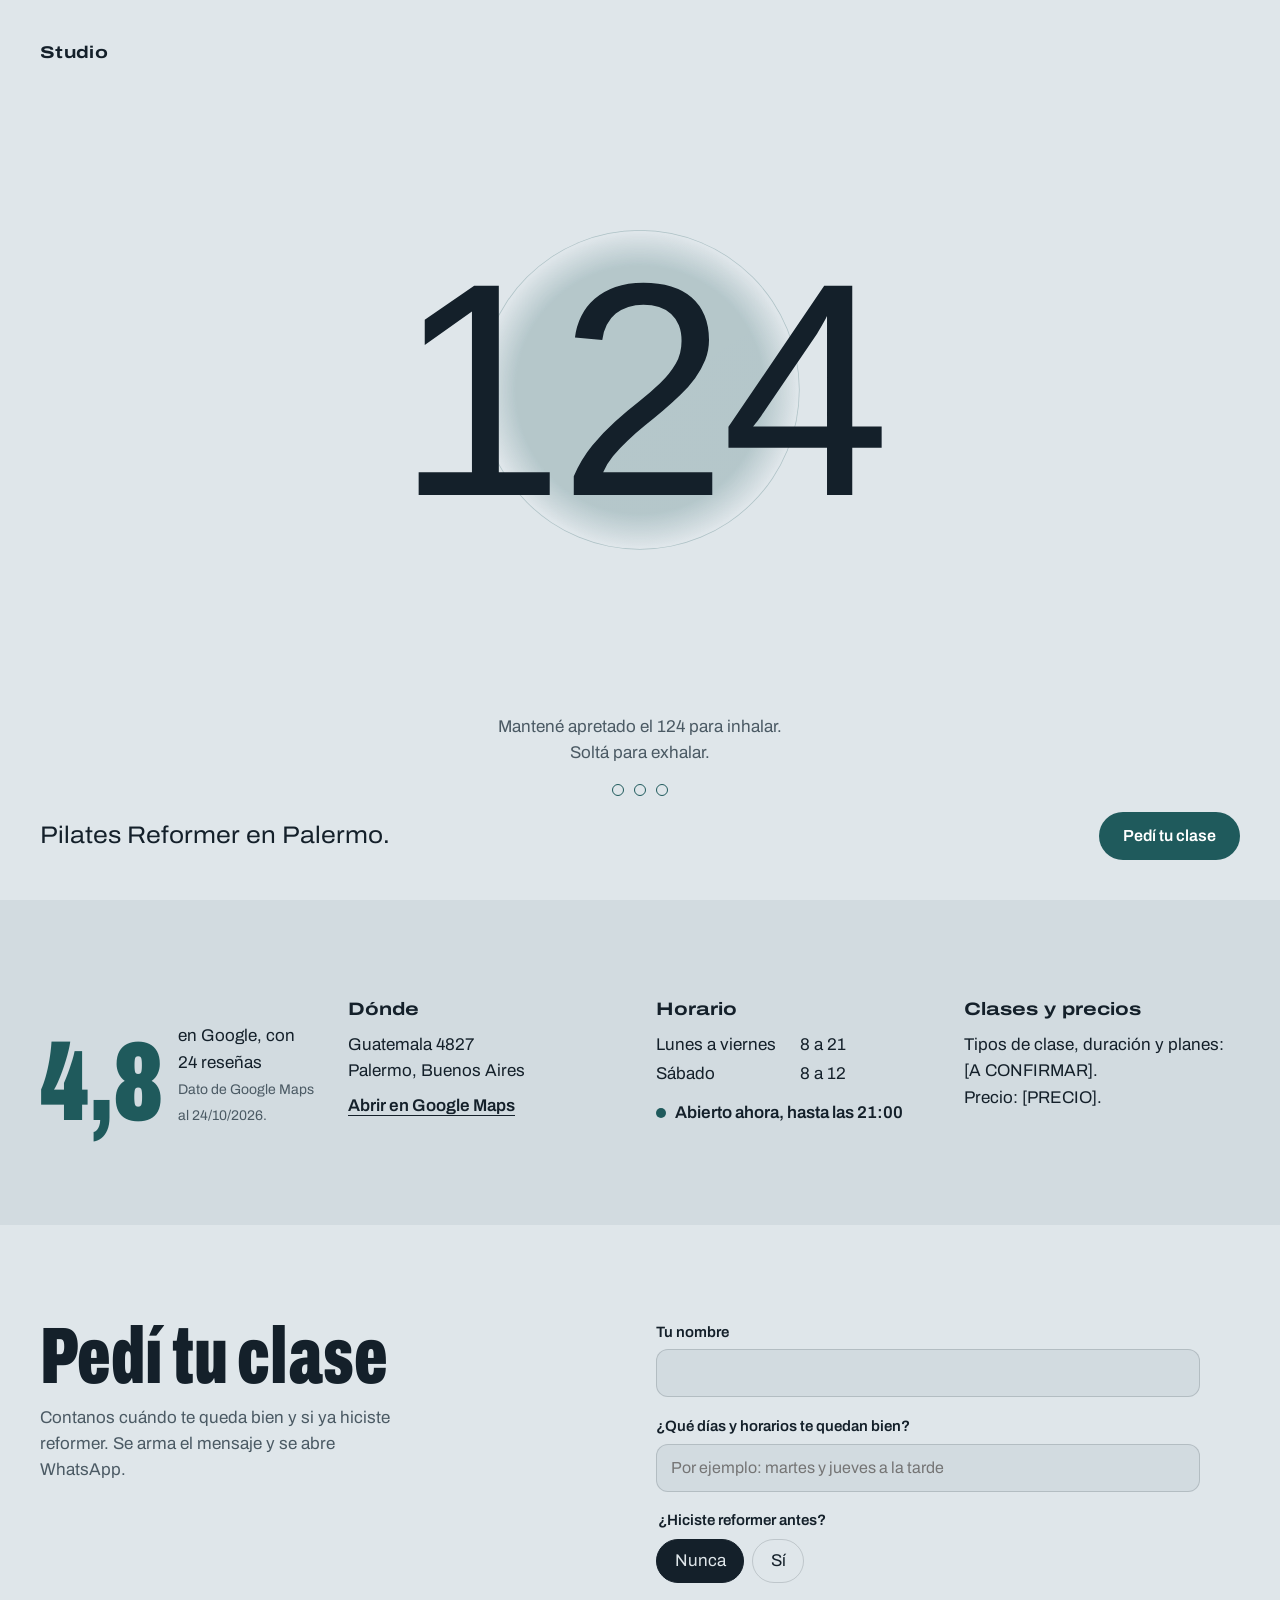
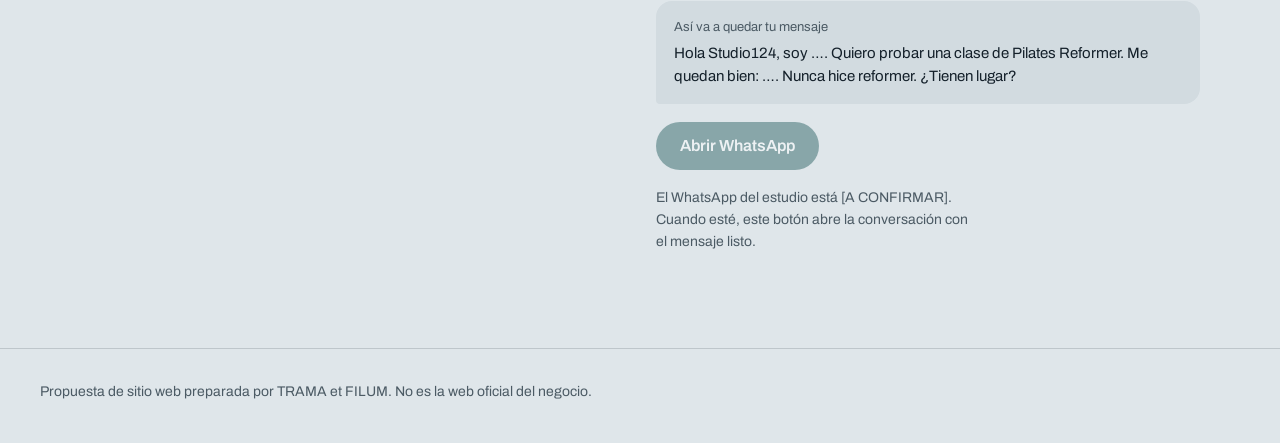
<file: studio124/index.html>
<!doctype html>
<html lang="es">
<head>
  <meta charset="utf-8">
  <meta name="viewport" content="width=device-width, initial-scale=1">
  <title>Studio124 — Pilates Reformer en Palermo, Buenos Aires</title>
  <meta name="description" content="Studio de Pilates Reformer en Guatemala 4827, Palermo, Buenos Aires.">
  <meta name="color-scheme" content="light dark">
  <meta name="theme-color" content="#dfe6ea" media="(prefers-color-scheme: light)">
  <meta name="theme-color" content="#0f171c" media="(prefers-color-scheme: dark)">
  <link rel="icon" href="data:image/svg+xml,%3Csvg xmlns='http://www.w3.org/2000/svg' viewBox='0 0 32 32'%3E%3Ccircle cx='16' cy='16' r='12' fill='none' stroke='%231f5a5c' stroke-width='3'/%3E%3C/svg%3E">
  <link rel="preconnect" href="https://fonts.googleapis.com">
  <link rel="preconnect" href="https://fonts.gstatic.com" crossorigin>
  <link rel="stylesheet" href="https://fonts.googleapis.com/css2?family=Archivo:wdth,wght@62..125,100..900&display=swap" media="print" onload="this.media='all'">
  <noscript><link rel="stylesheet" href="https://fonts.googleapis.com/css2?family=Archivo:wdth,wght@62..125,100..900&display=swap"></noscript>
  <script type="module" crossorigin src="./assets/index-C8t9mYBE.js"></script>
  <link rel="stylesheet" crossorigin href="./assets/index-Ceux4A2R.css">
</head>
<body>
  <main>
    <section class="portada" aria-labelledby="nombre">
      <p class="marca">Studio</p>
      <h1 id="nombre" class="oculto">Studio124 — Pilates Reformer en Palermo</h1>
      <button class="pulmon" type="button" aria-describedby="instruccion">
        <span class="aire" aria-hidden="true"></span>
        <span class="numero" aria-hidden="true">124</span>
        <span class="oculto">Mantené apretado para inhalar</span>
      </button>
      <p id="instruccion" class="instruccion" aria-live="polite">Mantené apretado el 124 para inhalar. Soltá para exhalar.</p>
      <p class="cuenta" aria-hidden="true"><span class="punto"></span><span class="punto"></span><span class="punto"></span></p>
      <div class="pie-portada">
        <p class="bajada">Pilates Reformer en Palermo.</p>
        <a class="boton" href="#contacto">Pedí tu clase</a>
      </div>
    </section>

    <section class="datos" aria-label="Datos">
      <div class="dato dato-nota">
        <p class="nota-grande">4,8</p>
        <p>en Google, con 24 reseñas<br><small>Dato de Google Maps al 24/10/2026.</small></p>
      </div>
      <div class="dato">
        <h2>Dónde</h2>
        <p>Guatemala 4827<br>Palermo, Buenos Aires</p>
        <a class="enlace" href="https://www.google.com/maps/search/?api=1&query=Studio124%20Pilates%20Reformer&query_place_id=ChIJj2JfYgC1vJUR-T2aqLuxqTo" target="_blank" rel="noopener">Abrir en Google Maps</a>
      </div>
      <div class="dato">
        <h2>Horario</h2>
        <dl class="horario">
          <dt>Lunes a viernes</dt><dd>8 a 21</dd>
          <dt>Sábado</dt><dd>8 a 12</dd>
        </dl>
        <p class="estado" aria-live="polite"></p>
      </div>
      <div class="dato">
        <h2>Clases y precios</h2>
        <p>Tipos de clase, duración y planes: [A CONFIRMAR].<br>Precio: [PRECIO].</p>
      </div>
    </section>

    <section id="contacto" class="contacto" aria-labelledby="contacto-t">
      <div>
        <h2 id="contacto-t">Pedí tu clase</h2>
        <p>Contanos cuándo te queda bien y si ya hiciste reformer. Se arma el mensaje y se abre WhatsApp.</p>
      </div>
      <form class="formulario">
        <label><span>Tu nombre</span><input name="nombre" autocomplete="given-name" required></label>
        <label><span>¿Qué días y horarios te quedan bien?</span><input name="cuando" required placeholder="Por ejemplo: martes y jueves a la tarde"></label>
        <fieldset class="opciones">
          <legend>¿Hiciste reformer antes?</legend>
          <label class="ficha"><input type="radio" name="nivel" value="no" checked><span>Nunca</span></label>
          <label class="ficha"><input type="radio" name="nivel" value="si"><span>Sí</span></label>
        </fieldset>
        <div class="vista">
          <p class="vista-t">Así va a quedar tu mensaje</p>
          <p class="vista-msg" aria-live="polite"></p>
        </div>
        <button class="boton" type="submit">Abrir WhatsApp</button>
        <p class="sin-numero" hidden>El WhatsApp del estudio está [A CONFIRMAR]. Cuando esté, este botón abre la conversación con el mensaje listo.</p>
      </form>
    </section>
  </main>

  <footer class="pie">
    <p>Propuesta de sitio web preparada por TRAMA et FILUM. No es la web oficial del negocio.</p>
  </footer>

</body>
</html>
</file>
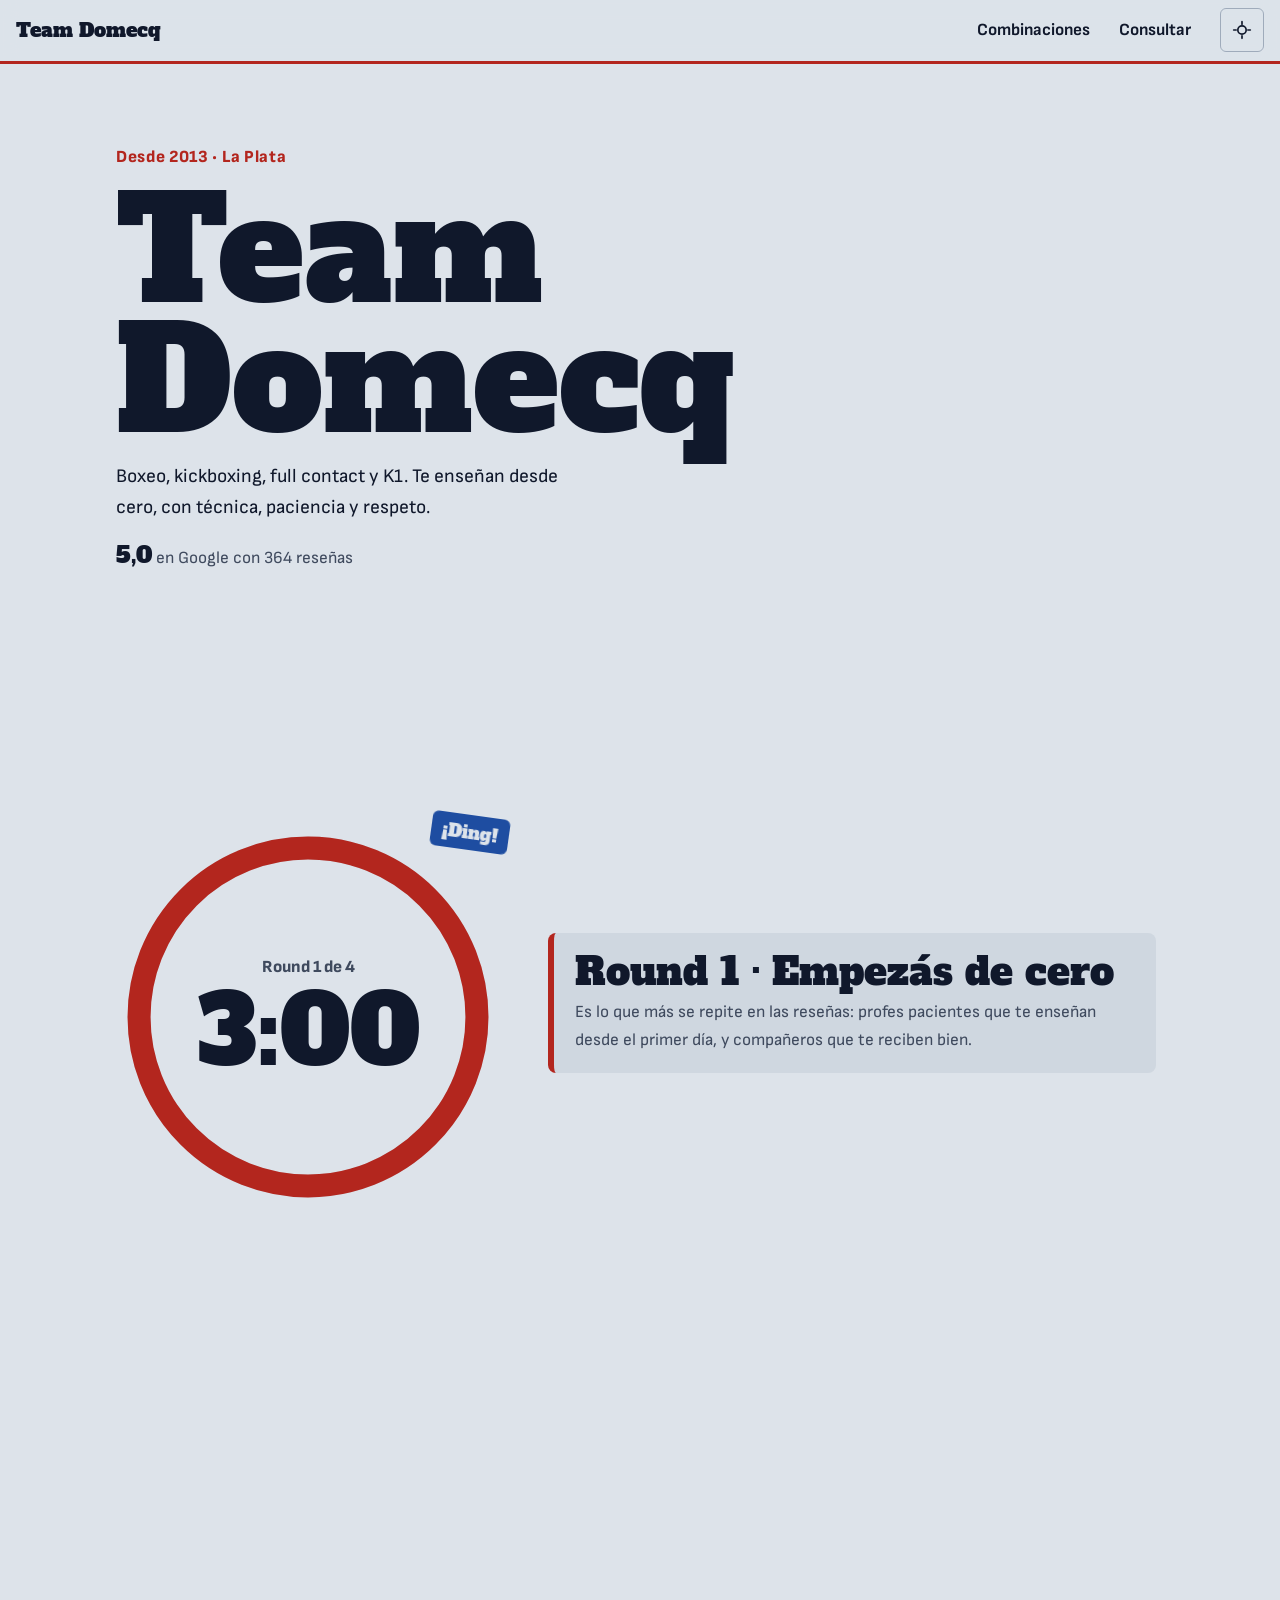
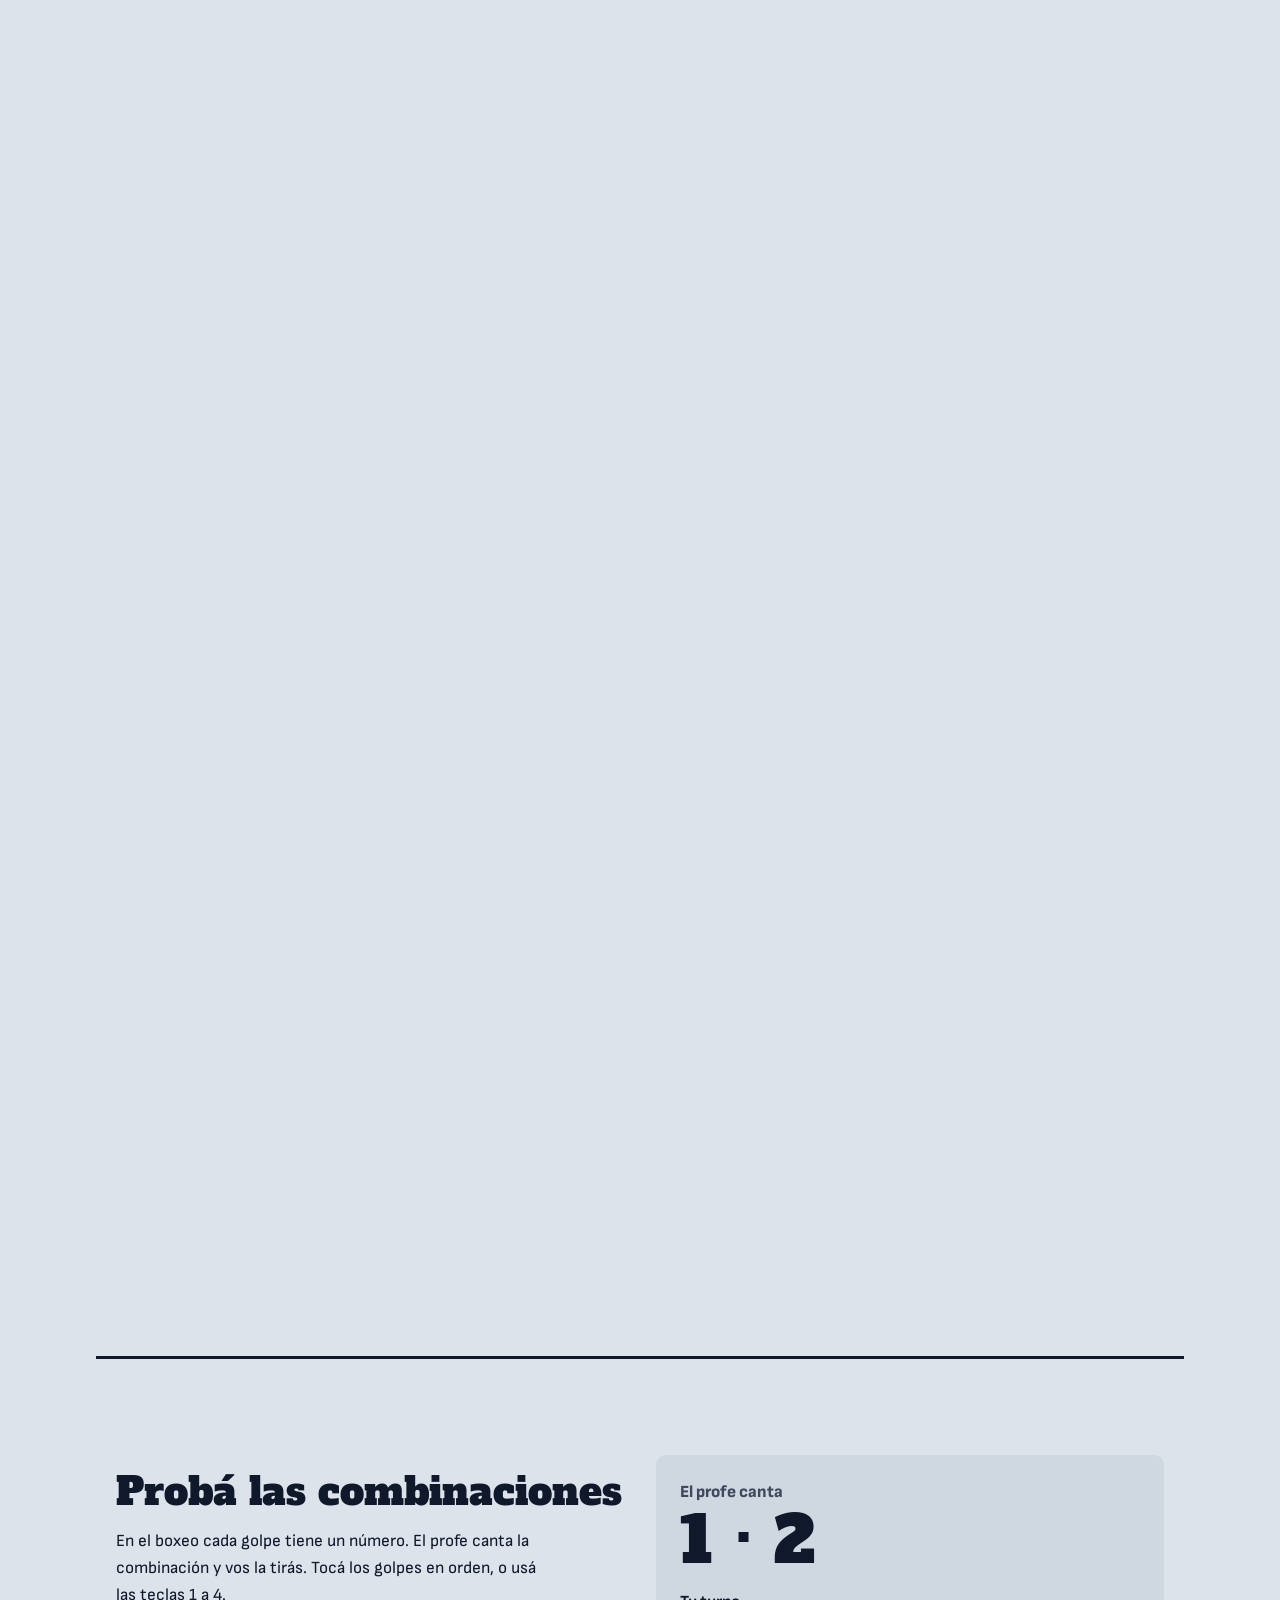
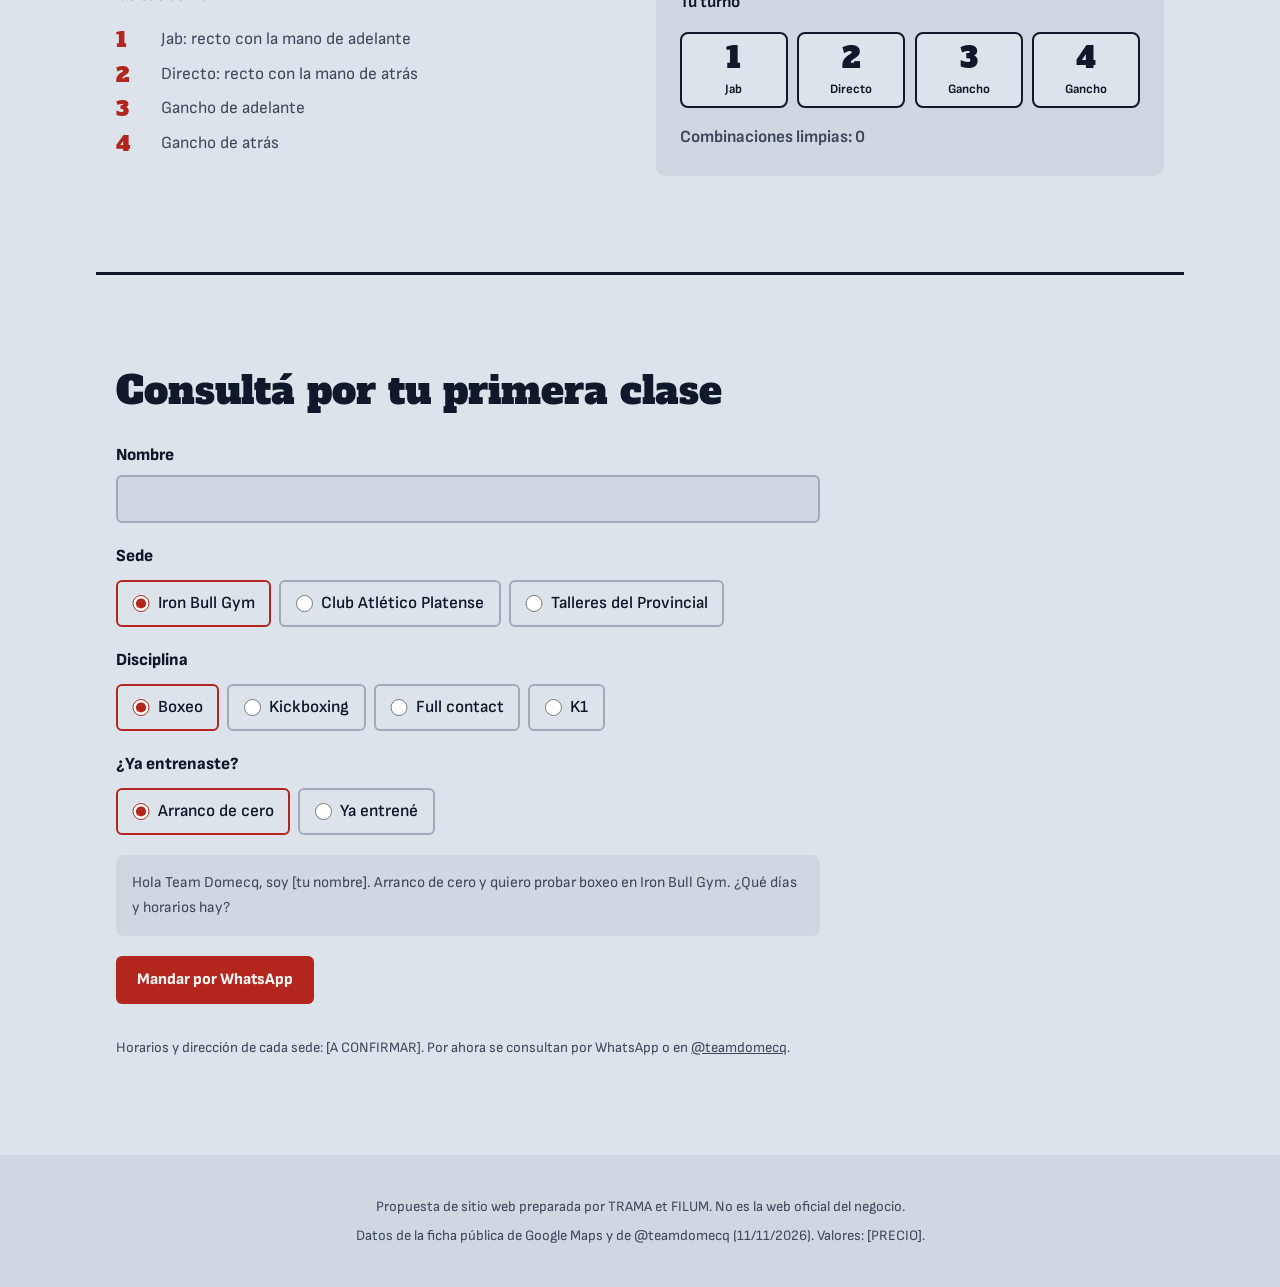
<file: team-domecq/index.html>
<!doctype html>
<html lang="es">
<head>
  <meta charset="utf-8">
  <meta name="viewport" content="width=device-width, initial-scale=1, viewport-fit=cover">
  <title>Team Domecq — Boxeo y kickboxing en La Plata</title>
  <meta name="description" content="Boxeo, kickboxing, full contact y K1 en La Plata desde 2013, en tres sedes. Aprendés desde cero, con técnica y respeto. Consultá por WhatsApp.">
  <meta name="color-scheme" content="light dark">
  <meta name="theme-color" content="#dde3ea" media="(prefers-color-scheme: light)">
  <meta name="theme-color" content="#0e1424" media="(prefers-color-scheme: dark)">
  <link rel="icon" href="data:image/svg+xml,%3Csvg xmlns='http://www.w3.org/2000/svg' viewBox='0 0 32 32'%3E%3Ccircle cx='16' cy='17' r='12' fill='none' stroke='%23b3261e' stroke-width='4'/%3E%3Cpath d='M16 17V9' stroke='%2310182b' stroke-width='3' stroke-linecap='round'/%3E%3C/svg%3E">
  <link rel="preconnect" href="https://fonts.googleapis.com">
  <link rel="preconnect" href="https://fonts.gstatic.com" crossorigin>
  <link rel="stylesheet" href="https://fonts.googleapis.com/css2?family=Alfa+Slab+One&family=Sofia+Sans:wght@400..800&display=swap" media="print" onload="this.media='all'">
  <noscript><link rel="stylesheet" href="https://fonts.googleapis.com/css2?family=Alfa+Slab+One&family=Sofia+Sans:wght@400..800&display=swap"></noscript>
  <script>if (!matchMedia('(prefers-reduced-motion: reduce)').matches) document.documentElement.classList.add('con-movimiento');</script>
  <script type="module" crossorigin src="./assets/index-DqpbvM9v.js"></script>
  <link rel="stylesheet" crossorigin href="./assets/index-CQpnD3iL.css">
</head>
<body>
  <a class="saltar" href="#contenido">Ir al contenido</a>
  <header class="barra">
    <a class="marca" href="#inicio">Team Domecq</a>
    <nav aria-label="Secciones">
      <a href="#combos">Combinaciones</a>
      <a href="#consulta">Consultar</a>
    </nav>
    <button class="tema" type="button" aria-pressed="false" aria-label="Pasar a modo oscuro">
      <svg viewBox="0 0 24 24" aria-hidden="true"><circle cx="12" cy="12" r="5"/><path d="M12 2v3M12 19v3M2 12h3M19 12h3"/></svg>
    </button>
  </header>

  <main id="contenido">
    <section class="portada" id="inicio" aria-labelledby="titulo">
      <p class="desde">Desde 2013 · La Plata</p>
      <h1 id="titulo">Team Domecq</h1>
      <p class="bajada">Boxeo, kickboxing, full contact y K1. Te enseñan desde cero, con técnica, paciencia y respeto.</p>
      <p class="nota-google"><strong>5,0</strong> en Google con 364 reseñas</p>
    </section>

    <section class="pelicula" aria-label="Cuatro rounds para conocer al equipo">
      <div class="escenario">
        <div class="reloj" aria-hidden="true">
          <svg viewBox="0 0 200 200"><circle class="pista" cx="100" cy="100" r="88"/><circle class="avance" cx="100" cy="100" r="88"/></svg>
          <div class="reloj-texto"><span class="round" id="round">Round 1 de 4</span><span class="tiempo" id="tiempo">3:00</span></div>
          <span class="campana" id="campana">¡Ding!</span>
        </div>
        <ol class="rounds">
          <li class="r" data-i="0">
            <h2>Round 1 · Empezás de cero</h2>
            <p>Es lo que más se repite en las reseñas: profes pacientes que te enseñan desde el primer día, y compañeros que te reciben bien.</p>
          </li>
          <li class="r" data-i="1">
            <h2>Round 2 · Cuatro disciplinas</h2>
            <p>Boxeo, kickboxing, full contact y K1. Técnica primero, con respeto, escucha y compañerismo.</p>
          </li>
          <li class="r" data-i="2">
            <h2>Round 3 · Tres sedes</h2>
            <p>Iron Bull Gym, Club Atlético Platense y Club Talleres del Provincial. Elegís la que te queda más cerca.</p>
          </li>
          <li class="r" data-i="3">
            <h2>Round 4 · Tu primera clase</h2>
            <p>Qué traer y qué protecciones conviene comprar está en sus historias destacadas «Protecciones» y «Golpes básicos». Antes de comprar, consultalo con el profe.</p>
            <a class="boton" href="#consulta">Consultar por mi primera clase</a>
          </li>
        </ol>
      </div>
    </section>

    <section class="combos" id="combos" aria-labelledby="combos-t">
      <div class="combos-texto">
        <h2 id="combos-t">Probá las combinaciones</h2>
        <p>En el boxeo cada golpe tiene un número. El profe canta la combinación y vos la tirás. Tocá los golpes en orden, o usá las teclas 1 a 4.</p>
        <dl class="golpes">
          <dt>1</dt><dd>Jab: recto con la mano de adelante</dd>
          <dt>2</dt><dd>Directo: recto con la mano de atrás</dd>
          <dt>3</dt><dd>Gancho de adelante</dd>
          <dt>4</dt><dd>Gancho de atrás</dd>
        </dl>
      </div>
      <div class="juego">
        <p class="canto" aria-live="polite"><span class="canto-t">El profe canta</span><strong id="canto">1 · 2</strong></p>
        <p class="tirado" id="tirado" aria-live="polite">Tu turno</p>
        <div class="botones-golpe" role="group" aria-label="Golpes">
          <button type="button" data-g="1">1<small>Jab</small></button>
          <button type="button" data-g="2">2<small>Directo</small></button>
          <button type="button" data-g="3">3<small>Gancho</small></button>
          <button type="button" data-g="4">4<small>Gancho</small></button>
        </div>
        <p class="puntaje" id="puntaje">Combinaciones limpias: 0</p>
      </div>
    </section>

    <section class="consulta" id="consulta" aria-labelledby="consulta-t">
      <h2 id="consulta-t">Consultá por tu primera clase</h2>
      <form class="form" id="form-consulta">
        <label class="campo"><span>Nombre</span><input name="nombre" autocomplete="given-name" required></label>
        <fieldset>
          <legend>Sede</legend>
          <div class="opciones">
            <label><input type="radio" name="sede" value="Iron Bull Gym" checked> Iron Bull Gym</label>
            <label><input type="radio" name="sede" value="Club Atlético Platense"> Club Atlético Platense</label>
            <label><input type="radio" name="sede" value="Club Talleres del Provincial"> Talleres del Provincial</label>
          </div>
        </fieldset>
        <fieldset>
          <legend>Disciplina</legend>
          <div class="opciones">
            <label><input type="radio" name="disciplina" value="boxeo" checked> Boxeo</label>
            <label><input type="radio" name="disciplina" value="kickboxing"> Kickboxing</label>
            <label><input type="radio" name="disciplina" value="full contact"> Full contact</label>
            <label><input type="radio" name="disciplina" value="K1"> K1</label>
          </div>
        </fieldset>
        <fieldset>
          <legend>¿Ya entrenaste?</legend>
          <div class="opciones">
            <label><input type="radio" name="nivel" value="Arranco de cero" checked> Arranco de cero</label>
            <label><input type="radio" name="nivel" value="Ya entrené un tiempo"> Ya entrené</label>
          </div>
        </fieldset>
        <output class="vista-previa" id="vista-consulta" aria-live="polite"></output>
        <button class="boton" type="submit">Mandar por WhatsApp</button>
      </form>
      <p class="nota">Horarios y dirección de cada sede: [A CONFIRMAR]. Por ahora se consultan por WhatsApp o en <a href="https://www.instagram.com/teamdomecq/" target="_blank" rel="noopener">@teamdomecq</a>.</p>
    </section>
  </main>

  <footer class="pie">
    <p>Propuesta de sitio web preparada por TRAMA et FILUM. No es la web oficial del negocio.</p>
    <p>Datos de la ficha pública de Google Maps y de @teamdomecq (11/11/2026). Valores: [PRECIO].</p>
  </footer>
</body>
</html>
</file>
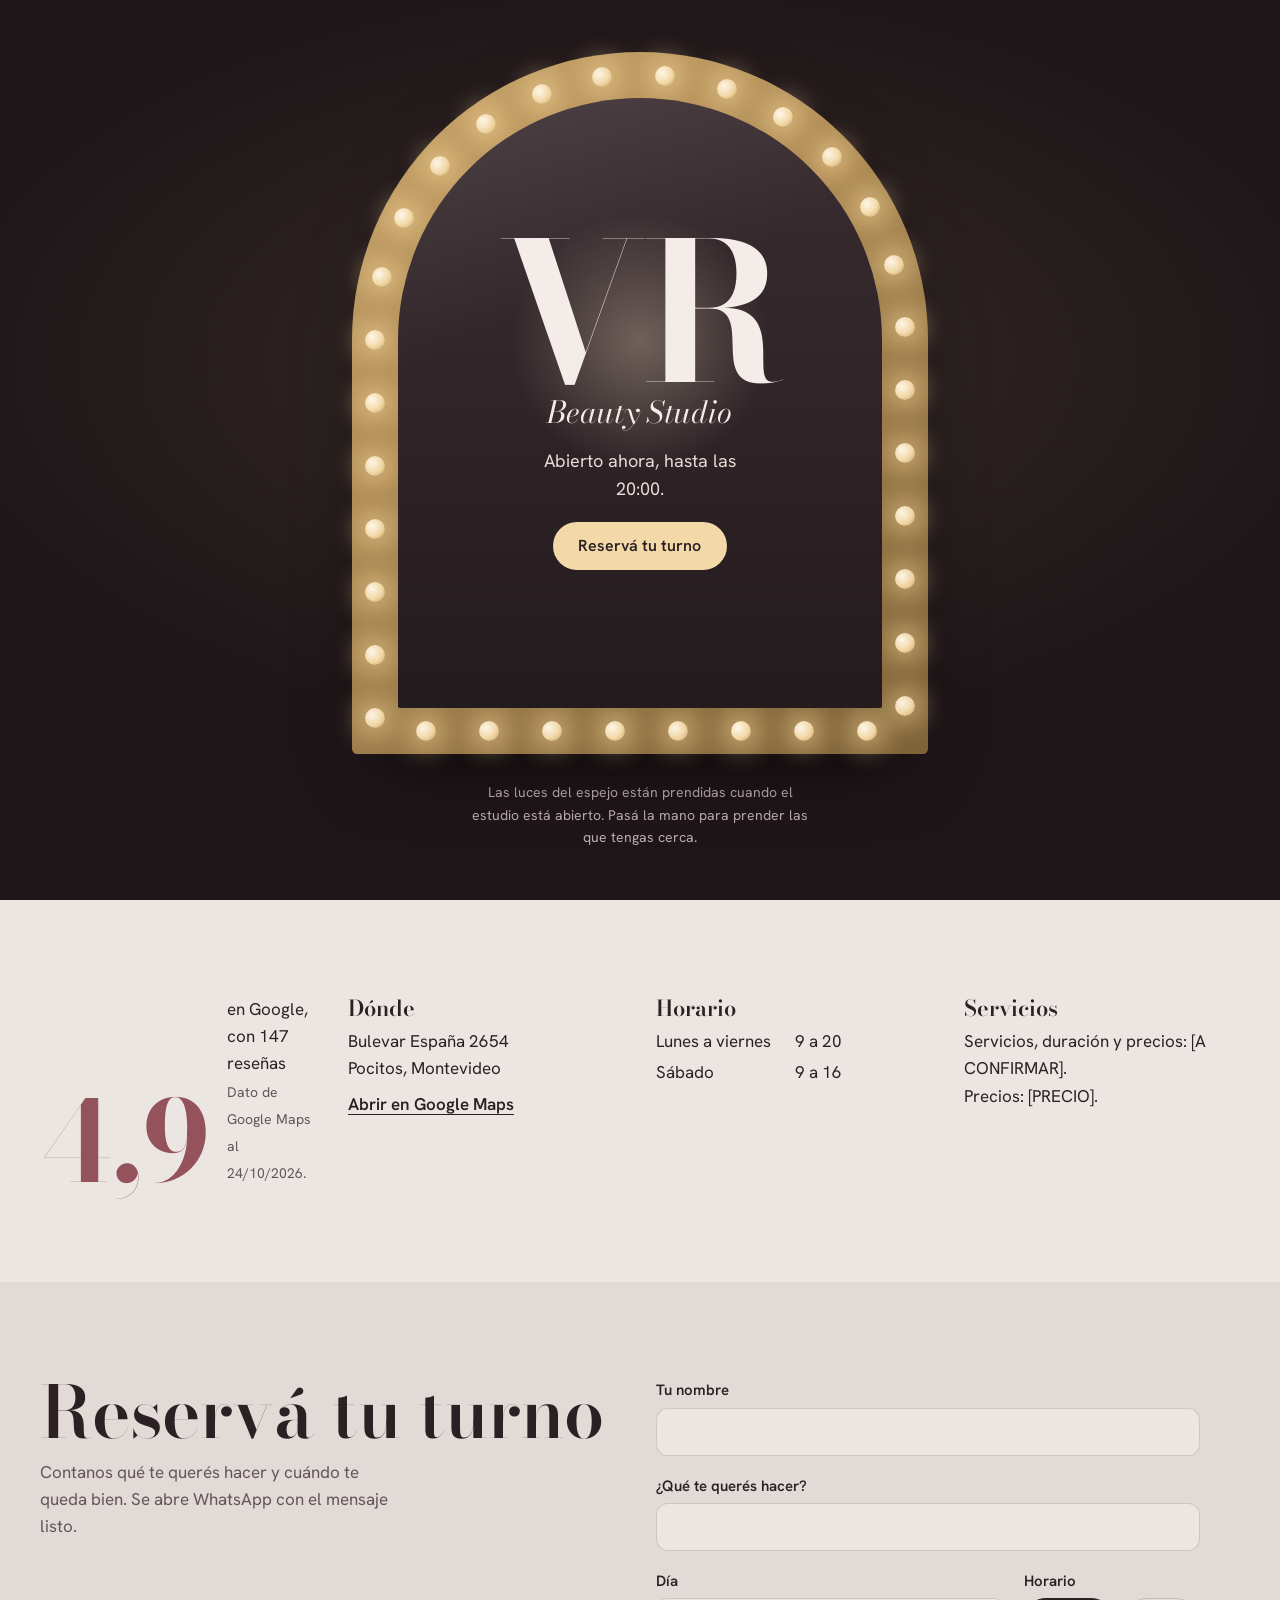
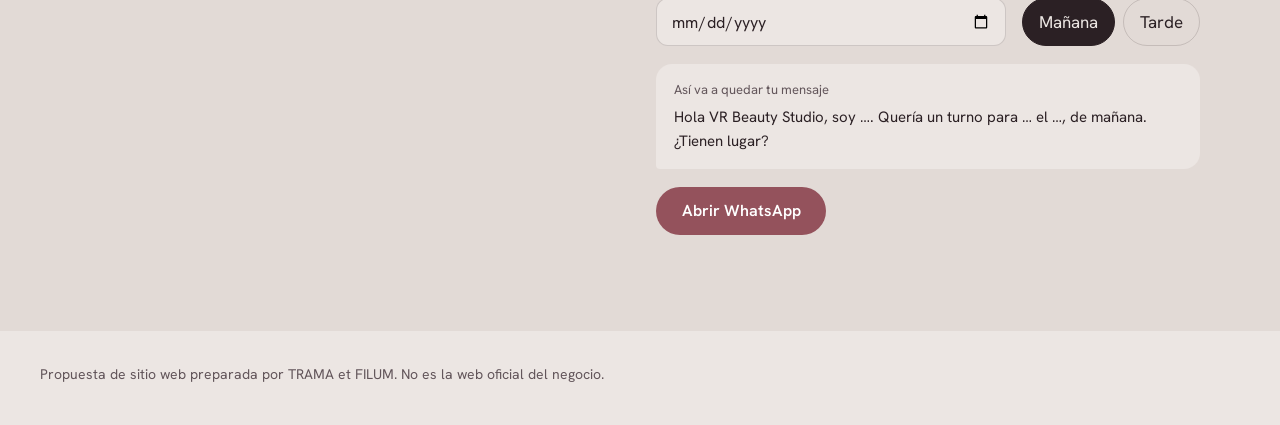
<file: vr-beauty-studio/index.html>
<!doctype html>
<html lang="es-UY">
<head>
  <meta charset="utf-8">
  <meta name="viewport" content="width=device-width, initial-scale=1">
  <title>VR Beauty Studio — Pocitos, Montevideo</title>
  <meta name="description" content="Estudio de belleza en Bulevar España 2654, Pocitos, Montevideo. Reservá por WhatsApp.">
  <meta name="color-scheme" content="light dark">
  <meta name="theme-color" content="#1f1619">
  <link rel="icon" href="data:image/svg+xml,%3Csvg xmlns='http://www.w3.org/2000/svg' viewBox='0 0 32 32'%3E%3Ccircle cx='16' cy='16' r='9' fill='%23f3d9a8'/%3E%3C/svg%3E">
  <link rel="preconnect" href="https://fonts.googleapis.com">
  <link rel="preconnect" href="https://fonts.gstatic.com" crossorigin>
  <link rel="stylesheet" href="https://fonts.googleapis.com/css2?family=Bodoni+Moda:opsz,wght@6..96,400..800&family=Hanken+Grotesk:wght@400;600&display=swap" media="print" onload="this.media='all'">
  <noscript><link rel="stylesheet" href="https://fonts.googleapis.com/css2?family=Bodoni+Moda:opsz,wght@6..96,400..800&family=Hanken+Grotesk:wght@400;600&display=swap"></noscript>
  <script type="module" crossorigin src="./assets/index-BdOcDVGC.js"></script>
  <link rel="stylesheet" crossorigin href="./assets/index-CE6_YFHf.css">
</head>
<body>
  <main>
    <section class="camerino" aria-labelledby="nombre">
      <div class="espejo">
        <div class="bombitas" aria-hidden="true"></div>
        <div class="vidrio">
          <div class="reflejo" aria-hidden="true"></div>
          <h1 id="nombre" class="nombre"><span class="vr">VR</span><span class="sub">Beauty Studio</span></h1>
          <p class="estado" aria-live="polite"></p>
          <a class="boton" href="#reserva">Reservá tu turno</a>
        </div>
      </div>
      <p class="pista">Las luces del espejo están prendidas cuando el estudio está abierto. Pasá la mano para prender las que tengas cerca.</p>
    </section>

    <section class="datos" aria-label="Datos">
      <div class="dato dato-nota">
        <p class="nota-grande">4,9</p>
        <p>en Google, con 147 reseñas<br><small>Dato de Google Maps al 24/10/2026.</small></p>
      </div>
      <div class="dato">
        <h2>Dónde</h2>
        <p>Bulevar España 2654<br>Pocitos, Montevideo</p>
        <a class="enlace" href="https://www.google.com/maps/search/?api=1&query=VR%20Beauty%20Studio&query_place_id=ChIJW6j2Q0iBn5UR3QW8O0gEPGQ" target="_blank" rel="noopener">Abrir en Google Maps</a>
      </div>
      <div class="dato">
        <h2>Horario</h2>
        <dl class="horario">
          <dt>Lunes a viernes</dt><dd>9 a 20</dd>
          <dt>Sábado</dt><dd>9 a 16</dd>
        </dl>
      </div>
      <div class="dato">
        <h2>Servicios</h2>
        <p>Servicios, duración y precios: [A CONFIRMAR].<br>Precios: [PRECIO].</p>
      </div>
    </section>

    <section id="reserva" class="reserva" aria-labelledby="reserva-t">
      <div>
        <h2 id="reserva-t">Reservá tu turno</h2>
        <p>Contanos qué te querés hacer y cuándo te queda bien. Se abre WhatsApp con el mensaje listo.</p>
      </div>
      <form class="formulario">
        <label><span>Tu nombre</span><input name="nombre" autocomplete="given-name" required></label>
        <label><span>¿Qué te querés hacer?</span><input name="servicio" required></label>
        <div class="fila">
          <label><span>Día</span><input name="fecha" type="date" required></label>
          <fieldset class="opciones">
            <legend>Horario</legend>
            <label class="ficha"><input type="radio" name="turno" value="mañana" checked><span>Mañana</span></label>
            <label class="ficha"><input type="radio" name="turno" value="tarde"><span>Tarde</span></label>
          </fieldset>
        </div>
        <div class="vista">
          <p class="vista-t">Así va a quedar tu mensaje</p>
          <p class="vista-msg" aria-live="polite"></p>
        </div>
        <button class="boton" type="submit">Abrir WhatsApp</button>
      </form>
    </section>
  </main>

  <footer class="pie">
    <p>Propuesta de sitio web preparada por TRAMA et FILUM. No es la web oficial del negocio.</p>
  </footer>

</body>
</html>
</file>
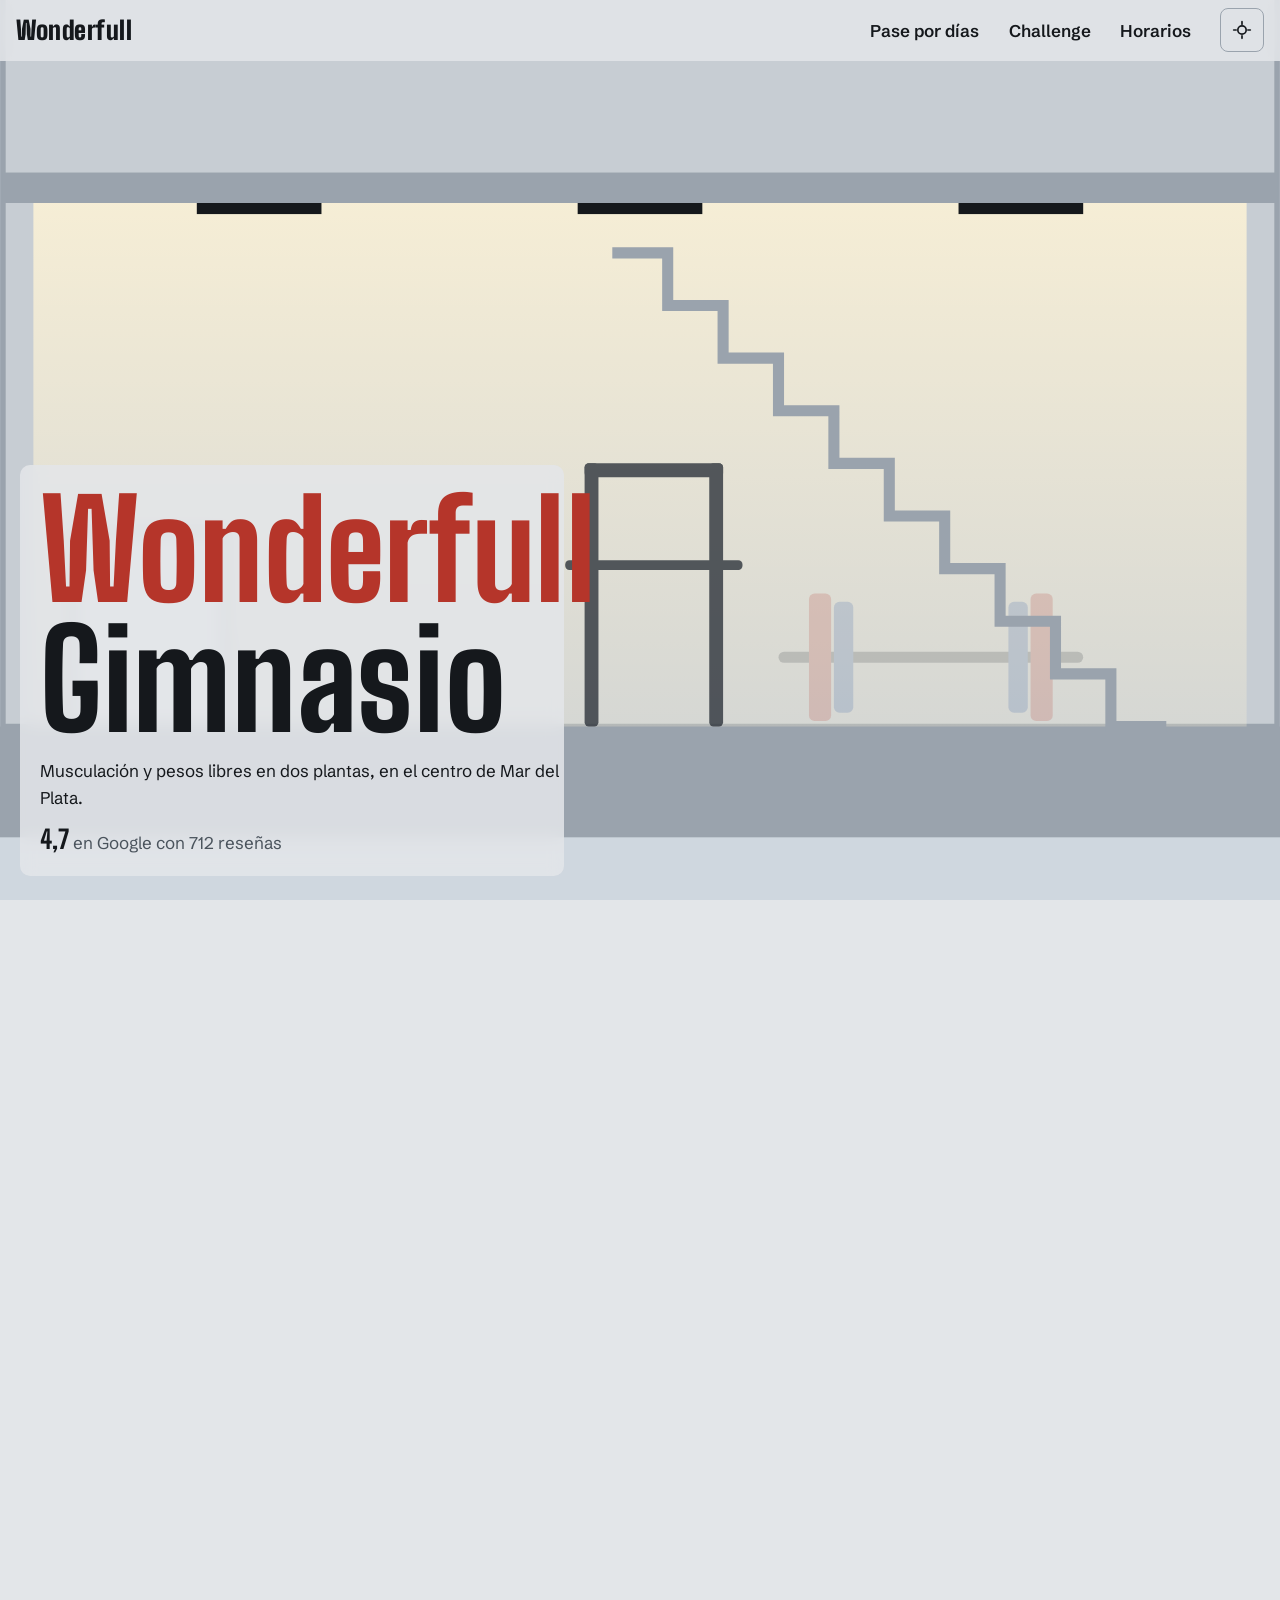
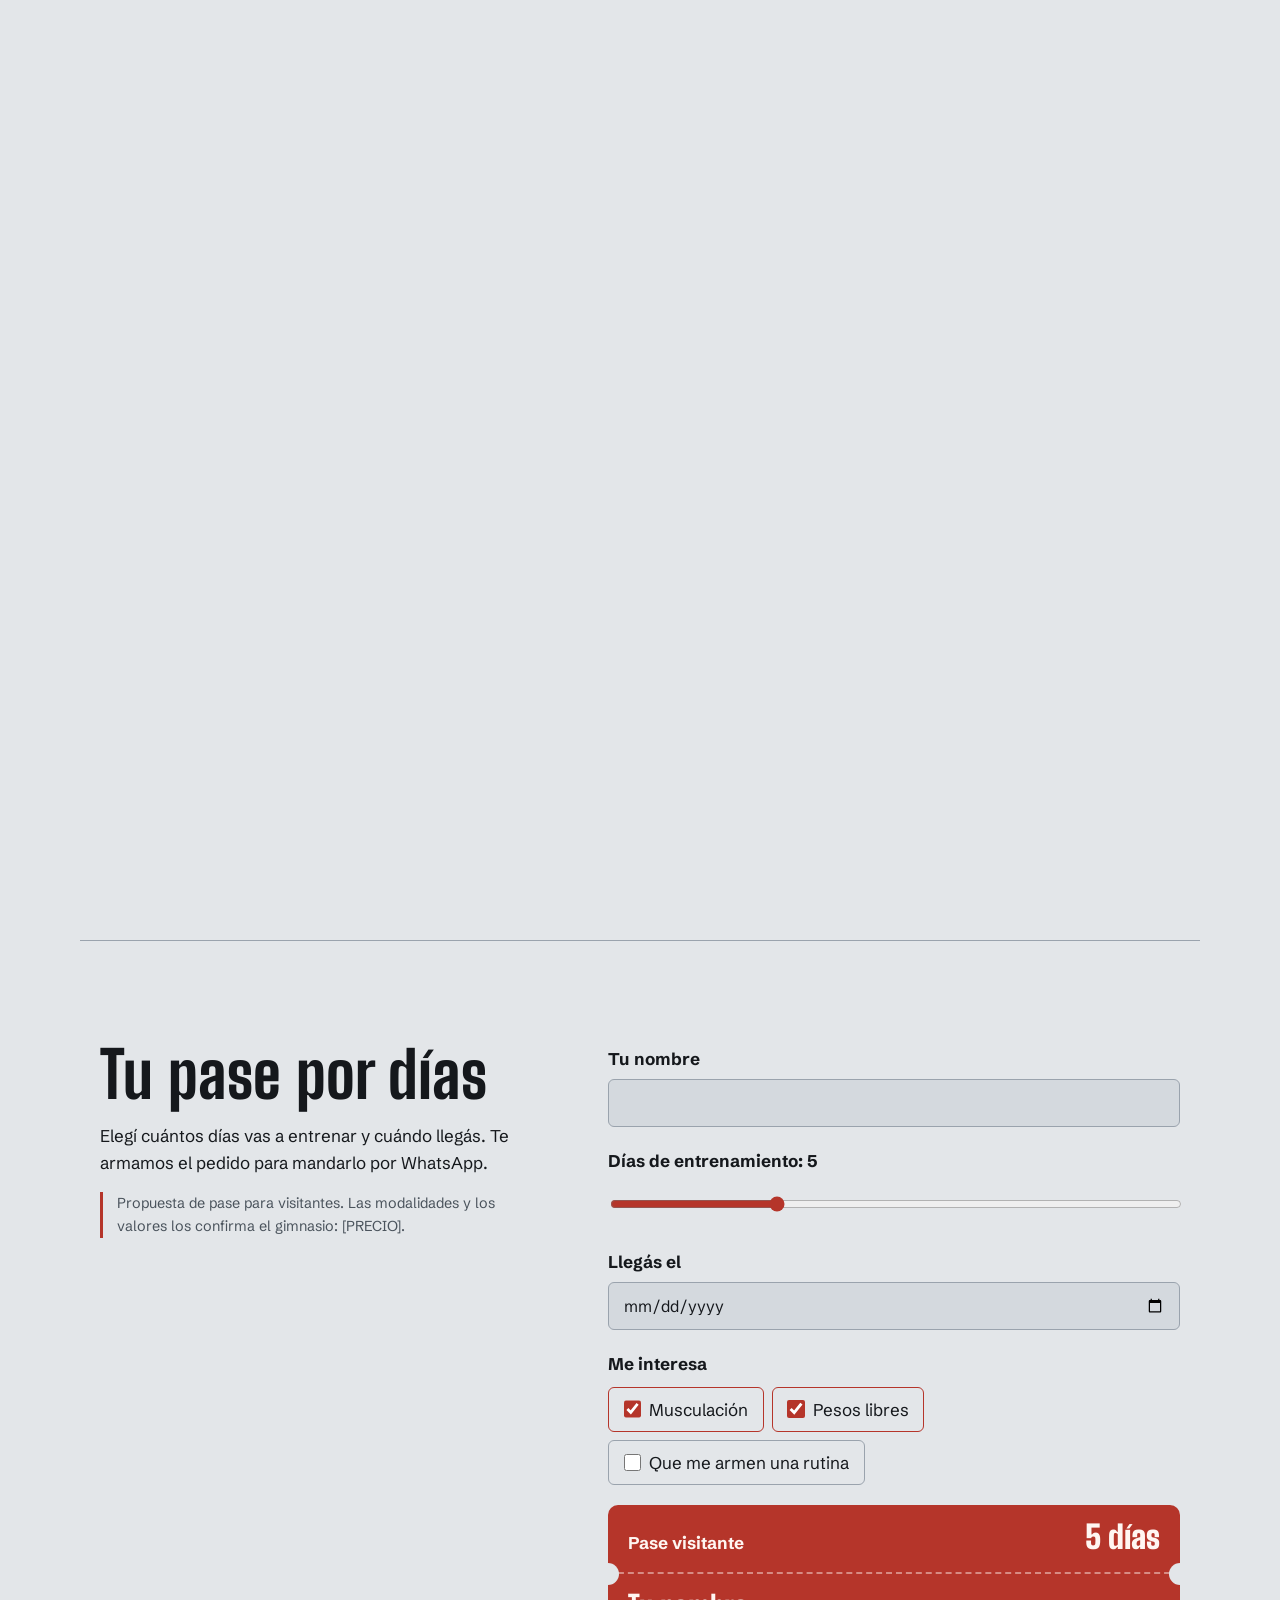
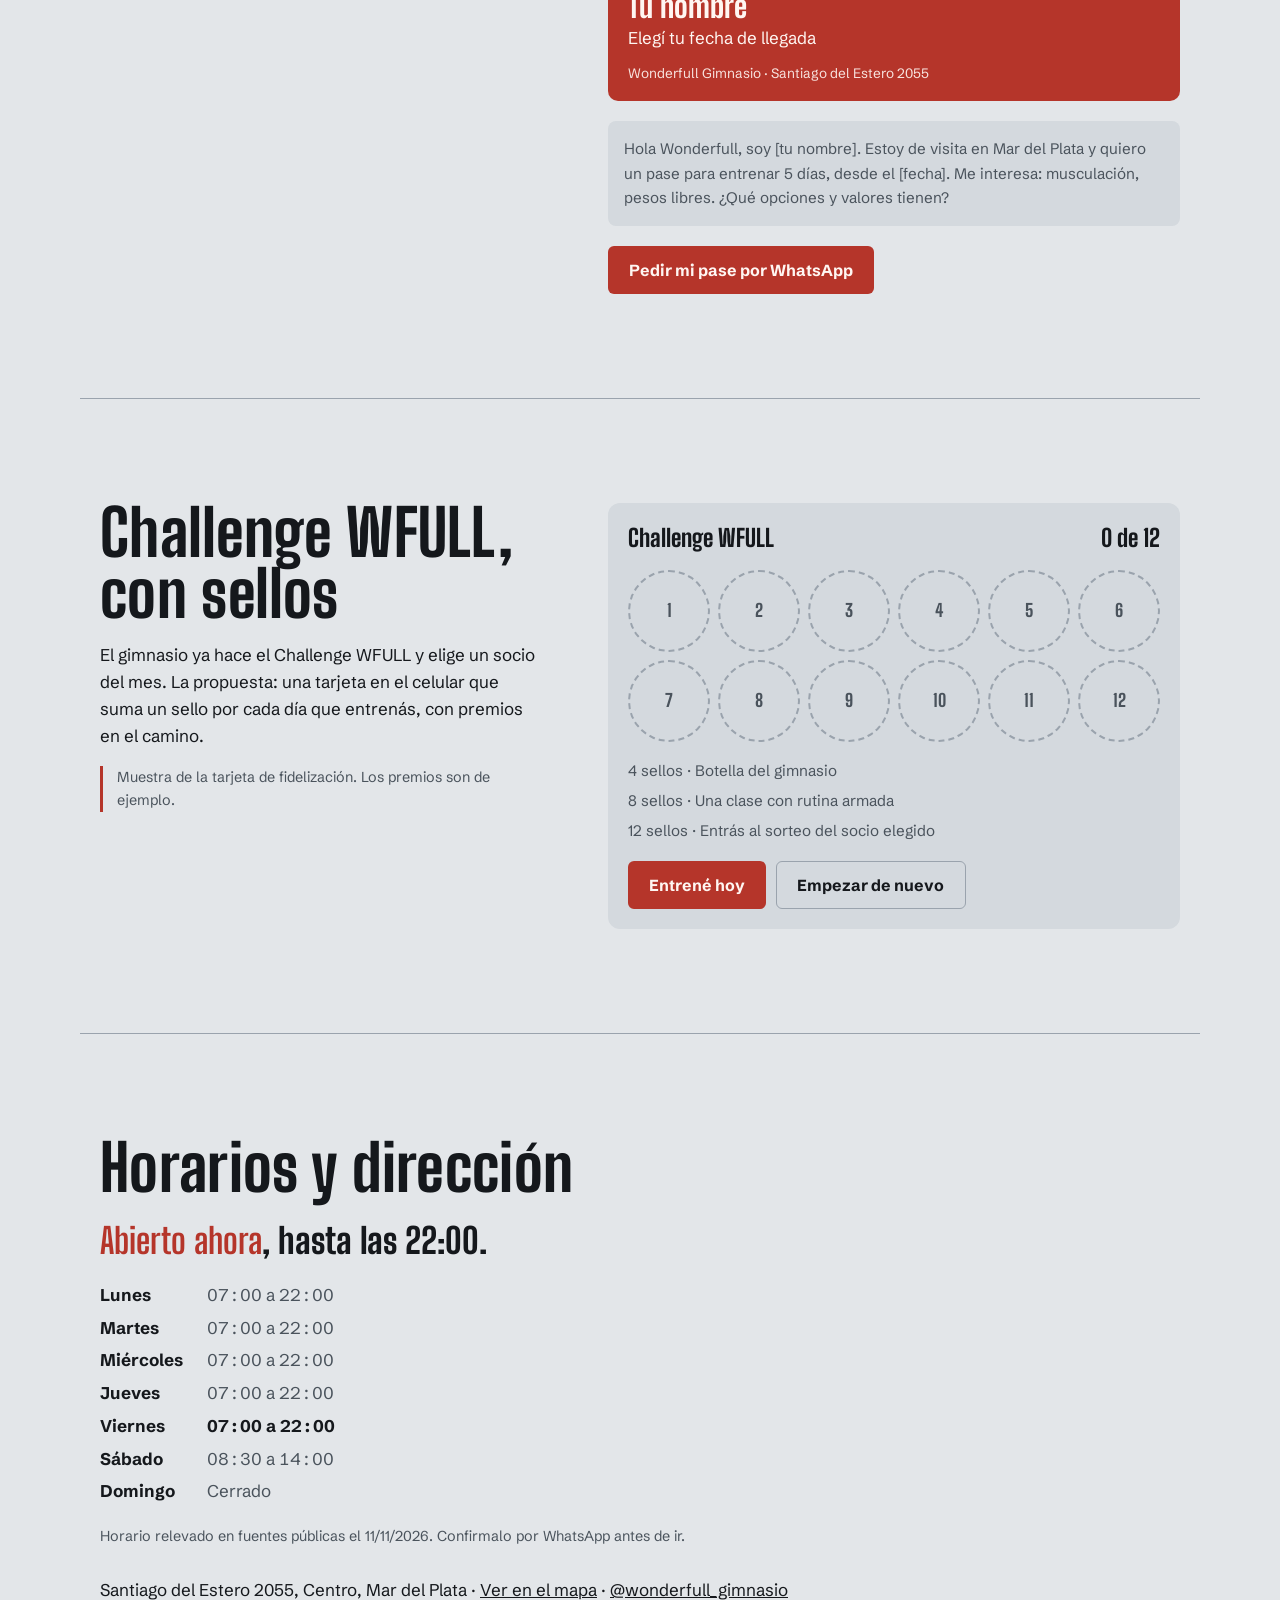
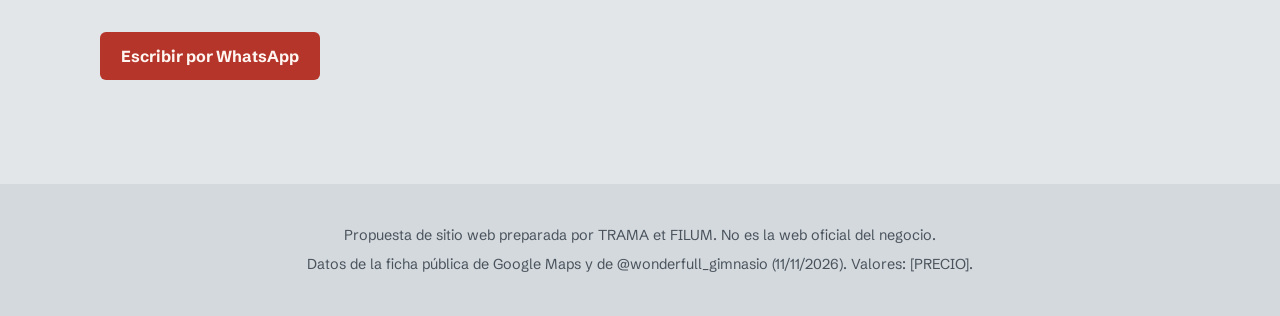
<file: wonderfull-gimnasio/index.html>
<!doctype html>
<html lang="es">
<head>
  <meta charset="utf-8">
  <meta name="viewport" content="width=device-width, initial-scale=1, viewport-fit=cover">
  <title>Wonderfull Gimnasio — Musculación y pesos libres en Mar del Plata</title>
  <meta name="description" content="Gimnasio de dos plantas en Santiago del Estero 2055, Mar del Plata. Musculación y pesos libres. ¿Estás de vacaciones? Armá tu pase por días y consultalo por WhatsApp.">
  <meta name="color-scheme" content="dark light">
  <meta name="theme-color" content="#15181c">
  <link rel="icon" href="data:image/svg+xml,%3Csvg xmlns='http://www.w3.org/2000/svg' viewBox='0 0 32 32'%3E%3Crect x='2' y='14' width='28' height='4' rx='2' fill='%23d9483b'/%3E%3Crect x='5' y='7' width='5' height='18' rx='2' fill='%23d9483b'/%3E%3Crect x='22' y='7' width='5' height='18' rx='2' fill='%23d9483b'/%3E%3C/svg%3E">
  <link rel="preconnect" href="https://fonts.googleapis.com">
  <link rel="preconnect" href="https://fonts.gstatic.com" crossorigin>
  <link rel="stylesheet" href="https://fonts.googleapis.com/css2?family=Big+Shoulders+Display:wght@500..900&family=Schibsted+Grotesk:wght@400..700&display=swap" media="print" onload="this.media='all'">
  <noscript><link rel="stylesheet" href="https://fonts.googleapis.com/css2?family=Big+Shoulders+Display:wght@500..900&family=Schibsted+Grotesk:wght@400..700&display=swap"></noscript>
  <script>if (!matchMedia('(prefers-reduced-motion: reduce)').matches) document.documentElement.classList.add('con-movimiento');</script>
  <script type="module" crossorigin src="./assets/index-rQ_zLxkX.js"></script>
  <link rel="stylesheet" crossorigin href="./assets/index-djtmLfS0.css">
</head>
<body>
  <a class="saltar" href="#contenido">Ir al contenido</a>
  <header class="barra">
    <a class="marca" href="#inicio">Wonderfull</a>
    <nav aria-label="Secciones">
      <a href="#pase">Pase por días</a>
      <a href="#challenge">Challenge</a>
      <a href="#horarios">Horarios</a>
    </nav>
    <button class="tema" type="button" aria-pressed="true" aria-label="Pasar a modo claro">
      <svg viewBox="0 0 24 24" aria-hidden="true"><circle cx="12" cy="12" r="5"/><path d="M12 2v3M12 19v3M2 12h3M19 12h3"/></svg>
    </button>
  </header>

  <main id="contenido">
    <section class="pelicula" id="inicio" aria-labelledby="titulo">
      <div class="escenario">
        <svg class="edificio" viewBox="0 0 1000 1000" preserveAspectRatio="xMidYMid slice" role="img" aria-labelledby="edificio-t">
          <title id="edificio-t">Corte de un gimnasio de dos plantas: al bajar, la cámara entra desde la calle y se prenden las luces de cada piso</title>
          <defs>
            <linearGradient id="haz" x1="0" y1="0" x2="0" y2="1"><stop offset="0" style="stop-color:var(--luz);stop-opacity:.95"/><stop offset="1" style="stop-color:var(--luz);stop-opacity:.3"/></linearGradient>
            <g id="rack"><rect x="0" y="0" width="10" height="190" rx="3"/><rect x="90" y="0" width="10" height="190" rx="3"/><rect x="0" y="0" width="100" height="10" rx="3"/><rect x="-14" y="70" width="128" height="7" rx="3"/></g>
            <g id="barra-cargada"><rect x="0" y="-4" width="220" height="8" rx="4"/><rect class="disco d-rojo" x="22" y="-46" width="16" height="92" rx="4"/><rect class="disco d-azul" x="40" y="-40" width="14" height="80" rx="4"/><rect class="disco d-rojo" x="182" y="-46" width="16" height="92" rx="4"/><rect class="disco d-azul" x="166" y="-40" width="14" height="80" rx="4"/></g>
            <g id="banco"><rect x="0" y="0" width="150" height="20" rx="8"/><rect x="18" y="20" width="10" height="44"/><rect x="122" y="20" width="10" height="44"/></g>
            <g id="mancuernero"><rect x="0" y="0" width="240" height="12" rx="4"/><rect x="0" y="50" width="240" height="12" rx="4"/><rect x="10" y="62" width="10" height="60"/><rect x="220" y="62" width="10" height="60"/></g>
          </defs>
          <rect class="cielo" x="-600" y="-200" width="2200" height="1400"/>
          <g class="vecinos">
            <rect x="-600" y="260" width="560" height="740"/><rect x="1040" y="160" width="560" height="840"/>
          </g>
          <rect class="vereda" x="-600" y="930" width="2200" height="80"/>
          <g class="edificio-cuerpo">
            <rect class="muro" x="40" y="150" width="920" height="780"/>
            <rect class="losa" x="40" y="530" width="920" height="22"/>
            <rect class="losa" x="40" y="150" width="920" height="22"/>
            <g class="piso" data-piso="alta">
              <rect class="luz" x="62" y="172" width="876" height="358"/>
              <g class="lamparas"><rect x="180" y="172" width="90" height="8"/><rect x="455" y="172" width="90" height="8"/><rect x="730" y="172" width="90" height="8"/></g>
              <use href="#rack" x="120" y="335" class="equipo"/>
              <use href="#barra-cargada" x="300" y="470" class="equipo"/>
              <use href="#mancuernero" x="470" y="402" class="equipo"/>
              <g class="equipo mancuernas" transform="translate(-130 0)"><rect x="610" y="390" width="24" height="12" rx="3"/><rect x="650" y="388" width="26" height="14" rx="3"/><rect x="692" y="386" width="30" height="16" rx="3"/><rect x="738" y="384" width="34" height="18" rx="3"/><rect x="788" y="382" width="38" height="20" rx="3"/></g>
            </g>
            <g class="piso" data-piso="baja">
              <rect class="luz" x="62" y="552" width="876" height="378"/>
              <g class="lamparas"><rect x="180" y="552" width="90" height="8"/><rect x="455" y="552" width="90" height="8"/><rect x="730" y="552" width="90" height="8"/></g>
              <use href="#rack" x="460" y="740" class="equipo"/>
              <use href="#barra-cargada" x="600" y="880" class="equipo"/>
              <use href="#banco" x="150" y="866" class="equipo"/>
              <use href="#rack" x="250" y="740" class="equipo"/>
            </g>
            <path class="escalera" d="M880 930 h-40 v-38 h-40 v-38 h-40 v-38 h-40 v-38 h-40 v-38 h-40 v-38 h-40 v-38 h-40 v-38 h-40 v-38 h-40"/>
            <rect class="puerta" x="90" y="790" width="110" height="140"/>
          </g>
          <g class="cartel">
            <rect x="250" y="60" width="500" height="90" rx="6"/>
            <text x="500" y="122" text-anchor="middle">WONDERFULL</text>
          </g>
        </svg>

        <div class="portada">
          <h1 id="titulo"><span>Wonderfull</span> Gimnasio</h1>
          <p>Musculación y pesos libres en dos plantas, en el centro de Mar del Plata.</p>
          <p class="nota-google"><strong>4,7</strong> en Google con 712 reseñas</p>
        </div>

        <ol class="paradas" aria-label="Recorrido por el gimnasio">
          <li class="parada" data-i="0">
            <h2>Todo lo que te hace bien</h2>
            <p>Santiago del Estero 2055. Bajá para entrar.</p>
          </li>
          <li class="parada" data-i="1">
            <h2>Dos plantas de máquinas</h2>
            <p>Quienes entrenan acá destacan la cantidad y la variedad de aparatos, y los pesos libres.</p>
          </li>
          <li class="parada" data-i="2">
            <h2>Profes que te cuidan</h2>
            <p>Las reseñas repiten lo mismo: profes atentos, cordiales, que te corrigen y te acompañan.</p>
          </li>
          <li class="parada" data-i="3">
            <h2>¿Estás de vacaciones?</h2>
            <p>Mucha gente entrena acá unos días mientras visita Mar del Plata. Armá tu pase más abajo.</p>
            <a class="boton" href="#pase">Armar mi pase</a>
          </li>
        </ol>
      </div>
    </section>

    <section class="pase" id="pase" aria-labelledby="pase-t">
      <div class="pase-texto">
        <h2 id="pase-t">Tu pase por días</h2>
        <p>Elegí cuántos días vas a entrenar y cuándo llegás. Te armamos el pedido para mandarlo por WhatsApp.</p>
        <p class="aviso">Propuesta de pase para visitantes. Las modalidades y los valores los confirma el gimnasio: [PRECIO].</p>
      </div>
      <form class="pase-form" id="form-pase">
        <label class="campo"><span>Tu nombre</span><input name="nombre" autocomplete="given-name" required></label>
        <label class="campo">
          <span>Días de entrenamiento: <output id="dias-valor">5</output></span>
          <input name="dias" type="range" min="1" max="15" value="5">
        </label>
        <label class="campo"><span>Llegás el</span><input name="llegada" type="date" required></label>
        <fieldset>
          <legend>Me interesa</legend>
          <div class="opciones">
            <label><input type="checkbox" name="interes" value="musculación" checked> Musculación</label>
            <label><input type="checkbox" name="interes" value="pesos libres" checked> Pesos libres</label>
            <label><input type="checkbox" name="interes" value="que me armen una rutina"> Que me armen una rutina</label>
          </div>
        </fieldset>
        <div class="ticket" aria-hidden="true">
          <div class="ticket-cabeza"><span>Pase visitante</span><b id="t-dias">5 días</b></div>
          <div class="ticket-cuerpo">
            <span id="t-nombre">Tu nombre</span>
            <span id="t-fechas">Elegí tu fecha de llegada</span>
          </div>
          <div class="ticket-pie">Wonderfull Gimnasio · Santiago del Estero 2055</div>
        </div>
        <output class="vista-previa" id="vista-pase" aria-live="polite"></output>
        <button class="boton" type="submit">Pedir mi pase por WhatsApp</button>
      </form>
    </section>

    <section class="challenge" id="challenge" aria-labelledby="challenge-t">
      <div>
        <h2 id="challenge-t">Challenge WFULL, con sellos</h2>
        <p>El gimnasio ya hace el Challenge WFULL y elige un socio del mes. La propuesta: una tarjeta en el celular que suma un sello por cada día que entrenás, con premios en el camino.</p>
        <p class="aviso">Muestra de la tarjeta de fidelización. Los premios son de ejemplo.</p>
      </div>
      <div class="tarjeta">
        <div class="tarjeta-cabeza"><span>Challenge WFULL</span><span id="contador">0 de 12</span></div>
        <ol class="sellos" id="sellos" aria-label="Sellos del mes"></ol>
        <ul class="premios">
          <li data-en="4">4 sellos · Botella del gimnasio</li>
          <li data-en="8">8 sellos · Una clase con rutina armada</li>
          <li data-en="12">12 sellos · Entrás al sorteo del socio elegido</li>
        </ul>
        <div class="tarjeta-botones">
          <button class="boton" type="button" id="sellar">Entrené hoy</button>
          <button class="boton secundario" type="button" id="reiniciar">Empezar de nuevo</button>
        </div>
      </div>
    </section>

    <section class="horarios" id="horarios" aria-labelledby="horarios-t">
      <h2 id="horarios-t">Horarios y dirección</h2>
      <p class="estado" id="estado" aria-live="polite"></p>
      <dl class="semana" id="semana"></dl>
      <p class="nota">Horario relevado en fuentes públicas el 11/11/2026. Confirmalo por WhatsApp antes de ir.</p>
      <address>
        Santiago del Estero 2055, Centro, Mar del Plata ·
        <a href="https://www.google.com/maps/search/?api=1&query=Wonderfull+Gimnasio+Santiago+del+Estero+2055+Mar+del+Plata" target="_blank" rel="noopener">Ver en el mapa</a> ·
        <a href="https://www.instagram.com/wonderfull_gimnasio/" target="_blank" rel="noopener">@wonderfull_gimnasio</a>
      </address>
      <a class="boton" href="https://wa.me/5492235013246?text=Hola%20Wonderfull%2C%20quiero%20consultar%20por%20el%20gimnasio." target="_blank" rel="noopener">Escribir por WhatsApp</a>
    </section>
  </main>

  <footer class="pie">
    <p>Propuesta de sitio web preparada por TRAMA et FILUM. No es la web oficial del negocio.</p>
    <p>Datos de la ficha pública de Google Maps y de @wonderfull_gimnasio (11/11/2026). Valores: [PRECIO].</p>
  </footer>
</body>
</html>
</file>
<file: baila-mdp/assets/index-DGFYfSg0.css>
:root{--fondo: #1c0f14;--superficie: #2a1820;--tinta: #f5ece6;--suave: #c9b6b0;--oro: #e0a84a;--clave: #3fb7a6;--linea: #4a2f39;--vidrio: rgb(28 15 20 / .84);--sobre-oro: #1c0f14;--display: "Shantell Sans", "Comic Sans MS", system-ui, sans-serif;--texto: "Albert Sans", system-ui, -apple-system, "Segoe UI", sans-serif;--ancho: 68rem;color-scheme:dark}@media(prefers-color-scheme:light){:root:not([data-theme=dark]){--fondo: #f1ecee;--superficie: #e5dde1;--tinta: #24121a;--suave: #5b4650;--oro: #8a5a12;--clave: #0f6e63;--linea: #c7b8bf;--vidrio: rgb(241 236 238 / .86);--sobre-oro: #fff8ee;color-scheme:light}}:root[data-theme=light]{--fondo: #f1ecee;--superficie: #e5dde1;--tinta: #24121a;--suave: #5b4650;--oro: #8a5a12;--clave: #0f6e63;--linea: #c7b8bf;--vidrio: rgb(241 236 238 / .86);--sobre-oro: #fff8ee;color-scheme:light}*,*:before,*:after{box-sizing:border-box}body{margin:0;overflow-x:clip;background:var(--fondo);color:var(--tinta);font:400 1.0625rem/1.6 var(--texto)}h1,h2,h3{font-family:var(--display);line-height:1.05;margin:0;text-wrap:balance;font-weight:700}h2{font-size:clamp(1.9rem,5vw,3.2rem)}h3{font-size:clamp(1.4rem,3vw,1.9rem)}p{margin:0}a{color:inherit}:focus-visible{outline:3px solid var(--oro);outline-offset:3px;border-radius:4px}.oculto{position:absolute;width:1px;height:1px;overflow:hidden;clip:rect(0 0 0 0);white-space:nowrap}.saltar{position:absolute;left:1rem;top:-4rem;background:var(--tinta);color:var(--fondo);padding:.6rem 1rem;z-index:30}.saltar:focus{top:1rem}.barra{position:sticky;top:0;z-index:20;display:flex;align-items:center;gap:1rem;padding:max(.5rem,env(safe-area-inset-top)) 1rem .5rem;background:var(--vidrio);backdrop-filter:blur(10px);-webkit-backdrop-filter:blur(10px)}.marca{font:800 1.3rem var(--display);text-decoration:none;margin-right:auto;min-height:44px;display:flex;align-items:center}.barra nav{display:none;gap:.25rem}.barra nav a{text-decoration:none;padding:.55rem .8rem;min-height:44px;display:inline-flex;align-items:center;border-radius:99px;font-weight:600}.barra nav a:hover{background:var(--superficie)}@media(min-width:700px){.barra nav{display:flex}}.tema{width:44px;height:44px;border-radius:50%;border:1px solid var(--linea);background:transparent;color:var(--tinta);display:grid;place-items:center;cursor:pointer}.tema svg{width:20px;height:20px;fill:none;stroke:currentColor;stroke-width:2;stroke-linecap:round}.tema[aria-pressed=true] svg circle{fill:currentColor}.boton{display:inline-flex;align-items:center;justify-content:center;min-height:48px;padding:.75rem 1.4rem;border:0;border-radius:99px;background:var(--oro);color:var(--sobre-oro);font:700 1rem var(--texto);text-decoration:none;cursor:pointer;justify-self:start}.portada{max-width:var(--ancho);margin:0 auto;padding:clamp(2rem,7vw,4.5rem) 1.25rem 2rem;display:grid;gap:1.1rem}.afiche{display:grid}.letras{font-size:clamp(5.5rem,26vw,15rem);line-height:.85;color:var(--oro);font-weight:800;display:flex}.letras .l{display:inline-block;font-variation-settings:"BNCE" var(--rebote, 0),"INFM" var(--informal, 30);font-weight:var(--peso, 800);will-change:font-variation-settings}.lugar{font-size:clamp(1.6rem,6vw,3.2rem);color:var(--tinta);font-weight:600;margin-top:.2em}.bajada{max-width:46ch;font-size:1.15rem}.nota-google{color:var(--suave)}.nota-google strong{color:var(--tinta);font:800 1.4rem var(--display)}.escenario{max-width:var(--ancho);margin:0 auto;padding:1rem 1.25rem 3rem;display:grid;gap:1.5rem}.pista{position:relative;display:grid;justify-items:center}.piso{width:min(100%,22rem);height:auto}.marcas circle{fill:none;stroke:var(--linea);stroke-width:2;stroke-dasharray:4 6}.pisada{fill:var(--suave);opacity:.55}.pisada.activo{opacity:1}.pisada.izq.activo{fill:var(--oro)}.pisada.der.activo{fill:var(--clave)}.cuenta{display:grid;justify-items:center}.cuenta span{font:800 clamp(4rem,14vw,7rem)/1 var(--display);color:var(--oro);font-variant-numeric:tabular-nums}.cuenta small{color:var(--suave);font-weight:600;min-height:1.5em}.tiempos{list-style:none;margin:0;padding:0;display:grid;gap:1rem}.t{display:grid;gap:.4rem;padding:1.2rem 1.3rem;border-radius:18px;background:var(--superficie);max-width:32rem}.t p{color:var(--suave)}.con-movimiento .pelicula{height:520vh}.con-movimiento .escenario{position:sticky;top:3.6rem;height:calc(100svh - 3.6rem);align-content:center;grid-template-columns:1fr;padding-block:.75rem;gap:.75rem}.con-movimiento .piso{width:auto;height:min(44svh,26rem)}.con-movimiento .tiempos{position:relative;min-height:9.5rem}.con-movimiento .t{position:absolute;inset:0 0 auto;margin:0 auto;opacity:0;visibility:hidden;transform:scale(.97)}.con-movimiento .t.visible{opacity:1;visibility:visible;transform:none;transition:opacity .3s ease-out,transform .3s ease-out,visibility 0s}.con-movimiento .pisada{transition:transform .35s cubic-bezier(.3,.7,.3,1),opacity .2s,fill .2s}@media(min-width:900px){.con-movimiento .escenario{grid-template-columns:1fr 1fr;align-items:center}.con-movimiento .piso{height:min(62svh,32rem)}.con-movimiento .pista{grid-template-columns:auto auto;align-items:center;gap:2rem}}.clase,.horarios{max-width:var(--ancho);margin:0 auto;padding:clamp(3.5rem,9vw,6rem) 1.25rem;display:grid;gap:2rem;border-top:1px solid var(--linea)}@media(min-width:900px){.clase{grid-template-columns:2fr 3fr;align-items:start}}.clase-texto{display:grid;gap:1rem}.aviso{font-size:.9rem;color:var(--suave);padding-left:.9rem;border-left:3px solid var(--clave)}form{display:grid;gap:1.25rem}fieldset{border:0;margin:0;padding:0}legend{font-weight:700;margin-bottom:.6rem;padding:0}.campo{display:grid;gap:.4rem;font-weight:700}.campo input{min-height:48px;padding:.6rem .9rem;border-radius:14px;border:1.5px solid var(--linea);background:var(--superficie);color:var(--tinta);font:400 1rem var(--texto)}.opciones{display:flex;flex-wrap:wrap;gap:.5rem}.opciones label{min-height:44px;display:inline-flex;align-items:center;gap:.5rem;padding:.5rem 1rem;border-radius:99px;border:1.5px solid var(--linea);cursor:pointer;font-weight:600}.opciones label:has(input:checked){border-color:var(--oro);background:color-mix(in srgb,var(--oro) 14%,transparent)}.opciones input{accent-color:var(--oro);width:1.05rem;height:1.05rem;margin:0}.vista-previa{display:block;padding:1rem 1.1rem;border-radius:14px;background:var(--superficie);color:var(--suave);font-size:.95rem;min-height:3.5rem}.horarios{gap:1rem}.estado{font:700 clamp(1.4rem,3.4vw,1.9rem) var(--display)}.estado b{color:var(--clave)}.semana{display:grid;grid-template-columns:max-content 1fr;gap:.35rem 1.5rem;margin:0;max-width:26rem;font-variant-numeric:tabular-nums}.semana dt{font-weight:700}.semana dd{margin:0;color:var(--suave)}.semana .hoy{color:var(--tinta);font-weight:700}.nota{font-size:.9rem;color:var(--suave)}address{font-style:normal}address a{min-height:44px;display:inline-flex;align-items:center}footer.pie{padding:2.5rem 1.25rem calc(2.5rem + env(safe-area-inset-bottom));text-align:center;color:var(--suave);font-size:.9rem;display:grid;gap:.4rem;background:var(--superficie)}@media(prefers-reduced-motion:reduce){*,*:before,*:after{transition:none!important;animation:none!important}}
</file>
<file: club-montego/assets/index-Biclg7Z2.css>
:root{--fondo: #e6f1f3;--superficie: #d3e5e9;--tinta: #0b2a36;--suave: #3d5b66;--pileta: #0e6c8f;--cielo: #cfe6ee;--agua-a: #7cc4dc;--agua-b: #0a4f6e;--linea-fondo: #0b2a36;--linea: #9cbfc8;--vidrio: rgb(230 241 243 / .84);--sobre-pileta: #f2fbfd;--cafe: #8a4b1f;--display: "Gabarito", system-ui, sans-serif;--texto: "Rethink Sans", system-ui, -apple-system, "Segoe UI", sans-serif;--ancho: 70rem;color-scheme:light}@media(prefers-color-scheme:dark){:root:not([data-theme=light]){--fondo: #071b24;--superficie: #0e2a36;--tinta: #ddf0f4;--suave: #9dbcc6;--pileta: #5cc8e6;--cielo: #0d2733;--agua-a: #13506a;--agua-b: #041219;--linea: #1f4655;--vidrio: rgb(7 27 36 / .84);--sobre-pileta: #04161d;--cafe: #e0a070;color-scheme:dark}}:root[data-theme=dark]{--fondo: #071b24;--superficie: #0e2a36;--tinta: #ddf0f4;--suave: #9dbcc6;--pileta: #5cc8e6;--cielo: #0d2733;--agua-a: #13506a;--agua-b: #041219;--linea: #1f4655;--vidrio: rgb(7 27 36 / .84);--sobre-pileta: #04161d;--cafe: #e0a070;color-scheme:dark}*,*:before,*:after{box-sizing:border-box}body{margin:0;overflow-x:clip;background:var(--fondo);color:var(--tinta);font:400 1.0625rem/1.6 var(--texto)}h1,h2{font-family:var(--display);line-height:1.02;margin:0;text-wrap:balance;font-weight:800}h2{font-size:clamp(1.7rem,4.4vw,2.7rem)}p{margin:0}a{color:inherit}:focus-visible{outline:3px solid var(--pileta);outline-offset:3px;border-radius:4px}.saltar{position:absolute;left:1rem;top:-4rem;background:var(--tinta);color:var(--fondo);padding:.6rem 1rem;z-index:30}.saltar:focus{top:1rem}.barra{position:fixed;inset:0 0 auto;z-index:20;display:flex;align-items:center;gap:1rem;padding:max(.5rem,env(safe-area-inset-top)) 1rem .5rem;background:var(--vidrio);backdrop-filter:blur(10px);-webkit-backdrop-filter:blur(10px)}.marca{font:900 1.25rem var(--display);text-decoration:none;margin-right:auto;min-height:44px;display:flex;align-items:center}.barra nav{display:none;gap:.25rem}.barra nav a{text-decoration:none;padding:.55rem .8rem;min-height:44px;display:inline-flex;align-items:center;border-radius:99px;font-weight:600}.barra nav a:hover{background:var(--superficie)}@media(min-width:700px){.barra nav{display:flex}}.tema{width:44px;height:44px;border-radius:50%;border:1px solid var(--linea);background:transparent;color:var(--tinta);display:grid;place-items:center;cursor:pointer}.tema svg{width:20px;height:20px;fill:none;stroke:currentColor;stroke-width:2;stroke-linecap:round}.tema[aria-pressed=true] svg circle{fill:currentColor}.boton{display:inline-flex;align-items:center;justify-content:center;min-height:48px;padding:.75rem 1.4rem;border:0;border-radius:99px;background:var(--pileta);color:var(--sobre-pileta);font:700 1rem var(--texto);text-decoration:none;cursor:pointer;justify-self:start}.escenario{position:relative}.pileta{position:relative;height:50vh;min-height:18rem;overflow:hidden;background:var(--cielo)}.agua{position:absolute;top:40%;right:0;bottom:0;left:0;background:linear-gradient(to bottom,var(--agua-a),var(--agua-b))}.fondo-pileta{position:absolute;top:40%;right:0;bottom:0;left:0;display:flex;justify-content:space-evenly;opacity:.35}.fondo-pileta span{width:10px;height:100%;background:linear-gradient(to bottom,transparent 0 8%,var(--linea-fondo) 8% 86%,transparent 86%);position:relative}.fondo-pileta span:after{content:"";position:absolute;left:-16px;right:-16px;bottom:14%;height:10px;background:var(--linea-fondo)}.superficie{position:absolute;left:0;right:0;top:calc(40% - 40px);width:100%;height:80px}.superficie path{fill:var(--agua-a)}.burbujas{position:absolute;top:0;right:0;bottom:0;left:0;pointer-events:none}.burbuja{position:absolute;border-radius:50%;border:1.5px solid rgb(255 255 255 / .55)}.capa{max-width:var(--ancho);margin:0 auto;padding:1.5rem 1.25rem 3rem;display:grid;gap:1.25rem}.cabecera{display:grid;gap:.6rem}.cabecera h1{font-size:clamp(3rem,11vw,7rem);font-weight:900;letter-spacing:-.01em}.cabecera p{max-width:46ch}.nota-google{color:var(--suave)}.nota-google strong{color:var(--tinta);font:900 1.4rem var(--display)}.andariveles{list-style:none;margin:0;padding:0;display:grid;gap:1rem}.andarivel{display:grid;gap:.4rem;padding:1.15rem 1.25rem;border-radius:14px;background:var(--superficie);max-width:32rem;position:relative}.andarivel:before{content:"";position:absolute;left:0;right:0;top:0;height:6px;border-radius:14px 14px 0 0;background:repeating-linear-gradient(90deg,#c8323b 0,#c8323b 14px,#f4f4f4 14px,#f4f4f4 28px,#1f5fa8 28px,#1f5fa8 42px)}.andarivel p{color:var(--suave)}.con-movimiento .pelicula{height:520vh}.con-movimiento .escenario{position:sticky;top:0;height:100vh;height:100svh}.con-movimiento .pileta{position:absolute;top:0;right:0;bottom:0;left:0;height:auto}.con-movimiento .agua,.con-movimiento .fondo-pileta{top:0;right:0;bottom:0;left:0;top:var(--nivel, 72%)}.con-movimiento .superficie{top:calc(var(--nivel, 72%) - 40px)}.con-movimiento .fondo-pileta span{height:300%;background:repeating-linear-gradient(to bottom,var(--linea-fondo) 0 70%,transparent 70% 100%);background-size:100% 60vh;background-position-y:var(--brazada, 0)}.con-movimiento .fondo-pileta span:after{display:none}.con-movimiento .capa{position:relative;height:100%;max-width:none;padding:4.5rem 1.25rem max(1.25rem,env(safe-area-inset-bottom));grid-template-rows:auto 1fr}.con-movimiento .cabecera{transition:opacity .3s}.con-movimiento .cabecera.bajo-agua{opacity:0}.con-movimiento .andariveles{position:relative;align-self:end;min-height:9.5rem}.con-movimiento .andarivel{position:absolute;left:0;bottom:0;width:min(100%,30rem);background:var(--vidrio);backdrop-filter:blur(8px);-webkit-backdrop-filter:blur(8px);opacity:0;visibility:hidden;transform:translateY(12px)}.con-movimiento .andarivel.visible{opacity:1;visibility:visible;transform:none;transition:opacity .35s ease-out,transform .35s ease-out,visibility 0s}.semana-club,.horarios{max-width:var(--ancho);margin:0 auto;padding:clamp(3.5rem,9vw,6rem) 1.25rem;display:grid;gap:2rem;border-top:1px solid var(--linea)}@media(min-width:980px){.semana-club{grid-template-columns:2fr 3fr;align-items:start}}.semana-texto{display:grid;gap:1rem}.aviso{font-size:.9rem;color:var(--suave);padding-left:.9rem;border-left:3px solid var(--cafe)}.planilla{display:grid;gap:1.25rem;min-width:0}.tabla-semana{display:grid;gap:.6rem}.dia{display:grid;gap:.4rem}.dia h3{margin:0;font:800 1rem var(--display)}.acts{display:flex;flex-wrap:wrap;gap:.4rem}.act{min-height:44px;padding:.45rem .8rem;border-radius:99px;border:1.5px solid var(--linea);background:transparent;color:var(--tinta);font:600 .9rem var(--texto);cursor:pointer}.act[aria-pressed=true]{background:var(--pileta);border-color:var(--pileta);color:var(--sobre-pileta)}.resumen{padding:1.1rem 1.25rem;border-radius:14px;background:var(--superficie);display:grid;gap:.4rem}.puntos strong{font:900 2rem var(--display);color:var(--pileta)}.canje{color:var(--suave)}form{display:grid;gap:1rem}.campo{display:grid;gap:.4rem;font-weight:700}.campo input{min-height:48px;padding:.6rem .9rem;border-radius:12px;border:1.5px solid var(--linea);background:var(--superficie);color:var(--tinta);font:400 1rem var(--texto)}.vista-previa{display:block;padding:1rem 1.1rem;border-radius:12px;background:var(--superficie);color:var(--suave);font-size:.95rem;min-height:3.5rem;white-space:pre-line}.horarios{gap:1rem}.estado{font:800 clamp(1.3rem,3vw,1.7rem) var(--display)}.estado b{color:var(--pileta)}.semana{display:grid;grid-template-columns:max-content 1fr;gap:.35rem 1.5rem;margin:0;max-width:26rem;font-variant-numeric:tabular-nums}.semana dt{font-weight:700}.semana dd{margin:0;color:var(--suave)}.semana .hoy{color:var(--tinta);font-weight:700}.nota{font-size:.9rem;color:var(--suave)}address{font-style:normal}address a{min-height:44px;display:inline-flex;align-items:center}.pie{padding:2.5rem 1.25rem calc(2.5rem + env(safe-area-inset-bottom));text-align:center;color:var(--suave);font-size:.9rem;display:grid;gap:.4rem;background:var(--superficie)}@media(prefers-reduced-motion:reduce){*,*:before,*:after{transition:none!important;animation:none!important}}
</file>
<file: kaizen/assets/index-BkAZ7VmI.css>
:root{--fondo: #c9d1c3;--papel: #dfe4da;--tinta: #1c2420;--tinta-suave: #47524b;--resorte: #a8402f;--madera: #b98a5a;--tapizado: #2b302d;--linea: rgb(28 36 32 / .2);--flex: "Roboto Flex", "Arial Narrow", system-ui, sans-serif;color-scheme:light dark}@media(prefers-color-scheme:dark){:root{--fondo: #141915;--papel: #1b211c;--tinta: #e2e8df;--tinta-suave: #a9b4ab;--resorte: #d06a55;--madera: #c99a68;--tapizado: #3a413c;--linea: rgb(226 232 223 / .18)}}*,*:before,*:after{box-sizing:border-box}body{margin:0;background:var(--fondo);color:var(--tinta);font:400 1.0625rem/1.55 var(--flex);font-variation-settings:"wdth" 100,"opsz" 16}h1,h2,p{margin:0}a{color:inherit}:focus-visible{outline:3px solid var(--resorte);outline-offset:4px;border-radius:6px}.barra{position:absolute;inset:0 0 auto;z-index:5;display:flex;justify-content:space-between;align-items:center;padding:.75rem clamp(1rem,4vw,2.5rem)}.sigla{font-weight:700;font-variation-settings:"wdth" 151;letter-spacing:.04em}.idioma{min-height:44px;padding:0 1rem;border-radius:999px;border:1px solid var(--linea);background:transparent;color:var(--tinta);font:600 .9375rem/1 var(--flex);cursor:pointer}.boton{display:inline-flex;align-items:center;justify-content:center;min-height:48px;padding:0 1.5rem;border-radius:999px;border:0;background:var(--resorte);color:#fff;text-decoration:none;font:650 1rem/1 var(--flex);cursor:pointer}.boton:hover{background:var(--tinta);color:var(--fondo)}.boton:disabled{opacity:.45;cursor:not-allowed}.portada{min-height:100svh;display:grid;grid-template-rows:1fr auto auto;grid-template-columns:minmax(0,1fr);align-items:center;padding:4.5rem clamp(1rem,4vw,2.5rem) clamp(1.5rem,5vh,3rem);gap:clamp(1.5rem,4vh,3rem);overflow:hidden}.nombre{width:100%;min-width:0;display:flex;justify-content:center;font-weight:800;line-height:.8;letter-spacing:.012em;font-size:var(--tam, 22vw);user-select:none;-webkit-user-select:none}.nombre span{font-variation-settings:"wdth" var(--w, 25),"opsz" 144;display:inline-block}.reformer{position:relative;display:grid;gap:.9rem}.riel{position:relative;height:10px;border-radius:5px;background:linear-gradient(var(--madera),var(--madera)) center / 100% 4px no-repeat}.resorte{position:absolute;left:0;top:-7px;height:24px;width:calc(var(--x, 0) * (100% - 72px) + 8px);background:repeating-linear-gradient(115deg,transparent 0 calc(var(--paso, 6px) - 2px),var(--resorte) calc(var(--paso, 6px) - 2px) var(--paso, 6px));-webkit-mask:linear-gradient(transparent 20%,#000 20% 80%,transparent 80%);mask:linear-gradient(transparent 20%,#000 20% 80%,transparent 80%)}.carro{position:absolute;top:-20px;left:0;width:72px;height:50px;touch-action:none;cursor:grab;border-radius:14px}.carro:active{cursor:grabbing}.carro-tapa{position:absolute;top:0;right:0;bottom:10px;left:0;border-radius:14px;background:var(--tapizado);box-shadow:0 10px 0 -4px var(--madera)}.pista{margin-top:2.2rem;color:var(--tinta-suave);font-size:.9375rem}@media(hover:none){.pista-teclado{display:none}}.pie-portada{display:flex;flex-wrap:wrap;align-items:center;justify-content:space-between;gap:1rem}.bajada{font-size:clamp(1.125rem,2.4vw,1.5rem);font-variation-settings:"wdth" 112,"opsz" 24}.kaizen{display:grid;gap:1.5rem;align-items:center;padding:clamp(3.5rem,9vw,7rem) clamp(1rem,4vw,2.5rem);background:var(--papel)}.kanji{font:300 clamp(5rem,20vw,12rem)/1 "Yu Gothic","Hiragino Sans","Noto Sans JP",sans-serif;color:var(--resorte)}.kaizen h2{font-weight:750;font-size:clamp(1.75rem,4.5vw,3rem);line-height:1;font-variation-settings:"wdth" 60,"opsz" 96;margin-bottom:.75rem;max-width:18ch}.kaizen p:not(.kanji){max-width:44ch;color:var(--tinta-suave)}@media(min-width:800px){.kaizen{grid-template-columns:auto 1fr;gap:3rem}}.datos{display:grid;gap:2.5rem 2rem;grid-template-columns:repeat(auto-fit,minmax(14rem,1fr));padding:clamp(3.5rem,8vw,6rem) clamp(1rem,4vw,2.5rem)}.dato h2{font-size:1.125rem;font-weight:700;font-variation-settings:"wdth" 140,"opsz" 20;margin-bottom:.5rem}.dato small{color:var(--tinta-suave);font-size:.875rem}.dato-nota{display:flex;align-items:end;gap:1rem}.nota-grande{font-weight:850;font-size:clamp(4.5rem,12vw,7rem);line-height:.8;font-variation-settings:"wdth" 25,"opsz" 144;color:var(--resorte)}.horario{display:grid;grid-template-columns:auto auto;gap:.2rem 1.5rem;margin:0 0 .75rem;justify-content:start}.horario dd{margin:0}.estado{font-weight:600}.estado:before{content:"";display:inline-block;width:.6em;height:.6em;border-radius:50%;margin-right:.5em;background:var(--tinta-suave)}.estado.abierto:before{background:#3d7a4a}.enlace{display:inline-flex;align-items:center;min-height:44px;font-weight:600;text-underline-offset:4px}.reserva{display:grid;gap:2rem;padding:clamp(3.5rem,8vw,6rem) clamp(1rem,4vw,2.5rem);background:var(--tapizado);color:#eef1ec}.reserva h2{font-weight:800;font-size:clamp(2.5rem,8vw,5rem);line-height:.85;font-variation-settings:"wdth" 35,"opsz" 144;margin-bottom:.75rem}.reserva>div p{max-width:36ch;opacity:.85}.formulario{display:grid;gap:1.25rem;max-width:34rem}.formulario>label{display:grid;gap:.35rem;font-weight:600;font-size:.9375rem}.formulario input[name=nombre]{min-height:48px;padding:0 .9rem;border-radius:12px;border:1.5px solid rgb(238 241 236 / .45);background:#ffffff0f;color:inherit;font:400 1rem var(--flex)}.opciones{border:0;padding:0;margin:0;display:flex;flex-wrap:wrap;gap:.5rem}.opciones legend{font-weight:600;font-size:.9375rem;margin-bottom:.5rem}.ficha{position:relative}.ficha input{position:absolute;opacity:0;top:0;right:0;bottom:0;left:0;margin:0;cursor:pointer}.ficha span{display:inline-flex;align-items:center;justify-content:center;min-height:44px;min-width:56px;padding:0 1rem;border-radius:999px;border:1.5px solid rgb(238 241 236 / .45)}.ficha input:checked+span{background:#eef1ec;color:#1c2420;border-color:#eef1ec}.ficha input:focus-visible+span{outline:3px solid var(--resorte);outline-offset:3px}.vista{padding:1rem 1.1rem;border-radius:16px 16px 16px 4px;background:#ffffff14}.vista-t{font-size:.8125rem;opacity:.75;margin-bottom:.3rem}.vista-msg{font-size:.9375rem}.reserva .boton{justify-self:start}.sin-numero{font-size:.875rem;opacity:.8;max-width:40ch}@media(min-width:900px){.reserva{grid-template-columns:1fr 1fr;align-items:start}}.pie{padding:2rem clamp(1rem,4vw,2.5rem) 2.5rem;font-size:.875rem;color:var(--tinta-suave)}
</file>
<file: moksha-yoga/assets/index-CwSB1iz9.css>
:root{--fondo: #eef0f3;--superficie: #e2e4ec;--tinta: #22223a;--suave: #50506a;--malva: #6a5688;--sol: #e89a3c;--linea: #b9b8cc;--vidrio: rgb(238 240 243 / .82);--sobre-malva: #f6f3fa;--cielo-a: #1d1b33;--cielo-b: #3b3361;--tierra: #2a2840;--display: "Marcellus", "Palatino Linotype", Georgia, serif;--texto: "Hanken Grotesk", system-ui, -apple-system, "Segoe UI", sans-serif;--ancho: 64rem;color-scheme:light}@media(prefers-color-scheme:dark){:root:not([data-theme=light]){--fondo: #16152a;--superficie: #211f38;--tinta: #ece9f2;--suave: #b3afc8;--malva: #c1afe0;--sol: #f2b260;--linea: #3d3a5a;--vidrio: rgb(22 21 42 / .8);--sobre-malva: #1b1730;color-scheme:dark}}:root[data-theme=dark]{--fondo: #16152a;--superficie: #211f38;--tinta: #ece9f2;--suave: #b3afc8;--malva: #c1afe0;--sol: #f2b260;--linea: #3d3a5a;--vidrio: rgb(22 21 42 / .8);--sobre-malva: #1b1730;color-scheme:dark}*,*:before,*:after{box-sizing:border-box}body{margin:0;overflow-x:clip;background:var(--fondo);color:var(--tinta);font:400 1.0625rem/1.65 var(--texto)}h1,h2{font-family:var(--display);font-weight:400;line-height:1.1;margin:0;text-wrap:balance}h2{font-size:clamp(1.8rem,4.4vw,2.8rem)}p{margin:0}a{color:inherit}:focus-visible{outline:3px solid var(--sol);outline-offset:3px;border-radius:4px}.saltar{position:absolute;left:1rem;top:-4rem;background:var(--tinta);color:var(--fondo);padding:.6rem 1rem;z-index:30}.saltar:focus{top:1rem}.barra{position:fixed;inset:0 0 auto;z-index:20;display:flex;align-items:center;gap:1rem;padding:max(.5rem,env(safe-area-inset-top)) 1rem .5rem;background:var(--vidrio);backdrop-filter:blur(10px);-webkit-backdrop-filter:blur(10px)}.marca{font:400 1.5rem var(--display);text-decoration:none;margin-right:auto;min-height:44px;display:flex;align-items:center;letter-spacing:.04em}.barra nav{display:none;gap:.25rem}.barra nav a{text-decoration:none;padding:.55rem .8rem;min-height:44px;display:inline-flex;align-items:center;border-radius:99px}.barra nav a:hover{background:var(--superficie)}@media(min-width:760px){.barra nav{display:flex}}.tema{width:44px;height:44px;border-radius:50%;border:1px solid var(--linea);background:transparent;color:var(--tinta);display:grid;place-items:center;cursor:pointer}.tema svg{width:20px;height:20px;fill:none;stroke:currentColor;stroke-width:2;stroke-linecap:round}.tema[aria-pressed=true] svg circle{fill:currentColor}.boton{display:inline-flex;align-items:center;justify-content:center;min-height:48px;padding:.75rem 1.4rem;border:0;border-radius:99px;background:var(--malva);color:var(--sobre-malva);font:600 1rem var(--texto);text-decoration:none;cursor:pointer;justify-self:start}.escenario{position:relative;display:grid}.cielo{position:relative;height:62vh;min-height:22rem;overflow:hidden;background:linear-gradient(to bottom,var(--cielo-a),var(--cielo-b))}.sol{position:absolute;left:50%;bottom:18%;width:min(46vw,22rem);aspect-ratio:1;border-radius:50%;background:radial-gradient(circle,#ffd9a0 0%,var(--sol) 55%,transparent 72%);transform:translate(-50%,45%)}.horizonte{position:absolute;inset:auto 0 0;height:22%;background:var(--tierra);border-top:1px solid rgb(255 255 255 / .12)}.mat{position:absolute;left:50%;bottom:7%;width:min(70vw,34rem);height:3.2%;min-height:10px;border-radius:99px;background:var(--malva);transform:translate(-50%) perspective(400px) rotateX(55deg)}.texto{max-width:var(--ancho);margin:0 auto;padding:2rem 1.25rem 3rem;display:grid;gap:1.25rem}.nombre{font-size:clamp(4rem,16vw,10rem);letter-spacing:.02em;line-height:.9}.sub{color:var(--suave);font-size:1.15rem}.momentos{list-style:none;margin:0;padding:0;display:grid;gap:1.5rem}.momento{display:grid;gap:.5rem;max-width:34rem}.momento p{color:var(--suave)}.con-movimiento .pelicula{height:440vh}.con-movimiento .escenario{position:sticky;top:0;height:100vh;height:100svh}.con-movimiento .cielo{position:absolute;top:0;right:0;bottom:0;left:0;height:auto}.con-movimiento .texto{position:static;align-self:end;width:100%;max-width:none;padding:0 1.25rem max(2rem,env(safe-area-inset-bottom));color:#f4f1f8}.con-movimiento .nombre{position:absolute;z-index:1;top:18vh;left:50%;transform:translate(-50%);text-align:center;color:#f4f1f8;text-shadow:0 2px 30px rgb(0 0 0 / .25)}.con-movimiento .sub{position:absolute;z-index:1;top:calc(18vh + clamp(4rem,16vw,10rem));left:0;right:0;text-align:center;color:#e7e1f1}.con-movimiento .momentos{position:relative;z-index:1;min-height:11rem;max-width:40rem;margin:0 auto;width:100%}.con-movimiento .momento{position:absolute;inset:auto 0 0;padding:1.25rem 1.4rem;border-radius:18px;background:#16152a8c;backdrop-filter:blur(10px);-webkit-backdrop-filter:blur(10px);color:#f4f1f8;opacity:0;visibility:hidden;transform:translateY(10px)}.con-movimiento .momento p{color:#e3def0}.con-movimiento .momento .boton{background:var(--sol);color:#22223a}.con-movimiento .momento.visible{opacity:1;visibility:visible;transform:none;transition:opacity .5s ease-out,transform .5s ease-out,visibility 0s}.respirar,.consulta,.horarios{max-width:var(--ancho);margin:0 auto;padding:clamp(3.5rem,9vw,6rem) 1.25rem;display:grid;gap:1.5rem}.respirar{align-items:center}@media(min-width:860px){.respirar{grid-template-columns:1fr 1fr}}.respirar>div:first-child{display:grid;gap:1rem}.respirar p{max-width:40ch;color:var(--suave)}.guia{display:grid;justify-items:center;gap:1.2rem;text-align:center}.burbuja{width:9rem;aspect-ratio:1;border-radius:50%;background:radial-gradient(circle at 40% 35%,color-mix(in srgb,var(--sol) 60%,#fff),var(--sol));transform:scale(.7);transition:transform 4s ease-in-out}.burbuja.inhala{transform:scale(1.35)}.indicacion{font:400 1.5rem var(--display);min-height:2.4em}.guia .boton{justify-self:center}.consulta,.horarios{border-top:1px solid var(--linea)}form{display:grid;gap:1.25rem;max-width:44rem}fieldset{border:0;margin:0;padding:0}legend{font-weight:600;margin-bottom:.6rem;padding:0}.campo{display:grid;gap:.4rem;font-weight:600}.campo input{min-height:48px;padding:.6rem .9rem;border-radius:12px;border:1.5px solid var(--linea);background:var(--superficie);color:var(--tinta);font:400 1rem var(--texto)}.opciones{display:flex;flex-wrap:wrap;gap:.5rem}.opciones label{min-height:44px;display:inline-flex;align-items:center;gap:.5rem;padding:.5rem 1rem;border-radius:99px;border:1.5px solid var(--linea);cursor:pointer}.opciones label:has(input:checked){border-color:var(--malva);background:color-mix(in srgb,var(--malva) 12%,transparent)}.opciones input{accent-color:var(--malva);width:1.05rem;height:1.05rem;margin:0}.vista-previa{display:block;padding:1rem 1.1rem;border-radius:14px;background:var(--superficie);color:var(--suave);font-size:.95rem;min-height:3.5rem}.horarios{gap:1rem}.estado{font:400 clamp(1.4rem,3.4vw,1.9rem) var(--display)}.estado b{color:var(--malva);font-weight:400}.semana{display:grid;grid-template-columns:max-content 1fr;gap:.35rem 1.5rem;margin:0;max-width:26rem;font-variant-numeric:tabular-nums}.semana dt{font-weight:600}.semana dd{margin:0;color:var(--suave)}.semana .hoy{color:var(--tinta);font-weight:650}.nota{font-size:.9rem;color:var(--suave)}address{font-style:normal}address a{min-height:44px;display:inline-flex;align-items:center}.pie{padding:2.5rem 1.25rem calc(2.5rem + env(safe-area-inset-bottom));text-align:center;color:var(--suave);font-size:.9rem;display:grid;gap:.4rem;background:var(--superficie)}@media(prefers-reduced-motion:reduce){*,*:before,*:after{transition:none!important;animation:none!important}}
</file>
<file: nds-nordicus/assets/index-CagpeyUx.css>
:root{--fondo: #f1f2ef;--superficie: #e4e6e2;--tinta: #1b1d22;--suave: #4d525b;--fibron: #1b1d22;--azul: #1f4fb4;--rojo: #c23b2e;--pizarra: #fbfbf8;--marco: #b9bec4;--sobre-rojo: #fff7f4;--vidrio: rgb(241 242 239 / .85);--disco-rojo: #c8352b;--disco-azul: #2457a6;--disco-amarillo: #e2b323;--disco-verde: #2a7d4f;--disco-blanco: #f4f4f1;--disco-negro: #2a2d33;--display: "Unbounded", "Arial Black", system-ui, sans-serif;--texto: "Figtree", system-ui, -apple-system, "Segoe UI", sans-serif;--mano: "Permanent Marker", "Comic Sans MS", cursive;--ancho: 70rem;color-scheme:light}@media(prefers-color-scheme:dark){:root:not([data-theme=light]){--fondo: #141a17;--superficie: #1f2723;--tinta: #e8ece6;--suave: #a9b3ac;--fibron: #eef1ea;--azul: #9cc1ff;--rojo: #ff8a7a;--pizarra: #1e2b25;--marco: #5b4a37;--sobre-rojo: #1b0f0d;--vidrio: rgb(20 26 23 / .85);color-scheme:dark}}:root[data-theme=dark]{--fondo: #141a17;--superficie: #1f2723;--tinta: #e8ece6;--suave: #a9b3ac;--fibron: #eef1ea;--azul: #9cc1ff;--rojo: #ff8a7a;--pizarra: #1e2b25;--marco: #5b4a37;--sobre-rojo: #1b0f0d;--vidrio: rgb(20 26 23 / .85);color-scheme:dark}*,*:before,*:after{box-sizing:border-box}body{margin:0;overflow-x:clip;background:var(--fondo);color:var(--tinta);font:400 1.0625rem/1.6 var(--texto)}h1,h2{font-family:var(--display);line-height:1.02;margin:0;text-wrap:balance;letter-spacing:-.01em}h2{font-size:clamp(1.7rem,4.5vw,2.8rem);font-weight:750}p{margin:0}a{color:inherit}:focus-visible{outline:3px solid var(--azul);outline-offset:3px;border-radius:4px}.oculto{position:absolute;width:1px;height:1px;overflow:hidden;clip:rect(0 0 0 0);white-space:nowrap}.saltar{position:absolute;left:1rem;top:-4rem;background:var(--tinta);color:var(--fondo);padding:.6rem 1rem;z-index:30}.saltar:focus{top:1rem}.barra{position:sticky;top:0;z-index:20;display:flex;align-items:center;gap:1rem;padding:max(.5rem,env(safe-area-inset-top)) 1rem .5rem;background:var(--vidrio);backdrop-filter:blur(10px);-webkit-backdrop-filter:blur(10px);border-bottom:1px solid var(--marco)}.marca{font:800 1.15rem var(--display);letter-spacing:.06em;text-decoration:none;margin-right:auto;min-height:44px;display:flex;align-items:center}.barra nav{display:none;gap:.25rem}.barra nav a{text-decoration:none;padding:.55rem .8rem;min-height:44px;display:inline-flex;align-items:center;border-radius:8px;font-weight:600}.barra nav a:hover{background:var(--superficie)}@media(min-width:760px){.barra nav{display:flex}}.tema{width:44px;height:44px;border-radius:10px;border:1px solid var(--marco);background:transparent;color:var(--tinta);display:grid;place-items:center;cursor:pointer}.tema svg{width:20px;height:20px;fill:none;stroke:currentColor;stroke-width:2;stroke-linecap:round}.tema[aria-pressed=true] svg circle{fill:currentColor}.boton{display:inline-flex;align-items:center;justify-content:center;min-height:48px;padding:.75rem 1.3rem;border:0;border-radius:10px;background:var(--rojo);color:var(--sobre-rojo);font:700 1rem var(--texto);text-decoration:none;cursor:pointer}.boton.secundario{background:transparent;color:var(--tinta);border:2px solid var(--tinta)}.escenario{max-width:var(--ancho);margin:0 auto;padding:2.5rem 1.25rem 3rem;display:grid;gap:1.75rem}.cabecera{display:grid;gap:.8rem}.cabecera h1{font-size:clamp(2.6rem,9vw,6rem);font-weight:900}.cabecera p{max-width:50ch}.nota-google{color:var(--suave)}.nota-google strong{color:var(--tinta);font:800 1.35rem var(--display)}.pizarra{position:relative;background:var(--pizarra);border:12px solid var(--marco);border-radius:6px;padding:clamp(1.25rem,4vw,2.5rem);box-shadow:inset 0 0 0 1px color-mix(in srgb,var(--marco) 60%,transparent)}.pizarra-reloj{position:absolute;top:.8rem;right:1rem;font:700 clamp(1.2rem,3vw,2rem) var(--display);color:var(--rojo);font-variant-numeric:tabular-nums}.wod{list-style:none;margin:0;padding:0;display:grid;gap:clamp(.2rem,1vh,.6rem);font-family:var(--mano);color:var(--fibron);font-size:clamp(1.25rem,3.6vw,2.5rem);line-height:1.25}.wod .titulo-wod{color:var(--azul);font-size:1.1em;margin-bottom:.3em;padding-right:4.5rem}.wod b{font-weight:400;color:var(--rojo);display:inline-block;min-width:5.2em}.wod .escalado{color:var(--azul);margin-top:.3em}.notas{list-style:none;margin:0;padding:0;display:grid;gap:1rem}.nota{display:grid;gap:.4rem;padding:1.1rem 1.2rem;background:var(--superficie);border-radius:12px;max-width:34rem}.nota h2{font-size:clamp(1.3rem,3vw,1.8rem)}.nota p{color:var(--suave)}.con-movimiento .pelicula{height:520vh}.con-movimiento .escenario{position:sticky;top:3.6rem;height:calc(100svh - 3.6rem);padding-block:1.25rem;grid-template-rows:auto 1fr auto;align-content:stretch;gap:1rem}.con-movimiento .cabecera p:not(.nota-google){display:none}.con-movimiento .cabecera h1{font-size:clamp(2rem,6vw,3.6rem)}.con-movimiento .pizarra{align-self:center}.con-movimiento .linea span{display:inline-block;clip-path:inset(0 100% 0 0)}.con-movimiento .notas{position:relative;min-height:8.5rem}.con-movimiento .nota{position:absolute;left:0;bottom:0;opacity:0;visibility:hidden;transform:translateY(8px)}.con-movimiento .nota.visible{opacity:1;visibility:visible;transform:none;transition:opacity .3s ease-out,transform .3s ease-out,visibility 0s}@media(min-width:900px){.con-movimiento .escenario{grid-template-columns:1fr 22rem;grid-template-rows:auto 1fr}.con-movimiento .cabecera{grid-column:1 / -1}.con-movimiento .notas{align-self:center;min-height:12rem}.con-movimiento .nota{bottom:auto;top:0}}.barra-carga,.experiencia,.horarios{max-width:var(--ancho);margin:0 auto;padding:clamp(3.5rem,9vw,6rem) 1.25rem;display:grid;gap:1.5rem;border-top:1px solid var(--marco)}@media(min-width:900px){.barra-carga{grid-template-columns:4fr 7fr;align-items:center}}.barra-texto{display:grid;gap:1rem}.barra-texto p{max-width:42ch}.aviso{font-size:.9rem;color:var(--suave);padding-left:.9rem;border-left:3px solid var(--azul)}.banco-carga{display:grid;gap:1rem}.lectura{font:700 1.2rem var(--display)}.lectura strong{font-size:clamp(3rem,10vw,5rem);font-weight:900;font-variant-numeric:tabular-nums}.lectura span{color:var(--suave);font:600 1rem var(--texto);margin-left:.5rem}.barra-svg{all:unset;cursor:pointer;display:block;border-radius:10px}.barra-svg:focus-visible{outline:3px solid var(--azul);outline-offset:4px}.barra-svg svg{width:100%;height:auto;display:block}.eje,.manga{fill:#9aa1a8}.tope{fill:#6c737b}.d-rojo{fill:var(--disco-rojo)}.d-azul{fill:var(--disco-azul)}.d-amarillo{fill:var(--disco-amarillo)}.d-verde{fill:var(--disco-verde)}.d-blanco{fill:var(--disco-blanco);stroke:#8b9097;stroke-width:2}.d-negro{fill:var(--disco-negro)}.soporte{display:flex;flex-wrap:wrap;gap:.6rem}.disco-btn{width:64px;height:64px;border-radius:50%;border:0;font:800 1rem var(--display);cursor:pointer;color:#fff;box-shadow:inset 0 0 0 6px #0000002e}.disco-btn[data-color=rojo]{background:var(--disco-rojo)}.disco-btn[data-color=azul]{background:var(--disco-azul)}.disco-btn[data-color=amarillo]{background:var(--disco-amarillo);color:#1b1d22}.disco-btn[data-color=verde]{background:var(--disco-verde)}.disco-btn[data-color=blanco]{background:var(--disco-blanco);color:#1b1d22;box-shadow:inset 0 0 0 2px #8b9097}.disco-btn[data-color=negro]{background:var(--disco-negro)}.disco-btn:disabled{opacity:.4;cursor:not-allowed}.nivel{color:var(--suave);min-height:1.6em}.experiencia>p{max-width:54ch}form{display:grid;gap:1.25rem;max-width:44rem}fieldset{border:0;margin:0;padding:0}legend{font-weight:700;margin-bottom:.6rem;padding:0}.campo{display:grid;gap:.4rem;font-weight:700}.campo input{min-height:48px;padding:.6rem .85rem;border-radius:10px;border:2px solid var(--marco);background:var(--pizarra);color:var(--tinta);font:400 1rem var(--texto)}.opciones{display:flex;flex-wrap:wrap;gap:.5rem}.opciones label{min-height:44px;display:inline-flex;align-items:center;gap:.5rem;padding:.5rem .9rem;border-radius:10px;border:2px solid var(--marco);cursor:pointer}.opciones label:has(input:checked){border-color:var(--azul)}.opciones input{accent-color:var(--azul);width:1.1rem;height:1.1rem;margin:0}.vista-previa{display:block;padding:1rem;border-radius:10px;background:var(--superficie);color:var(--suave);font-size:.95rem;min-height:3.5rem}.acciones{display:flex;flex-wrap:wrap;gap:.75rem}.horarios{gap:1rem}.estado{font:700 clamp(1.2rem,3vw,1.6rem) var(--display)}.estado b{color:var(--rojo)}.semana{display:grid;grid-template-columns:max-content 1fr;gap:.35rem 1.5rem;margin:0;max-width:26rem;font-variant-numeric:tabular-nums}.semana dt{font-weight:700}.semana dd{margin:0;color:var(--suave)}.semana .hoy{color:var(--tinta);font-weight:700}.nota-chica{font-size:.9rem;color:var(--suave)}address{font-style:normal}address a{min-height:44px;display:inline-flex;align-items:center}.pie{padding:2.5rem 1.25rem calc(2.5rem + env(safe-area-inset-bottom));text-align:center;color:var(--suave);font-size:.9rem;display:grid;gap:.4rem;background:var(--superficie)}@media(prefers-reduced-motion:reduce){*,*:before,*:after{transition:none!important;animation:none!important}}
</file>
<file: pura/assets/index-DMWDGWuH.css>
:root{--loza: #f1f1ee;--loza-2: #e6e4df;--espresso: #241913;--suave: #5f5650;--mancha: #8b5a3c;--cereza: #8e2c2c;--linea: rgb(36 25 19 / .16);--letra: "Bricolage Grotesque", system-ui, sans-serif;color-scheme:light dark}@media(prefers-color-scheme:dark){:root{--loza: #1b1411;--loza-2: #241b17;--espresso: #efe7e1;--suave: #bdb0a7;--mancha: #c08a62;--cereza: #df7f72;--linea: rgb(239 231 225 / .16)}}*,*:before,*:after{box-sizing:border-box}body{margin:0;background:var(--loza);color:var(--espresso);font:400 1.0625rem/1.55 var(--letra);font-variation-settings:"opsz" 14}h1,h2,p{margin:0}a{color:inherit}:focus-visible{outline:3px solid var(--cereza);outline-offset:3px;border-radius:6px}.oculto{position:absolute;width:1px;height:1px;overflow:hidden;clip-path:inset(50%);white-space:nowrap}.boton,.ahora{display:inline-flex;align-items:center;justify-content:center;min-height:48px;padding:0 1.4rem;border-radius:999px;cursor:pointer;font:600 1rem/1 var(--letra)}.boton{border:0;background:var(--cereza);color:#fff}.boton:disabled{opacity:.45;cursor:not-allowed}.portada{min-height:100svh;display:grid;gap:2rem;align-items:center;padding:clamp(1.5rem,5vw,3rem) clamp(1rem,4vw,2.5rem)}.nombre{font-weight:800;font-size:clamp(5.5rem,24vw,15rem);line-height:.8;letter-spacing:-.025em;font-variation-settings:"opsz" 96,"wdth" 75}.bajada{margin-top:1rem;font-size:clamp(1.125rem,2.4vw,1.5rem);font-variation-settings:"opsz" 24;max-width:22ch}.reloj{display:grid;gap:1rem;justify-items:center}.mesa{width:min(100%,34rem,62svh);aspect-ratio:1;display:block;touch-action:none;cursor:crosshair}.lectura{text-align:center;font-size:clamp(1.125rem,2.6vw,1.5rem);min-height:2.6em;max-width:26ch}.lectura-cuando{color:var(--suave)}.lectura-estado{display:block;font-weight:750;font-variation-settings:"opsz" 48}.lectura-estado.abierto{color:var(--espresso)}.lectura-estado.cerrado{color:var(--cereza)}.controles{display:flex;flex-wrap:wrap;align-items:end;justify-content:center;gap:.75rem 1rem;width:min(100%,34rem)}.controles label{display:grid;gap:.3rem;font-size:.875rem;font-weight:600}.controles select{min-height:44px;padding:0 .75rem;border-radius:10px;border:1.5px solid var(--linea);background:var(--loza);color:var(--espresso);font:500 1rem var(--letra)}.hora{flex:1 1 12rem}.hora output{font-weight:700;font-variant-numeric:tabular-nums;margin-left:.3rem}.hora input{width:100%;min-height:44px;accent-color:var(--mancha)}.ahora{border:1.5px solid var(--espresso);background:transparent;color:var(--espresso);min-height:44px}.pista{font-size:.875rem;color:var(--suave);text-align:center;max-width:40ch}@media(min-width:900px){.portada{grid-template-columns:1fr 1.1fr}.texto{align-self:end;padding-bottom:4rem}}.datos{display:grid;gap:2.5rem 2rem;grid-template-columns:repeat(auto-fit,minmax(14rem,1fr));padding:clamp(3.5rem,8vw,6rem) clamp(1rem,4vw,2.5rem);background:var(--loza-2)}.dato h2{font-size:1.25rem;font-weight:750;font-variation-settings:"opsz" 32;margin-bottom:.5rem}.dato small{color:var(--suave);font-size:.875rem}.dato-nota{display:flex;align-items:end;gap:1rem}.nota-grande{font-weight:800;font-size:clamp(4.5rem,12vw,7rem);line-height:.8;letter-spacing:-.04em;font-variation-settings:"opsz" 96,"wdth" 75;color:var(--mancha)}.horario{display:grid;grid-template-columns:auto auto;gap:.2rem 1.5rem;margin:0;justify-content:start}.horario dd{margin:0;font-variant-numeric:tabular-nums}.enlace{display:inline-flex;align-items:center;min-height:44px;font-weight:600;text-underline-offset:4px}.contacto{display:grid;gap:2rem;padding:clamp(3.5rem,8vw,6rem) clamp(1rem,4vw,2.5rem)}.contacto h2{font-weight:800;font-size:clamp(2.5rem,8vw,5rem);line-height:.85;letter-spacing:-.03em;font-variation-settings:"opsz" 96,"wdth" 75;margin-bottom:.75rem}.contacto>div p{max-width:34ch;color:var(--suave)}.formulario{display:grid;gap:1.1rem;max-width:34rem}.formulario label{display:grid;gap:.35rem;font-weight:600;font-size:.9375rem}.formulario input,.formulario textarea{min-height:48px;padding:.7rem .9rem;border-radius:12px;border:1.5px solid var(--linea);background:var(--loza);color:var(--espresso);font:400 1rem var(--letra);resize:vertical}.vista{padding:1rem 1.1rem;border-radius:16px 16px 16px 4px;background:var(--loza-2)}.vista-t{font-size:.8125rem;color:var(--suave);margin-bottom:.3rem}.vista-msg{font-size:.9375rem}.formulario .boton{justify-self:start}.sin-numero{font-size:.875rem;color:var(--suave);max-width:40ch}@media(min-width:900px){.contacto{grid-template-columns:1fr 1fr;align-items:start}}.pie{padding:2rem clamp(1rem,4vw,2.5rem) 2.5rem;font-size:.875rem;color:var(--suave);border-top:1px solid var(--linea)}
</file>
<file: return-gimnasio/assets/index-BH4PIR4v.css>
:root{--fondo: #e5e9df;--superficie: #d8ded2;--tinta: #1e2a22;--suave: #4b5a4f;--eje: #3e45b5;--hueso: #f4f5ef;--linea: #a8b3a6;--vidrio: rgb(229 233 223 / .86);--sobre-eje: #f3f3ff;--display: "Red Hat Display", system-ui, sans-serif;--texto: "Red Hat Text", system-ui, -apple-system, "Segoe UI", sans-serif;--ancho: 68rem;color-scheme:light}@media(prefers-color-scheme:dark){:root:not([data-theme=light]){--fondo: #151a16;--superficie: #1f2620;--tinta: #e7ece4;--suave: #a9b5aa;--eje: #a3a8ff;--hueso: #2c352d;--linea: #3a463c;--vidrio: rgb(21 26 22 / .85);--sobre-eje: #10122e;color-scheme:dark}}:root[data-theme=dark]{--fondo: #151a16;--superficie: #1f2620;--tinta: #e7ece4;--suave: #a9b5aa;--eje: #a3a8ff;--hueso: #2c352d;--linea: #3a463c;--vidrio: rgb(21 26 22 / .85);--sobre-eje: #10122e;color-scheme:dark}*,*:before,*:after{box-sizing:border-box}body{margin:0;overflow-x:clip;background:var(--fondo);color:var(--tinta);font:400 1.0625rem/1.6 var(--texto)}h1,h2{font-family:var(--display);line-height:1.04;margin:0;text-wrap:balance;font-weight:800}h2{font-size:clamp(1.6rem,4vw,2.4rem)}p{margin:0}a{color:inherit}:focus-visible{outline:3px solid var(--eje);outline-offset:3px;border-radius:4px}.saltar{position:absolute;left:1rem;top:-4rem;background:var(--tinta);color:var(--fondo);padding:.6rem 1rem;z-index:30}.saltar:focus{top:1rem}.oculto-visual{position:absolute!important;width:1px;height:1px;overflow:hidden;clip:rect(0 0 0 0);white-space:nowrap}.barra{position:sticky;top:0;z-index:20;display:flex;align-items:center;gap:1rem;padding:max(.5rem,env(safe-area-inset-top)) 1rem .5rem;background:var(--vidrio);backdrop-filter:blur(10px);-webkit-backdrop-filter:blur(10px)}.marca{font:900 1.25rem var(--display);letter-spacing:.12em;text-decoration:none;margin-right:auto;min-height:44px;display:flex;align-items:center}.barra nav{display:none;gap:.25rem}.barra nav a{text-decoration:none;padding:.55rem .8rem;min-height:44px;display:inline-flex;align-items:center;border-radius:99px;font-weight:600}.barra nav a:hover{background:var(--superficie)}@media(min-width:700px){.barra nav{display:flex}}.tema{width:44px;height:44px;border-radius:50%;border:1px solid var(--linea);background:transparent;color:var(--tinta);display:grid;place-items:center;cursor:pointer}.tema svg{width:20px;height:20px;fill:none;stroke:currentColor;stroke-width:2;stroke-linecap:round}.tema[aria-pressed=true] svg circle{fill:currentColor}.boton{display:inline-flex;align-items:center;justify-content:center;min-height:48px;padding:.75rem 1.4rem;border:0;border-radius:99px;background:var(--eje);color:var(--sobre-eje);font:700 1rem var(--texto);text-decoration:none;cursor:pointer;justify-self:start}.escenario{max-width:var(--ancho);margin:0 auto;padding:2.5rem 1.25rem 3rem;display:grid;gap:2rem}.texto{display:grid;gap:1rem;align-content:start}h1{font-size:clamp(1.6rem,4.5vw,2.6rem);font-weight:600;color:var(--suave)}h1 span{display:block;font-size:clamp(3.6rem,13vw,8rem);font-weight:900;letter-spacing:.06em;color:var(--tinta);line-height:.95}.bajada{max-width:44ch;font-size:1.12rem}.nota-google{color:var(--suave)}.nota-google strong{color:var(--tinta);font:900 1.35rem var(--display)}.claves{list-style:none;margin:0;padding:0;display:grid;gap:1rem}.clave{display:grid;gap:.4rem;padding:1.1rem 1.25rem;border-radius:16px;background:var(--superficie);max-width:32rem}.clave p{color:var(--suave)}.columna{width:min(42vw,13rem);height:auto;justify-self:center;overflow:visible}.columna .eje{stroke:var(--eje);stroke-width:2;stroke-dasharray:3 7}.vertebra rect{fill:var(--hueso);stroke:var(--tinta);stroke-width:2.5}.vertebra .apofisis{fill:var(--tinta);stroke:none}.vertebra.alineada rect:first-child{stroke:var(--eje);stroke-width:3}.con-movimiento .pelicula{height:440vh}.con-movimiento .escenario{position:sticky;top:3.6rem;height:calc(100svh - 3.6rem);grid-template-columns:1fr auto;align-items:center;padding-block:1rem;gap:1rem}.con-movimiento .columna{height:calc(100svh - 6rem);width:auto;max-width:30vw}.con-movimiento .claves{position:relative;min-height:10rem}.con-movimiento .clave{position:absolute;inset:0 0 auto;opacity:0;visibility:hidden;transform:translateY(8px)}.con-movimiento .clave.visible{opacity:1;visibility:visible;transform:none;transition:opacity .3s ease-out,transform .3s ease-out,visibility 0s}@media(max-width:640px){.con-movimiento .texto .bajada,.con-movimiento .nota-google{display:none}.con-movimiento .columna{max-width:34vw}}.ficha,.horarios{max-width:var(--ancho);margin:0 auto;padding:clamp(3.5rem,9vw,6rem) 1.25rem;display:grid;gap:2rem;border-top:1px solid var(--linea)}@media(min-width:900px){.ficha{grid-template-columns:2fr 3fr;align-items:start}}.ficha-texto{display:grid;gap:1rem}.aviso{font-size:.9rem;color:var(--suave);padding-left:.9rem;border-left:3px solid var(--eje)}form{display:grid;gap:1.25rem}fieldset{border:0;margin:0;padding:0}legend{font-weight:600;margin-bottom:.6rem;padding:0}.campo{display:grid;gap:.4rem;font-weight:600}.campo input{min-height:48px;padding:.6rem .9rem;border-radius:12px;border:1.5px solid var(--linea);background:var(--hueso);color:var(--tinta);font:400 1rem var(--texto)}.opciones{display:flex;flex-wrap:wrap;gap:.5rem}.opciones label{min-height:44px;display:inline-flex;align-items:center;gap:.5rem;padding:.5rem 1rem;border-radius:99px;border:1.5px solid var(--linea);cursor:pointer}.opciones label:has(input:checked){border-color:var(--eje);background:color-mix(in srgb,var(--eje) 12%,transparent)}.opciones input{accent-color:var(--eje);width:1.05rem;height:1.05rem;margin:0}.tarjeta-ficha{padding:1.25rem;border-radius:16px;background:var(--hueso);border:1.5px solid var(--linea)}.tf-titulo{font:800 1.1rem var(--display);margin-bottom:.8rem;padding-bottom:.6rem;border-bottom:2px dashed var(--linea)}.tarjeta-ficha dl{display:grid;grid-template-columns:max-content 1fr;gap:.35rem 1rem;margin:0}.tarjeta-ficha dt{color:var(--suave)}.tarjeta-ficha dd{margin:0;font-weight:600}.horarios{gap:1rem}.estado{font:800 clamp(1.3rem,3vw,1.7rem) var(--display)}.estado b{color:var(--eje)}.semana{display:grid;grid-template-columns:max-content 1fr;gap:.35rem 1.5rem;margin:0;max-width:26rem;font-variant-numeric:tabular-nums}.semana dt{font-weight:600}.semana dd{margin:0;color:var(--suave)}.semana .hoy{color:var(--tinta);font-weight:700}.nota{font-size:.9rem;color:var(--suave)}address{font-style:normal}address a{min-height:44px;display:inline-flex;align-items:center}.pie{padding:2.5rem 1.25rem calc(2.5rem + env(safe-area-inset-bottom));text-align:center;color:var(--suave);font-size:.9rem;display:grid;gap:.4rem;background:var(--superficie)}@media(prefers-reduced-motion:reduce){*,*:before,*:after{transition:none!important;animation:none!important}}
</file>
<file: sinapgym/assets/index-EcoOk_1a.css>
:root{--fondo: #0d1a1c;--superficie: #152628;--tinta: #e6f0ee;--suave: #9fb4b1;--proyeccion: #4cc3c9;--ambar: #f2a541;--linea: #284043;--vidrio: rgb(13 26 28 / .78);--sobre-ambar: #1a1204;--display: "Oxanium", "Segoe UI", system-ui, sans-serif;--texto: "Onest", system-ui, -apple-system, "Segoe UI", sans-serif;--ancho: 68rem;color-scheme:dark}@media(prefers-color-scheme:light){:root:not([data-theme=dark]){--fondo: #e8efee;--superficie: #d9e3e2;--tinta: #102224;--suave: #43585a;--proyeccion: #0d6e73;--ambar: #8f5400;--linea: #a9bcbb;--vidrio: rgb(232 239 238 / .82);--sobre-ambar: #fff7ea;color-scheme:light}}:root[data-theme=light]{--fondo: #e8efee;--superficie: #d9e3e2;--tinta: #102224;--suave: #43585a;--proyeccion: #0d6e73;--ambar: #8f5400;--linea: #a9bcbb;--vidrio: rgb(232 239 238 / .82);--sobre-ambar: #fff7ea;color-scheme:light}*,*:before,*:after{box-sizing:border-box}body{margin:0;overflow-x:clip;background:var(--fondo);color:var(--tinta);font:400 1.0625rem/1.6 var(--texto)}h1,h2{font-family:var(--display);line-height:1.05;margin:0;text-wrap:balance;font-weight:700}h2{font-size:clamp(1.7rem,4.4vw,2.7rem)}p{margin:0}a{color:inherit}:focus-visible{outline:3px solid var(--ambar);outline-offset:3px;border-radius:4px}.saltar{position:absolute;left:1rem;top:-4rem;background:var(--tinta);color:var(--fondo);padding:.6rem 1rem;z-index:30}.saltar:focus{top:1rem}.barra{position:fixed;inset:0 0 auto;z-index:20;display:flex;align-items:center;gap:1rem;padding:max(.5rem,env(safe-area-inset-top)) 1rem .5rem;background:var(--vidrio);backdrop-filter:blur(10px);-webkit-backdrop-filter:blur(10px)}.marca{font:800 1.3rem var(--display);text-decoration:none;margin-right:auto;min-height:44px;display:flex;align-items:center}.barra nav{display:none;gap:.25rem}.barra nav a{text-decoration:none;padding:.55rem .8rem;min-height:44px;display:inline-flex;align-items:center;border-radius:8px;font-weight:600}.barra nav a:hover{background:var(--superficie)}@media(min-width:700px){.barra nav{display:flex}}.tema{width:44px;height:44px;border-radius:10px;border:1px solid var(--linea);background:transparent;color:var(--tinta);display:grid;place-items:center;cursor:pointer}.tema svg{width:20px;height:20px;fill:none;stroke:currentColor;stroke-width:2;stroke-linecap:round}.tema[aria-pressed=true] svg circle{fill:currentColor}.boton{display:inline-flex;align-items:center;justify-content:center;min-height:48px;padding:.75rem 1.3rem;border:0;border-radius:10px;background:var(--ambar);color:var(--sobre-ambar);font:700 1rem var(--texto);text-decoration:none;cursor:pointer;justify-self:start}.boton.secundario{background:transparent;color:var(--tinta);border:1.5px solid var(--linea)}.escenario{position:relative}.ruta{display:block;width:100%;height:46vh;min-height:18rem;background:var(--fondo)}.capa{max-width:var(--ancho);margin:0 auto;padding:1.5rem 1.25rem 3rem;display:grid;gap:1.25rem}.cabecera{display:grid;gap:.6rem}.cabecera h1{font-size:clamp(3rem,11vw,7rem);font-weight:800;letter-spacing:-.01em}.cabecera p{max-width:46ch;color:var(--suave)}.tramos{list-style:none;margin:0;padding:0;display:grid;gap:1rem}.tramo{display:grid;gap:.4rem;padding:1.1rem 1.2rem;border-radius:12px;background:var(--superficie);max-width:32rem;border-top:3px solid var(--proyeccion)}.tramo p{color:var(--suave)}.consola{display:none}.con-movimiento .pelicula{height:480vh}.con-movimiento .escenario{position:sticky;top:0;height:100vh;height:100svh}.con-movimiento .ruta{position:absolute;top:0;right:0;bottom:0;left:0;height:100%}.con-movimiento .capa{position:relative;height:100%;max-width:none;padding:4.5rem 1.25rem max(1.25rem,env(safe-area-inset-bottom));grid-template-rows:auto 1fr auto}.con-movimiento .cabecera h1{font-size:clamp(2.4rem,8vw,5rem)}.con-movimiento .tramos{position:relative;align-self:end;min-height:9rem}.con-movimiento .tramo{position:absolute;left:0;bottom:0;width:min(100%,30rem);background:var(--vidrio);backdrop-filter:blur(8px);-webkit-backdrop-filter:blur(8px);opacity:0;visibility:hidden;transform:translateY(10px)}.con-movimiento .tramo.visible{opacity:1;visibility:visible;transform:none;transition:opacity .3s ease-out,transform .3s ease-out,visibility 0s}.con-movimiento .consola{display:flex;align-items:end;justify-content:center;gap:1rem;padding:.7rem 1rem;border-radius:14px;background:var(--vidrio);backdrop-filter:blur(8px);-webkit-backdrop-filter:blur(8px);justify-self:center}.dato{display:grid;justify-items:center;min-width:4.5rem}.dato span{font:800 clamp(1.6rem,5vw,2.4rem)/1 var(--display);font-variant-numeric:tabular-nums}.dato small{color:var(--suave);font-weight:700}.aguja{width:120px;height:70px}.arco,.arco-lleno{fill:none;stroke-width:9;stroke-linecap:round}.arco{stroke:var(--linea)}.arco-lleno{stroke:var(--ambar);stroke-dasharray:158;stroke-dashoffset:158}@media(min-width:900px){.con-movimiento .capa{grid-template-columns:1fr auto;grid-template-rows:auto 1fr}.con-movimiento .cabecera{grid-column:1 / -1}.con-movimiento .consola{align-self:end}}.estado,.bici,.datos{max-width:var(--ancho);margin:0 auto;padding:clamp(3.5rem,9vw,6rem) 1.25rem;display:grid;gap:1.5rem;border-top:1px solid var(--linea)}@media(min-width:900px){.estado{grid-template-columns:1fr 1fr;align-items:start}}.estado-texto{display:grid;gap:1rem}.estado-texto p,.bici>p{max-width:46ch}.aviso{font-size:.9rem;color:var(--suave);padding-left:.9rem;border-left:3px solid var(--proyeccion)}.tablero{display:grid;gap:.2rem;padding:1.25rem;border-radius:14px;background:var(--superficie)}.fila{display:flex;justify-content:space-between;gap:1rem;padding:.7rem 0;border-bottom:1px solid var(--linea)}.fila span{color:var(--suave)}.fila b{font:700 1.05rem var(--display);text-align:right}.fila b.ok{color:var(--proyeccion)}.fila b.no{color:var(--ambar)}.dueno[hidden]{display:none}.dueno{display:grid;gap:.5rem;padding:1rem 0 .5rem}.dueno p{font-weight:700}.dueno label{min-height:44px;display:flex;align-items:center;gap:.6rem}.dueno input{width:1.2rem;height:1.2rem;accent-color:var(--proyeccion)}.tablero .boton{margin-top:.8rem}form{display:grid;gap:1.25rem;max-width:44rem}fieldset{border:0;margin:0;padding:0}legend{font-weight:700;margin-bottom:.6rem;padding:0}.campo{display:grid;gap:.4rem;font-weight:700}.campo input{min-height:48px;padding:.6rem .85rem;border-radius:10px;border:1.5px solid var(--linea);background:var(--superficie);color:var(--tinta);font:400 1rem var(--texto)}.opciones{display:flex;flex-wrap:wrap;gap:.5rem}.opciones label{min-height:44px;display:inline-flex;align-items:center;gap:.5rem;padding:.5rem .9rem;border-radius:10px;border:1.5px solid var(--linea);cursor:pointer;font-weight:600}.opciones label:has(input:checked){border-color:var(--proyeccion)}.opciones input{accent-color:var(--proyeccion);width:1.05rem;height:1.05rem;margin:0}.sala{display:grid;grid-template-columns:repeat(6,minmax(44px,1fr));gap:.45rem;max-width:26rem}.bici-btn{min-height:48px;border-radius:10px;border:1.5px solid var(--linea);background:transparent;color:var(--tinta);font:700 1rem var(--display);cursor:pointer}.bici-btn[aria-checked=true]{background:var(--ambar);color:var(--sobre-ambar);border-color:var(--ambar)}.bici-btn:disabled{opacity:.35;cursor:not-allowed}.vista-previa{display:block;padding:1rem;border-radius:10px;background:var(--superficie);color:var(--suave);font-size:.95rem;min-height:3.5rem}.semana{display:grid;grid-template-columns:max-content 1fr;gap:.35rem 1.5rem;margin:0;font-variant-numeric:tabular-nums}.semana dt{font-weight:700}.semana dd{margin:0;color:var(--suave)}.nota{font-size:.9rem;color:var(--suave)}address{font-style:normal}address a{min-height:44px;display:inline-flex;align-items:center}.pie{padding:2.5rem 1.25rem calc(2.5rem + env(safe-area-inset-bottom));text-align:center;color:var(--suave);font-size:.9rem;display:grid;gap:.4rem;background:var(--superficie)}@media(prefers-reduced-motion:reduce){*,*:before,*:after{transition:none!important;animation:none!important}}
</file>
<file: skykitchen/assets/index-DKep3HPD.css>
:root{--cielo: #cfd2cd;--papel: #e4e5e1;--tinta: #1d1a22;--tinta-suave: #4a4652;--aji: #d9961a;--aji-texto: #7a4f00;--morado: #4b2a4a;--rocoto: #a8321f;--linea: rgb(29 26 34 / .18);--vidrio: rgb(240 241 237 / .62);--vidrio-borde: rgb(255 255 255 / .55);--brillo: rgb(255 255 255 / .55);--display: "Anybody", "Arial Narrow", sans-serif;--texto: "Instrument Sans", system-ui, sans-serif;--ancho-nombre: 72;color-scheme:light dark}@media(prefers-color-scheme:dark){:root{--cielo: #18161d;--papel: #201d26;--tinta: #e8e6e1;--tinta-suave: #b9b4bf;--aji: #e0a63a;--aji-texto: #e8b552;--morado: #c9a3c6;--rocoto: #e07a63;--linea: rgb(232 230 225 / .18);--vidrio: rgb(32 29 38 / .6);--vidrio-borde: rgb(255 255 255 / .12);--brillo: rgb(120 100 140 / .18)}}*,*:before,*:after{box-sizing:border-box}html{-webkit-text-size-adjust:100%}body{margin:0;background:var(--papel);color:var(--tinta);font:400 1.0625rem/1.55 var(--texto)}h1,h2,p{margin:0}a{color:inherit}:focus-visible{outline:3px solid var(--aji);outline-offset:3px;border-radius:4px}.saltar{position:absolute;left:1rem;top:-4rem;z-index:20;background:var(--tinta);color:var(--papel);padding:.75rem 1rem}.saltar:focus{top:1rem}.barra{position:absolute;inset:0 0 auto 0;z-index:10;display:flex;justify-content:space-between;align-items:center;padding:.75rem clamp(1rem,4vw,2.5rem);pointer-events:none}.marca{font:700 1rem/1 var(--display);font-stretch:120%;letter-spacing:.01em}.idioma{pointer-events:auto;min-height:44px;min-width:44px;padding:0 1rem;border:1px solid var(--linea);border-radius:999px;background:var(--vidrio);color:var(--tinta);font:600 .9375rem/1 var(--texto);backdrop-filter:blur(10px);-webkit-backdrop-filter:blur(10px);cursor:pointer}.boton{display:inline-flex;align-items:center;justify-content:center;min-height:48px;padding:0 1.4rem;border:1.5px solid var(--tinta);border-radius:999px;color:var(--tinta);text-decoration:none;background:transparent;font:600 1rem/1 var(--texto);cursor:pointer}.boton-lleno{background:var(--tinta);color:var(--papel)}.boton:hover{background:var(--aji);border-color:var(--aji);color:#1d1a22}.portada{position:relative;isolation:isolate;min-height:100svh;display:grid;align-content:end;gap:1.5rem;padding:6rem clamp(1rem,4vw,2.5rem) clamp(2rem,6vh,4rem);overflow:hidden}.cielo{position:absolute;top:0;right:0;bottom:0;left:0;z-index:-1;background:radial-gradient(120% 70% at 70% 0%,var(--brillo),transparent 60%),linear-gradient(180deg,var(--cielo),var(--papel))}.nombre{font-family:var(--display);font-weight:800;font-stretch:calc(var(--ancho-nombre) * 1%);font-size:clamp(4.2rem,21vw,19rem);line-height:.78;letter-spacing:-.02em;display:flex;flex-direction:column}.nombre span:first-child{font-weight:300}.bajada{max-width:34ch;font-size:clamp(1.125rem,2.2vw,1.5rem);line-height:1.35}.acciones{display:flex;flex-wrap:wrap;gap:.75rem}.recorrido{position:relative}.escena{position:relative;padding:4rem clamp(1rem,4vw,2.5rem)}.escena-cielo,.grano,.mapa{display:none}.capitulos{list-style:none;margin:0;padding:0;display:grid;gap:1rem}.capitulo{max-width:30rem;padding:1.5rem;background:var(--vidrio);border:1px solid var(--vidrio-borde);border-radius:22px;backdrop-filter:blur(14px) saturate(1.2);-webkit-backdrop-filter:blur(14px) saturate(1.2)}.capitulo h2{font:700 clamp(1.5rem,3.4vw,2.25rem)/1.05 var(--display);font-stretch:85%;margin-bottom:.6rem}.capitulo p{color:var(--tinta-suave)}.cifra{font:900 clamp(4rem,12vw,7.5rem)/.85 var(--display);font-stretch:60%;color:var(--aji-texto)!important;margin-bottom:.4rem}.animado .recorrido{height:520vh}.animado .escena{position:sticky;top:0;height:100svh;padding:0;overflow:hidden}.animado .escena-cielo{display:block;position:absolute;top:0;right:0;bottom:0;left:0;background:linear-gradient(180deg,var(--cielo-alto, #c9ccc7),var(--cielo-bajo, #dcdcd6))}.animado .mapa{display:block;position:absolute;top:0;right:0;bottom:0;left:0;width:100%;height:100%}.animado .grano{display:block;position:absolute;top:0;right:0;bottom:0;left:0;pointer-events:none;background-image:url("data:image/svg+xml,%3Csvg xmlns='http://www.w3.org/2000/svg' width='160' height='160'%3E%3Cfilter id='n'%3E%3CfeTurbulence type='fractalNoise' baseFrequency='.9' numOctaves='2' stitchTiles='stitch'/%3E%3C/filter%3E%3Crect width='100%25' height='100%25' filter='url(%23n)' opacity='.55'/%3E%3C/svg%3E");mix-blend-mode:overlay;opacity:.35;box-shadow:inset 0 0 18vmax #14101861}.animado .capitulos{position:absolute;inset:auto clamp(1rem,4vw,2.5rem) clamp(1rem,5vh,3rem);display:block}.animado .capitulo{position:absolute;left:0;bottom:0;width:min(30rem,100%);opacity:0;transform:translateY(1.5rem);pointer-events:none}.animado .capitulo.activo{pointer-events:auto}.ruta-fondo{fill:none;stroke:var(--linea);stroke-width:2;stroke-dasharray:2 8;stroke-linecap:round}.ruta{fill:none;stroke:var(--tinta);stroke-width:3;stroke-linecap:round}.punto{fill:var(--tinta)}.hito circle{fill:var(--papel);stroke:var(--tinta);stroke-width:2.5}.hito.pasado circle{fill:var(--aji)}.hito text{font:600 15px var(--texto);fill:var(--tinta)}.fruta{transform-box:fill-box;transform-origin:center}.datos{display:grid;gap:2.5rem 2rem;grid-template-columns:repeat(auto-fit,minmax(15rem,1fr));padding:clamp(3.5rem,8vw,6rem) clamp(1rem,4vw,2.5rem);border-top:1px solid var(--linea)}.dato h2{font:700 1.25rem/1.1 var(--display);font-stretch:110%;margin-bottom:.6rem}.dato small{color:var(--tinta-suave);font-size:.875rem}.nota-grande{font:900 clamp(4.5rem,12vw,7rem)/.8 var(--display);font-stretch:55%;color:var(--aji-texto)}.dato-nota{display:flex;align-items:end;gap:1rem}.horario{display:grid;grid-template-columns:auto auto;gap:.2rem 1.5rem;margin:0 0 .75rem;justify-content:start}.horario dd{margin:0;font-variant-numeric:tabular-nums}.estado{font-weight:600}.estado:before{content:"";display:inline-block;width:.6em;height:.6em;border-radius:50%;margin-right:.5em;background:var(--tinta-suave)}.estado.abierto:before{background:#3f7a4d}.enlace{display:inline-flex;align-items:center;min-height:44px;font-weight:600;text-underline-offset:4px}.reserva{display:grid;gap:2rem;padding:clamp(3.5rem,8vw,6rem) clamp(1rem,4vw,2.5rem);background:var(--morado);color:#f1ece9}@media(prefers-color-scheme:dark){.reserva{background:#2c1d2e}}.reserva h2{font:800 clamp(2.25rem,7vw,4.5rem)/.9 var(--display);font-stretch:75%;margin-bottom:.75rem}.reserva-texto p{max-width:36ch;opacity:.9}.formulario{display:grid;gap:1.1rem;max-width:34rem}.formulario label{display:grid;gap:.35rem;font-weight:600;font-size:.9375rem}.formulario input:not([type=checkbox]):not([type=radio]){min-height:48px;padding:0 .9rem;width:100%;border:1.5px solid rgb(241 236 233 / .5);border-radius:12px;background:#ffffff14;color:inherit;font:400 1rem var(--texto)}.formulario input::-webkit-calendar-picker-indicator{filter:invert(1)}.fila{display:grid;grid-template-columns:1fr 7rem;gap:1rem}.casilla{display:flex!important;align-items:center;gap:.75rem;min-height:44px}.casilla input,.opciones input{width:1.25rem;height:1.25rem;accent-color:var(--aji)}.opciones{border:0;padding:0;margin:0;display:flex;flex-wrap:wrap;gap:.25rem 1.5rem}.opciones legend{font-weight:600;font-size:.9375rem;margin-bottom:.35rem}.opciones label{display:flex!important;align-items:center;gap:.5rem;min-height:44px;font-weight:400}.vista{padding:1rem 1.1rem;border-radius:16px 16px 16px 4px;background:#ffffff1a}.vista-t{font-size:.8125rem;opacity:.8;margin-bottom:.3rem}.vista-msg{font-size:.9375rem}.reserva .boton{border-color:#f1ece9;color:#f1ece9;justify-self:start}.reserva .boton-lleno{background:var(--aji);border-color:var(--aji);color:#1d1a22}.reserva .boton-lleno:hover{background:#f1ece9;border-color:#f1ece9}@media(min-width:900px){.reserva{grid-template-columns:1fr 1fr;align-items:start}}.pie{padding:2rem clamp(1rem,4vw,2.5rem) 2.5rem;font-size:.875rem;color:var(--tinta-suave)}@media(prefers-reduced-motion:reduce){*,*:before,*:after{scroll-behavior:auto!important;transition:none!important}}
</file>
<file: studio124/assets/index-Ceux4A2R.css>
:root{--aire: #dfe6ea;--aire-2: #d2dbe0;--tinta: #14202a;--suave: #4b5a64;--agua: #1f5a5c;--linea: rgb(20 32 42 / .16);--letra: "Archivo", system-ui, sans-serif;--inflado: 0;color-scheme:light dark}@media(prefers-color-scheme:dark){:root{--aire: #0f171c;--aire-2: #152027;--tinta: #e3ebef;--suave: #a7b6bf;--agua: #7fb7b5;--linea: rgb(227 235 239 / .16)}}*,*:before,*:after{box-sizing:border-box}body{margin:0;background:var(--aire);color:var(--tinta);font:400 1.0625rem/1.55 var(--letra);font-variation-settings:"wdth" 100}h1,h2,p{margin:0}a{color:inherit}:focus-visible{outline:3px solid var(--agua);outline-offset:4px;border-radius:8px}.oculto{position:absolute;width:1px;height:1px;overflow:hidden;clip-path:inset(50%);white-space:nowrap}.boton{display:inline-flex;align-items:center;justify-content:center;min-height:48px;padding:0 1.5rem;border-radius:999px;border:0;cursor:pointer;background:var(--agua);color:#fff;text-decoration:none;font:600 1rem/1 var(--letra)}@media(prefers-color-scheme:dark){.boton{color:#0f171c}}.boton:disabled{opacity:.45;cursor:not-allowed}.portada{min-height:100svh;display:grid;grid-template-rows:auto 1fr auto auto auto;justify-items:center;align-items:center;gap:1rem;padding:clamp(1.25rem,4vw,2.5rem) clamp(1rem,4vw,2.5rem);overflow:hidden;text-align:center}.marca{justify-self:start;font-weight:700;font-variation-settings:"wdth" 125;letter-spacing:.02em}.pulmon{position:relative;display:grid;place-items:center;width:min(92vw,44rem);aspect-ratio:1.6;border:0;padding:0;background:none;color:inherit;cursor:pointer;touch-action:none;-webkit-user-select:none;user-select:none;-webkit-tap-highlight-color:transparent}.aire{position:absolute;left:50%;top:50%;width:62%;aspect-ratio:1;border-radius:50%;translate:-50% -50%;scale:calc(.72 + .5 * var(--inflado));background:radial-gradient(circle,color-mix(in srgb,var(--agua) 22%,transparent) 0 55%,transparent 70%);border:1.5px solid color-mix(in srgb,var(--agua) calc(25% + 40% * var(--inflado)),transparent)}.numero{position:relative;font-size:clamp(7rem,30vw,19rem);line-height:.8;letter-spacing:-.02em;font-weight:calc(140 + 760 * var(--inflado));font-stretch:calc(62% + 63% * var(--inflado))}.instruccion{max-width:30ch;color:var(--suave);min-height:3.2em}.cuenta{display:flex;gap:.6rem}.punto{width:12px;height:12px;border-radius:50%;border:1.5px solid var(--agua)}.punto.hecho{background:var(--agua)}.pie-portada{width:100%;display:flex;flex-wrap:wrap;justify-content:space-between;align-items:center;gap:1rem;text-align:left}.bajada{font-size:clamp(1.125rem,2.4vw,1.5rem);font-variation-settings:"wdth" 110}.datos{display:grid;gap:2.5rem 2rem;grid-template-columns:repeat(auto-fit,minmax(14rem,1fr));padding:clamp(3.5rem,8vw,6rem) clamp(1rem,4vw,2.5rem);background:var(--aire-2)}.dato h2{font-size:1.125rem;font-weight:700;font-variation-settings:"wdth" 125;margin-bottom:.5rem}.dato small{color:var(--suave);font-size:.875rem}.dato-nota{display:flex;align-items:end;gap:1rem}.nota-grande{font-weight:900;font-size:clamp(4.5rem,12vw,7rem);line-height:.8;font-variation-settings:"wdth" 62;color:var(--agua)}.horario{display:grid;grid-template-columns:auto auto;gap:.2rem 1.5rem;margin:0 0 .75rem;justify-content:start}.horario dd{margin:0}.estado{font-weight:600}.estado:before{content:"";display:inline-block;width:.6em;height:.6em;border-radius:50%;margin-right:.5em;background:var(--suave)}.estado.abierto:before{background:var(--agua)}.enlace{display:inline-flex;align-items:center;min-height:44px;font-weight:600;text-underline-offset:4px}.contacto{display:grid;gap:2rem;padding:clamp(3.5rem,8vw,6rem) clamp(1rem,4vw,2.5rem)}.contacto h2{font-weight:850;font-size:clamp(2.5rem,8vw,5rem);line-height:.9;font-variation-settings:"wdth" 62;margin-bottom:.75rem}.contacto>div p{max-width:36ch;color:var(--suave)}.formulario{display:grid;gap:1.1rem;max-width:34rem}.formulario>label{display:grid;gap:.35rem;font-weight:600;font-size:.9375rem}.formulario input:not([type=radio]){min-height:48px;padding:0 .9rem;border-radius:12px;border:1.5px solid var(--linea);background:var(--aire-2);color:var(--tinta);font:400 1rem var(--letra)}.opciones{border:0;padding:0;margin:0;display:flex;gap:.5rem}.opciones legend{font-weight:600;font-size:.9375rem;margin-bottom:.4rem}.ficha{position:relative}.ficha input{position:absolute;top:0;right:0;bottom:0;left:0;opacity:0;margin:0;cursor:pointer}.ficha span{display:inline-flex;align-items:center;min-height:44px;padding:0 1.1rem;border-radius:999px;border:1.5px solid var(--linea)}.ficha input:checked+span{background:var(--tinta);color:var(--aire);border-color:var(--tinta)}.ficha input:focus-visible+span{outline:3px solid var(--agua);outline-offset:3px}.vista{padding:1rem 1.1rem;border-radius:16px 16px 16px 4px;background:var(--aire-2)}.vista-t{font-size:.8125rem;color:var(--suave);margin-bottom:.3rem}.vista-msg{font-size:.9375rem}.formulario .boton{justify-self:start}.sin-numero{font-size:.875rem;color:var(--suave);max-width:40ch}@media(min-width:900px){.contacto{grid-template-columns:1fr 1fr;align-items:start}}.pie{padding:2rem clamp(1rem,4vw,2.5rem) 2.5rem;font-size:.875rem;color:var(--suave);border-top:1px solid var(--linea)}
</file>
<file: team-domecq/assets/index-CQpnD3iL.css>
:root{--fondo: #dde3ea;--superficie: #cfd7e0;--tinta: #10182b;--suave: #3f4a5e;--rojo: #b3261e;--azul: #1e4da1;--linea: #9fabbb;--vidrio: rgb(221 227 234 / .86);--sobre-rojo: #fff4f2;--display: "Alfa Slab One", "Rockwell", Georgia, serif;--texto: "Sofia Sans", system-ui, -apple-system, "Segoe UI", sans-serif;--ancho: 68rem;color-scheme:light}@media(prefers-color-scheme:dark){:root:not([data-theme=light]){--fondo: #0e1424;--superficie: #18203a;--tinta: #e8ecf4;--suave: #a8b2c6;--rojo: #ff6b5e;--azul: #86a8ff;--linea: #33405f;--vidrio: rgb(14 20 36 / .85);--sobre-rojo: #1a0b09;color-scheme:dark}}:root[data-theme=dark]{--fondo: #0e1424;--superficie: #18203a;--tinta: #e8ecf4;--suave: #a8b2c6;--rojo: #ff6b5e;--azul: #86a8ff;--linea: #33405f;--vidrio: rgb(14 20 36 / .85);--sobre-rojo: #1a0b09;color-scheme:dark}*,*:before,*:after{box-sizing:border-box}body{margin:0;overflow-x:clip;background:var(--fondo);color:var(--tinta);font:400 1.0625rem/1.6 var(--texto)}h1,h2{font-family:var(--display);font-weight:400;line-height:1.02;margin:0;text-wrap:balance}h2{font-size:clamp(1.6rem,4vw,2.4rem)}p{margin:0}a{color:inherit}:focus-visible{outline:3px solid var(--rojo);outline-offset:3px;border-radius:4px}.saltar{position:absolute;left:1rem;top:-4rem;background:var(--tinta);color:var(--fondo);padding:.6rem 1rem;z-index:30}.saltar:focus{top:1rem}.barra{position:sticky;top:0;z-index:20;display:flex;align-items:center;gap:1rem;padding:max(.5rem,env(safe-area-inset-top)) 1rem .5rem;background:var(--vidrio);backdrop-filter:blur(10px);-webkit-backdrop-filter:blur(10px);border-bottom:3px solid var(--rojo)}.marca{font:400 1.2rem var(--display);text-decoration:none;margin-right:auto;min-height:44px;display:flex;align-items:center}.barra nav{display:none;gap:.25rem}.barra nav a{text-decoration:none;padding:.55rem .8rem;min-height:44px;display:inline-flex;align-items:center;border-radius:6px;font-weight:700}.barra nav a:hover{background:var(--superficie)}@media(min-width:700px){.barra nav{display:flex}}.tema{width:44px;height:44px;border-radius:6px;border:1px solid var(--linea);background:transparent;color:var(--tinta);display:grid;place-items:center;cursor:pointer}.tema svg{width:20px;height:20px;fill:none;stroke:currentColor;stroke-width:2;stroke-linecap:round}.tema[aria-pressed=true] svg circle{fill:currentColor}.boton{display:inline-flex;align-items:center;justify-content:center;min-height:48px;padding:.75rem 1.3rem;border:0;border-radius:6px;background:var(--rojo);color:var(--sobre-rojo);font:800 1rem var(--texto);text-decoration:none;cursor:pointer;justify-self:start}.portada{max-width:var(--ancho);margin:0 auto;padding:clamp(2.5rem,8vw,5rem) 1.25rem 1.5rem;display:grid;gap:1rem}.desde{font-weight:800;color:var(--rojo);letter-spacing:.04em}.portada h1{font-size:clamp(3.4rem,14vw,9rem);line-height:.9}.bajada{max-width:44ch;font-size:1.2rem}.nota-google{color:var(--suave)}.nota-google strong{color:var(--tinta);font:400 1.4rem var(--display)}.escenario{max-width:var(--ancho);margin:0 auto;padding:1rem 1.25rem 3rem;display:grid;gap:1.5rem;justify-items:center}.reloj{position:relative;width:min(70vw,22rem);aspect-ratio:1;display:grid;place-items:center}.reloj svg{position:absolute;top:0;right:0;bottom:0;left:0;width:100%;height:100%;transform:rotate(-90deg)}.reloj .pista{fill:none;stroke:var(--superficie);stroke-width:12}.reloj .avance{fill:none;stroke:var(--rojo);stroke-width:12;stroke-linecap:round;stroke-dasharray:553;stroke-dashoffset:0}.reloj-texto{display:grid;text-align:center;gap:.2rem}.round{font-weight:800;color:var(--suave)}.tiempo{font:400 clamp(3.4rem,15vw,6rem)/1 var(--display);font-variant-numeric:tabular-nums}.campana{position:absolute;top:-.6rem;right:-.6rem;background:var(--azul);color:var(--fondo);font:400 1.1rem var(--display);padding:.35rem .7rem;border-radius:6px;opacity:0;transform:rotate(8deg) scale(.8)}.campana.suena{opacity:1;transform:rotate(8deg) scale(1);transition:opacity .15s,transform .15s}.rounds{list-style:none;margin:0;padding:0;display:grid;gap:1rem;width:100%;max-width:38rem}.r{display:grid;gap:.5rem;padding:1.2rem 1.3rem;border-radius:8px;background:var(--superficie);border-left:6px solid var(--rojo)}.r:nth-child(2n){border-left-color:var(--azul)}.r p{color:var(--suave)}.con-movimiento .pelicula{height:440vh}.con-movimiento .escenario{position:sticky;top:3.6rem;height:calc(100svh - 3.6rem);align-content:center;padding-block:1rem}.con-movimiento .rounds{position:relative;min-height:10.5rem}.con-movimiento .r{position:absolute;inset:0 0 auto;opacity:0;visibility:hidden;transform:translate(-12px)}.con-movimiento .r.visible{opacity:1;visibility:visible;transform:none;transition:opacity .25s ease-out,transform .25s ease-out,visibility 0s}@media(min-width:900px){.con-movimiento .escenario{grid-template-columns:auto 1fr;gap:3rem;justify-items:start;align-items:center}.reloj{width:min(36vw,24rem)}}.combos,.consulta{max-width:var(--ancho);margin:0 auto;padding:clamp(3.5rem,9vw,6rem) 1.25rem;display:grid;gap:2rem;border-top:3px solid var(--tinta)}@media(min-width:900px){.combos{grid-template-columns:1fr 1fr;align-items:center}}.combos-texto{display:grid;gap:1rem}.combos-texto p{max-width:44ch}.golpes{display:grid;grid-template-columns:2.2rem 1fr;gap:.35rem .6rem;margin:0}.golpes dt{font:400 1.3rem var(--display);color:var(--rojo)}.golpes dd{margin:0;color:var(--suave);align-self:center}.juego{display:grid;gap:1rem;padding:1.5rem;border-radius:10px;background:var(--superficie)}.canto{display:grid;gap:.2rem}.canto-t{font-weight:800;color:var(--suave)}.canto strong{font:400 clamp(2.6rem,9vw,4rem)/1 var(--display);letter-spacing:.04em}.tirado{min-height:1.6em;font-weight:700}.tirado.bien{color:var(--azul)}.tirado.mal{color:var(--rojo)}.botones-golpe{display:grid;grid-template-columns:repeat(4,1fr);gap:.6rem}.botones-golpe button{min-height:76px;border-radius:8px;border:2px solid var(--tinta);background:var(--fondo);color:var(--tinta);font:400 1.8rem/1 var(--display);cursor:pointer;display:grid;place-items:center;gap:.2rem;padding:.4rem;touch-action:manipulation}.botones-golpe small{font:700 .8rem var(--texto)}.botones-golpe button:active,.botones-golpe button.golpe{background:var(--rojo);color:var(--sobre-rojo);border-color:var(--rojo)}.puntaje{color:var(--suave);font-weight:700}form{display:grid;gap:1.25rem;max-width:44rem}fieldset{border:0;margin:0;padding:0}legend{font-weight:800;margin-bottom:.6rem;padding:0}.campo{display:grid;gap:.4rem;font-weight:800}.campo input{min-height:48px;padding:.6rem .85rem;border-radius:6px;border:2px solid var(--linea);background:var(--superficie);color:var(--tinta);font:400 1rem var(--texto)}.opciones{display:flex;flex-wrap:wrap;gap:.5rem}.opciones label{min-height:44px;display:inline-flex;align-items:center;gap:.5rem;padding:.5rem .9rem;border-radius:6px;border:2px solid var(--linea);cursor:pointer;font-weight:600}.opciones label:has(input:checked){border-color:var(--rojo)}.opciones input{accent-color:var(--rojo);width:1.1rem;height:1.1rem;margin:0}.vista-previa{display:block;padding:1rem;border-radius:8px;background:var(--superficie);color:var(--suave);font-size:.95rem;min-height:3.5rem}.nota{font-size:.9rem;color:var(--suave)}.pie{padding:2.5rem 1.25rem calc(2.5rem + env(safe-area-inset-bottom));text-align:center;color:var(--suave);font-size:.9rem;display:grid;gap:.4rem;background:var(--superficie)}@media(prefers-reduced-motion:reduce){*,*:before,*:after{transition:none!important;animation:none!important}}
</file>
<file: vr-beauty-studio/assets/index-CE6_YFHf.css>
:root{--pared: #ece6e3;--pared-2: #e2dad6;--tinta: #2b2024;--suave: #62555a;--rosa: #94525c;--laton: #b08d57;--luz: #f3d9a8;--terciopelo: #1f1619;--linea: rgb(43 32 36 / .16);--serif: "Bodoni Moda", "Didot", Georgia, serif;--sans: "Hanken Grotesk", system-ui, sans-serif;color-scheme:light dark}@media(prefers-color-scheme:dark){:root{--pared: #1a1315;--pared-2: #231a1d;--tinta: #f0e7e4;--suave: #c2b3b7;--rosa: #d99aa3;--linea: rgb(240 231 228 / .16)}}*,*:before,*:after{box-sizing:border-box}body{margin:0;background:var(--pared);color:var(--tinta);font:400 1.0625rem/1.6 var(--sans)}h1,h2,p{margin:0}a{color:inherit}:focus-visible{outline:3px solid var(--luz);outline-offset:3px;border-radius:6px}.boton{display:inline-flex;align-items:center;justify-content:center;min-height:48px;padding:0 1.6rem;border-radius:999px;border:0;cursor:pointer;background:var(--rosa);color:#fff;text-decoration:none;font:600 1rem/1 var(--sans)}@media(prefers-color-scheme:dark){.boton{color:#1f1619}}.camerino{min-height:100svh;display:grid;place-items:center;gap:1.25rem;padding:clamp(1.25rem,4vw,3rem) clamp(1rem,4vw,2.5rem);background:radial-gradient(80% 60% at 50% 40%,rgb(243 217 168 / calc(.1 * var(--encendido, 1))),transparent 70%),var(--terciopelo);color:#f3ece8}.espejo{--borde: clamp(26px, 6vw, 46px);position:relative;width:min(100%,36rem);aspect-ratio:3 / 4;max-height:78svh;padding:var(--borde);border-radius:999px 999px 18px 18px;background:linear-gradient(145deg,#c9a66c,var(--laton) 40%,#7d6238);box-shadow:0 30px 80px -30px #000c;touch-action:pan-y}.bombitas{position:absolute;top:0;right:0;bottom:0;left:0;pointer-events:none}.bombita{position:absolute;width:clamp(12px,2.6vw,20px);aspect-ratio:1;border-radius:50%;transform:translate(-50%,-50%);background:radial-gradient(circle at 35% 35%,#fff8ea,var(--luz) 55%,#c79f62);opacity:calc(.25 + .75 * var(--b, 0));box-shadow:0 0 calc(28px * var(--b, 0)) calc(6px * var(--b, 0)) rgb(255 222 160 / calc(.75 * var(--b, 0)))}.vidrio{position:relative;height:100%;overflow:hidden;border-radius:999px 999px 8px 8px;display:grid;place-content:center;justify-items:center;gap:1.1rem;text-align:center;padding:2rem 1.25rem;background:linear-gradient(160deg,rgb(255 255 255 / .1),transparent 35%),linear-gradient(#3a2d31,#241b1e)}.reflejo{position:absolute;top:0;right:0;bottom:0;left:0;pointer-events:none;background:radial-gradient(38% 30% at var(--rx, 50%) var(--ry, 40%),rgb(255 236 205 / calc(.16 + .14 * var(--encendido, 1))),transparent 70%)}.nombre{position:relative;display:grid;line-height:.85}.vr{font:700 clamp(6rem,26vw,12rem)/.8 var(--serif);font-variation-settings:"opsz" 96;letter-spacing:-.02em}.sub{font:400 clamp(1.25rem,4vw,1.9rem)/1.1 var(--serif);font-style:italic;font-variation-settings:"opsz" 24;margin-top:.4rem}.estado{position:relative;font-size:clamp(1rem,2.4vw,1.125rem);max-width:22ch;color:#e9dcd6}.camerino .boton{position:relative;background:var(--luz);color:#2b2024}.pista{font-size:.875rem;color:#bfaeb2;max-width:44ch;text-align:center}.datos{display:grid;gap:2.5rem 2rem;grid-template-columns:repeat(auto-fit,minmax(14rem,1fr));padding:clamp(3.5rem,8vw,6rem) clamp(1rem,4vw,2.5rem)}.dato h2{font:600 1.375rem/1.1 var(--serif);font-variation-settings:"opsz" 28;margin-bottom:.5rem}.dato small{color:var(--suave);font-size:.875rem}.dato-nota{display:flex;align-items:end;gap:1rem}.nota-grande{font:700 clamp(4.5rem,12vw,7rem)/.8 var(--serif);font-variation-settings:"opsz" 96;color:var(--rosa)}.horario{display:grid;grid-template-columns:auto auto;gap:.2rem 1.5rem;margin:0;justify-content:start}.horario dd{margin:0}.enlace{display:inline-flex;align-items:center;min-height:44px;font-weight:600;text-underline-offset:4px}.reserva{display:grid;gap:2rem;padding:clamp(3.5rem,8vw,6rem) clamp(1rem,4vw,2.5rem);background:var(--pared-2)}.reserva h2{font:600 clamp(2.5rem,7vw,4.5rem)/.95 var(--serif);font-variation-settings:"opsz" 96;margin-bottom:.75rem}.reserva>div p{max-width:36ch;color:var(--suave)}.formulario{display:grid;gap:1.1rem;max-width:34rem}.formulario>label,.fila>label{display:grid;gap:.35rem;font-weight:600;font-size:.9375rem}.formulario input:not([type=radio]){min-height:48px;padding:0 .9rem;border-radius:12px;border:1.5px solid var(--linea);background:var(--pared);color:var(--tinta);font:400 1rem var(--sans);width:100%}.fila{display:grid;grid-template-columns:1fr auto;gap:1rem;align-items:end}.opciones{border:0;padding:0;margin:0;display:flex;gap:.5rem}.opciones legend{font-weight:600;font-size:.9375rem;margin-bottom:.35rem}.ficha{position:relative}.ficha input{position:absolute;top:0;right:0;bottom:0;left:0;opacity:0;margin:0;cursor:pointer}.ficha span{display:inline-flex;align-items:center;min-height:48px;padding:0 1rem;border-radius:999px;border:1.5px solid var(--linea)}.ficha input:checked+span{background:var(--tinta);color:var(--pared);border-color:var(--tinta)}.ficha input:focus-visible+span{outline:3px solid var(--rosa);outline-offset:3px}.vista{padding:1rem 1.1rem;border-radius:16px 16px 16px 4px;background:var(--pared)}.vista-t{font-size:.8125rem;color:var(--suave);margin-bottom:.3rem}.vista-msg{font-size:.9375rem}.formulario .boton{justify-self:start}@media(min-width:900px){.reserva{grid-template-columns:1fr 1fr;align-items:start}}@media(max-width:420px){.fila{grid-template-columns:1fr}}.pie{padding:2rem clamp(1rem,4vw,2.5rem) 2.5rem;font-size:.875rem;color:var(--suave)}
</file>
<file: wonderfull-gimnasio/assets/index-djtmLfS0.css>
:root{--fondo: #15181c;--superficie: #1f242a;--tinta: #eceeea;--suave: #a7afb6;--hierro: #0e1114;--rojo: #e05244;--azul: #4f7fd0;--muro: #232930;--linea: #3a424b;--cielo: #0f1216;--luz: #f3d9a4;--vidrio: rgb(21 24 28 / .82);--sobre-rojo: #16110f;--display: "Big Shoulders Display", "Arial Narrow", Impact, sans-serif;--texto: "Schibsted Grotesk", system-ui, -apple-system, "Segoe UI", sans-serif;--ancho: 70rem;color-scheme:dark}@media(prefers-color-scheme:light){:root:not([data-theme=dark]){--fondo: #e3e6e9;--superficie: #d4d9de;--tinta: #15181c;--suave: #4a535c;--hierro: #2a3038;--rojo: #b5352a;--azul: #2f5aa3;--muro: #c7cdd3;--linea: #9aa3ad;--cielo: #cfd7df;--luz: #fff4d6;--vidrio: rgb(227 230 233 / .86);--sobre-rojo: #fff6f2;color-scheme:light}}:root[data-theme=light]{--fondo: #e3e6e9;--superficie: #d4d9de;--tinta: #15181c;--suave: #4a535c;--hierro: #2a3038;--rojo: #b5352a;--azul: #2f5aa3;--muro: #c7cdd3;--linea: #9aa3ad;--cielo: #cfd7df;--luz: #fff4d6;--vidrio: rgb(227 230 233 / .86);--sobre-rojo: #fff6f2;color-scheme:light}*,*:before,*:after{box-sizing:border-box}body{margin:0;overflow-x:clip;background:var(--fondo);color:var(--tinta);font:400 1.0625rem/1.6 var(--texto)}h1,h2{font-family:var(--display);font-weight:800;line-height:.95;margin:0;text-wrap:balance;letter-spacing:.005em}h2{font-size:clamp(2.2rem,6vw,4rem)}p{margin:0}a{color:inherit}:focus-visible{outline:3px solid var(--rojo);outline-offset:3px;border-radius:4px}.saltar{position:absolute;left:1rem;top:-4rem;background:var(--tinta);color:var(--fondo);padding:.6rem 1rem;z-index:30}.saltar:focus{top:1rem}.barra{position:fixed;inset:0 0 auto;z-index:20;display:flex;align-items:center;gap:1rem;padding:max(.5rem,env(safe-area-inset-top)) max(1rem,env(safe-area-inset-right)) .5rem max(1rem,env(safe-area-inset-left));background:var(--vidrio);backdrop-filter:blur(10px);-webkit-backdrop-filter:blur(10px)}.marca{font:900 1.6rem/1 var(--display);text-decoration:none;margin-right:auto;min-height:44px;display:flex;align-items:center;letter-spacing:.02em}.barra nav{display:none;gap:.25rem}.barra nav a{text-decoration:none;padding:.55rem .8rem;min-height:44px;display:inline-flex;align-items:center;border-radius:6px;font-weight:600}.barra nav a:hover{background:var(--superficie)}@media(min-width:760px){.barra nav{display:flex}}.tema{width:44px;height:44px;border-radius:8px;border:1px solid var(--linea);background:transparent;color:var(--tinta);display:grid;place-items:center;cursor:pointer}.tema svg{width:20px;height:20px;fill:none;stroke:currentColor;stroke-width:2;stroke-linecap:round}.tema[aria-pressed=true] svg circle{fill:currentColor}.boton{display:inline-flex;align-items:center;justify-content:center;min-height:48px;padding:.75rem 1.3rem;border:0;border-radius:6px;background:var(--rojo);color:var(--sobre-rojo);font:700 1rem var(--texto);text-decoration:none;cursor:pointer;justify-self:start}.boton:hover{filter:brightness(1.08)}.boton.secundario{background:transparent;color:var(--tinta);border:1.5px solid var(--linea)}.escenario{position:relative;display:grid;gap:1.5rem;padding:5rem 1.25rem 3rem;max-width:var(--ancho);margin:0 auto}.edificio{width:100%;height:auto;aspect-ratio:1;max-height:80vh;border-radius:10px}.edificio .cielo{fill:var(--cielo)}.edificio .vecinos rect{fill:var(--superficie)}.edificio .vereda{fill:var(--linea)}.edificio .muro{fill:var(--muro);stroke:var(--linea);stroke-width:4}.edificio .losa{fill:var(--linea)}.edificio .luz{fill:url(#haz);opacity:.9}.edificio .lamparas rect{fill:var(--tinta)}.edificio .equipo,.edificio .equipo rect{fill:var(--hierro)}.edificio .disco.d-rojo{fill:var(--rojo)}.edificio .disco.d-azul{fill:var(--azul)}.edificio .escalera{fill:none;stroke:var(--linea);stroke-width:8}.edificio .puerta{fill:var(--fondo);stroke:var(--linea);stroke-width:4}.edificio .cartel rect{fill:var(--fondo);stroke:var(--rojo);stroke-width:4}.edificio .cartel text{fill:var(--tinta);font:900 64px var(--display);letter-spacing:4px}.portada{display:grid;gap:.8rem}.portada h1{font-size:clamp(3.4rem,13vw,8.5rem)}.portada h1 span{display:block;color:var(--rojo)}.nota-google{color:var(--suave)}.nota-google strong{color:var(--tinta);font:800 1.6rem var(--display)}.paradas{list-style:none;margin:0;padding:0;display:grid;gap:1rem}.parada{display:grid;gap:.6rem;padding:1.25rem;border-radius:10px;background:var(--superficie);max-width:32rem}.parada h2{font-size:clamp(2rem,5vw,3rem)}.parada p{color:var(--suave)}.con-movimiento .pelicula{height:460vh}.con-movimiento .escenario{position:sticky;top:0;height:100vh;height:100svh;max-width:none;padding:0;display:block}.con-movimiento .edificio{position:absolute;top:0;right:0;bottom:0;left:0;width:100%;height:100%;max-height:none;aspect-ratio:auto;border-radius:0}.con-movimiento .edificio .luz,.con-movimiento .edificio .equipo{opacity:0}.con-movimiento .portada{position:absolute;left:max(1.25rem,env(safe-area-inset-left));bottom:max(1.5rem,env(safe-area-inset-bottom));right:1.25rem;max-width:34rem;padding:1.25rem;border-radius:10px;background:var(--vidrio);backdrop-filter:blur(8px);-webkit-backdrop-filter:blur(8px)}.con-movimiento .paradas{position:absolute;left:max(1.25rem,env(safe-area-inset-left));right:1.25rem;bottom:max(1.5rem,env(safe-area-inset-bottom))}.con-movimiento .parada{position:absolute;left:0;bottom:0;width:min(100%,32rem);background:var(--vidrio);backdrop-filter:blur(8px);-webkit-backdrop-filter:blur(8px);opacity:0;visibility:hidden;transform:translateY(10px)}.con-movimiento .parada.visible{opacity:1;visibility:visible;transform:none;transition:opacity .3s ease-out,transform .3s ease-out,visibility 0s}.con-movimiento .portada.oculta{opacity:0;visibility:hidden;transition:opacity .3s,visibility 0s .3s}.pase,.challenge,.horarios{max-width:var(--ancho);margin:0 auto;padding:clamp(3.5rem,9vw,6.5rem) 1.25rem;display:grid;gap:2rem}.pase,.challenge{border-top:1px solid var(--linea)}@media(min-width:900px){.pase,.challenge{grid-template-columns:5fr 6fr;align-items:start}}.pase-texto,.challenge>div:first-child{display:grid;gap:1rem}.pase-texto p,.challenge p{max-width:44ch}.aviso{font-size:.9rem;color:var(--suave);padding-left:.9rem;border-left:3px solid var(--rojo)}form{display:grid;gap:1.25rem}fieldset{border:0;margin:0;padding:0}legend{font-weight:700;margin-bottom:.6rem;padding:0}.campo{display:grid;gap:.4rem;font-weight:700}.campo input:not([type=range]){min-height:48px;padding:.6rem .85rem;border-radius:6px;border:1.5px solid var(--linea);background:var(--superficie);color:var(--tinta);font:400 1rem var(--texto)}input[type=range]{width:100%;min-height:44px;accent-color:var(--rojo)}.opciones{display:flex;flex-wrap:wrap;gap:.5rem}.opciones label{min-height:44px;display:inline-flex;align-items:center;gap:.5rem;padding:.5rem .9rem;border-radius:6px;border:1.5px solid var(--linea);cursor:pointer}.opciones label:has(input:checked){border-color:var(--rojo)}.opciones input{accent-color:var(--rojo);width:1.1rem;height:1.1rem;margin:0}.ticket{border-radius:10px;background:var(--rojo);color:var(--sobre-rojo);overflow:hidden;position:relative}.ticket:before,.ticket:after{content:"";position:absolute;top:58px;width:22px;height:22px;border-radius:50%;background:var(--fondo)}.ticket:before{left:-11px}.ticket:after{right:-11px}.ticket-cabeza{display:flex;justify-content:space-between;align-items:baseline;padding:1rem 1.25rem;border-bottom:2px dashed color-mix(in srgb,var(--sobre-rojo) 45%,transparent);font-weight:700}.ticket-cabeza b{font:900 2rem/1 var(--display)}.ticket-cuerpo{display:grid;padding:1rem 1.25rem .4rem}.ticket-cuerpo span:first-child{font:800 1.9rem/1.1 var(--display)}.ticket-pie{padding:.4rem 1.25rem 1rem;font-size:.85rem;opacity:.9}.vista-previa{display:block;padding:1rem;border-radius:8px;background:var(--superficie);color:var(--suave);font-size:.95rem;min-height:3.5rem}.tarjeta{background:var(--superficie);border-radius:12px;padding:1.25rem;display:grid;gap:1.1rem}.tarjeta-cabeza{display:flex;justify-content:space-between;font:800 1.5rem var(--display)}.sellos{list-style:none;margin:0;padding:0;display:grid;grid-template-columns:repeat(6,1fr);gap:.5rem}.sellos li{aspect-ratio:1;border-radius:50%;border:2px dashed var(--linea);display:grid;place-items:center;font:800 1.1rem var(--display);color:var(--suave)}.sellos li.lleno{border:0;background:var(--rojo);color:var(--sobre-rojo)}.sellos li.lleno.azul{background:var(--azul);color:#fff}.premios{margin:0;padding:0;list-style:none;display:grid;gap:.35rem;color:var(--suave);font-size:.95rem}.premios li.logrado{color:var(--tinta);font-weight:700}.premios li.logrado:before{content:"✓ ";color:var(--rojo)}.tarjeta-botones{display:flex;flex-wrap:wrap;gap:.6rem}.horarios{gap:1.25rem;border-top:1px solid var(--linea)}.estado{font:800 clamp(1.6rem,4vw,2.2rem) var(--display)}.estado b{color:var(--rojo)}.semana{display:grid;grid-template-columns:max-content 1fr;gap:.35rem 1.5rem;margin:0;font-variant-numeric:tabular-nums;max-width:26rem}.semana dt{font-weight:700}.semana dd{margin:0;color:var(--suave)}.semana .hoy{color:var(--tinta);font-weight:700}.nota{font-size:.9rem;color:var(--suave)}address{font-style:normal}address a{min-height:44px;display:inline-flex;align-items:center}.pie{padding:2.5rem 1.25rem calc(2.5rem + env(safe-area-inset-bottom));text-align:center;color:var(--suave);font-size:.9rem;display:grid;gap:.4rem;background:var(--superficie)}@media(prefers-reduced-motion:reduce){*,*:before,*:after{transition:none!important;animation:none!important}}
</file>
